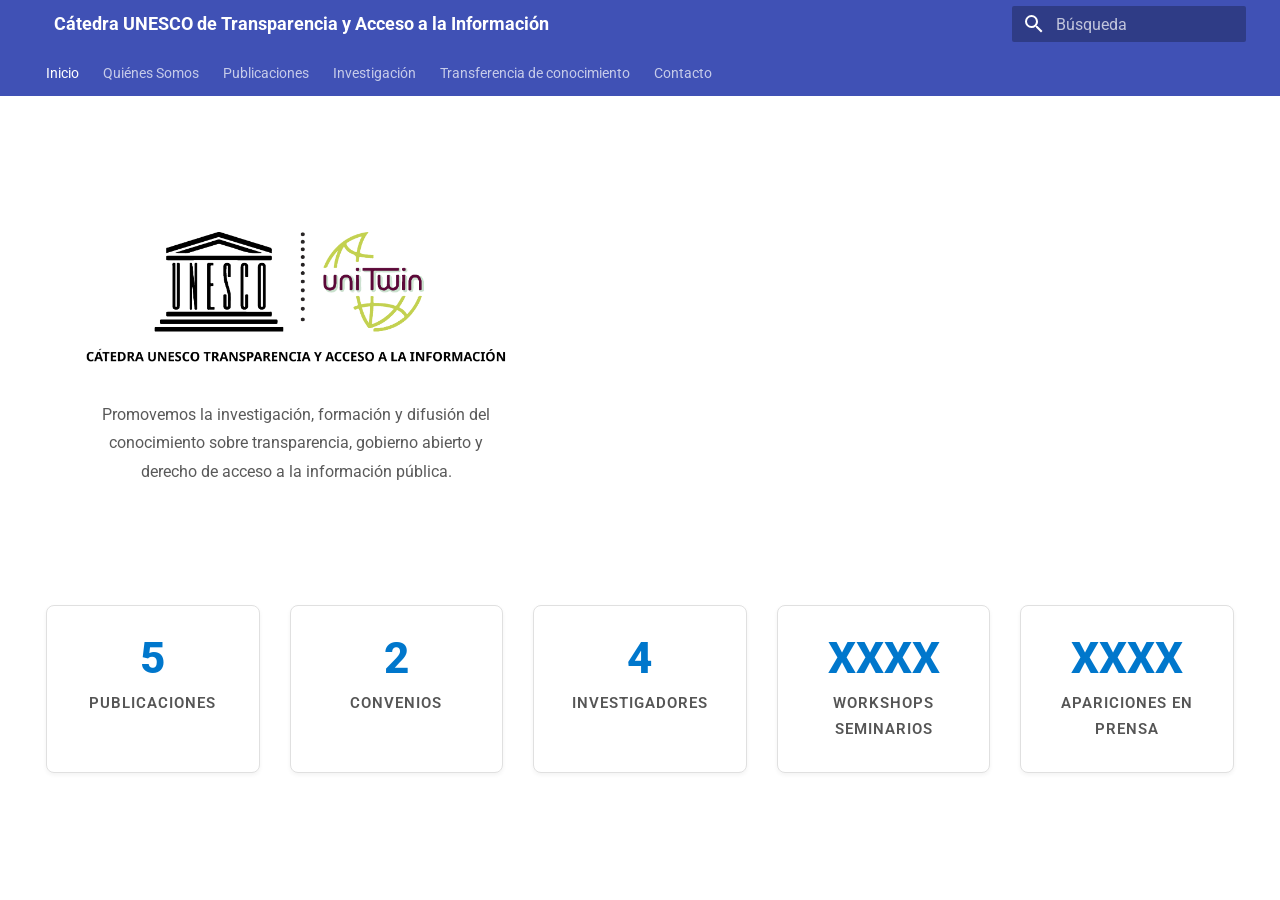
<file: index.html>
<!doctype html>
<html lang="es" class="no-js">
  <head>
    
      <meta charset="utf-8">
      <meta name="viewport" content="width=device-width,initial-scale=1">
      
        <meta name="description" content="Cátedra UNESCO dedicada a la investigación en transparencia y acceso a la información pública auspiciado por UNESCO internacional.">
      
      
      
        <link rel="canonical" href="https://joseluissanmartinmelio.github.io/unesco_page/">
      
      
      
        <link rel="next" href="quienes-somos/">
      
      
        
      
      
      <link rel="icon" href="images/icon.png">
      <meta name="generator" content="mkdocs-1.6.1, mkdocs-material-9.7.6">
    
    
      
        <title>Cátedra UNESCO de Transparencia y Acceso a la Información</title>
      
    
    
      <link rel="stylesheet" href="assets/stylesheets/main.484c7ddc.min.css">
      
        
        <link rel="stylesheet" href="assets/stylesheets/palette.ab4e12ef.min.css">
      
      


    
    
      
    
    
      
        
        
        <link rel="preconnect" href="https://fonts.gstatic.com" crossorigin>
        <link rel="stylesheet" href="https://fonts.googleapis.com/css?family=Roboto:300,300i,400,400i,700,700i%7CRoboto+Mono:400,400i,700,700i&display=fallback">
        <style>:root{--md-text-font:"Roboto";--md-code-font:"Roboto Mono"}</style>
      
    
    
      <link rel="stylesheet" href="stylesheets/extra.css">
    
    <script>__md_scope=new URL(".",location),__md_hash=e=>[...e].reduce(((e,_)=>(e<<5)-e+_.charCodeAt(0)),0),__md_get=(e,_=localStorage,t=__md_scope)=>JSON.parse(_.getItem(t.pathname+"."+e)),__md_set=(e,_,t=localStorage,a=__md_scope)=>{try{t.setItem(a.pathname+"."+e,JSON.stringify(_))}catch(e){}}</script>
    
      

    
    
  </head>
  
  
    
    
      
    
    
    
    
    <body dir="ltr" data-md-color-scheme="default" data-md-color-primary="indigo" data-md-color-accent="indigo">
  
    
    <input class="md-toggle" data-md-toggle="drawer" type="checkbox" id="__drawer" autocomplete="off">
    <input class="md-toggle" data-md-toggle="search" type="checkbox" id="__search" autocomplete="off">
    <label class="md-overlay" for="__drawer"></label>
    <div data-md-component="skip">
      
        
        <a href="#_1" class="md-skip">
          Saltar a contenido
        </a>
      
    </div>
    <div data-md-component="announce">
      
    </div>
    
    
      

<header class="md-header" data-md-component="header">
  <nav class="md-header__inner md-grid" aria-label="Cabecera">
    <a href="." title="Cátedra UNESCO de Transparencia y Acceso a la Información" class="md-header__button md-logo" aria-label="Cátedra UNESCO de Transparencia y Acceso a la Información" data-md-component="logo">
      
  
  <svg xmlns="http://www.w3.org/2000/svg" viewBox="0 0 24 24"><path d="M12 8a3 3 0 0 0 3-3 3 3 0 0 0-3-3 3 3 0 0 0-3 3 3 3 0 0 0 3 3m0 3.54C9.64 9.35 6.5 8 3 8v11c3.5 0 6.64 1.35 9 3.54 2.36-2.19 5.5-3.54 9-3.54V8c-3.5 0-6.64 1.35-9 3.54"/></svg>

    </a>
    <label class="md-header__button md-icon" for="__drawer">
      
      <svg xmlns="http://www.w3.org/2000/svg" viewBox="0 0 24 24"><path d="M3 6h18v2H3zm0 5h18v2H3zm0 5h18v2H3z"/></svg>
    </label>
    <div class="md-header__title" data-md-component="header-title">
      <div class="md-header__ellipsis">
        <div class="md-header__topic">
          <span class="md-ellipsis">
            Cátedra UNESCO de Transparencia y Acceso a la Información
          </span>
        </div>
        <div class="md-header__topic" data-md-component="header-topic">
          <span class="md-ellipsis">
            
              Inicio
            
          </span>
        </div>
      </div>
    </div>
    
      
        <form class="md-header__option" data-md-component="palette">
  
    
    
    
    <input class="md-option" data-md-color-media="" data-md-color-scheme="default" data-md-color-primary="indigo" data-md-color-accent="indigo"  aria-hidden="true"  type="radio" name="__palette" id="__palette_0">
    
  
</form>
      
    
    
      <script>var palette=__md_get("__palette");if(palette&&palette.color){if("(prefers-color-scheme)"===palette.color.media){var media=matchMedia("(prefers-color-scheme: light)"),input=document.querySelector(media.matches?"[data-md-color-media='(prefers-color-scheme: light)']":"[data-md-color-media='(prefers-color-scheme: dark)']");palette.color.media=input.getAttribute("data-md-color-media"),palette.color.scheme=input.getAttribute("data-md-color-scheme"),palette.color.primary=input.getAttribute("data-md-color-primary"),palette.color.accent=input.getAttribute("data-md-color-accent")}for(var[key,value]of Object.entries(palette.color))document.body.setAttribute("data-md-color-"+key,value)}</script>
    
    
    
      
      
        <label class="md-header__button md-icon" for="__search">
          
          <svg xmlns="http://www.w3.org/2000/svg" viewBox="0 0 24 24"><path d="M9.5 3A6.5 6.5 0 0 1 16 9.5c0 1.61-.59 3.09-1.56 4.23l.27.27h.79l5 5-1.5 1.5-5-5v-.79l-.27-.27A6.52 6.52 0 0 1 9.5 16 6.5 6.5 0 0 1 3 9.5 6.5 6.5 0 0 1 9.5 3m0 2C7 5 5 7 5 9.5S7 14 9.5 14 14 12 14 9.5 12 5 9.5 5"/></svg>
        </label>
        <div class="md-search" data-md-component="search" role="dialog">
  <label class="md-search__overlay" for="__search"></label>
  <div class="md-search__inner" role="search">
    <form class="md-search__form" name="search">
      <input type="text" class="md-search__input" name="query" aria-label="Búsqueda" placeholder="Búsqueda" autocapitalize="off" autocorrect="off" autocomplete="off" spellcheck="false" data-md-component="search-query" required>
      <label class="md-search__icon md-icon" for="__search">
        
        <svg xmlns="http://www.w3.org/2000/svg" viewBox="0 0 24 24"><path d="M9.5 3A6.5 6.5 0 0 1 16 9.5c0 1.61-.59 3.09-1.56 4.23l.27.27h.79l5 5-1.5 1.5-5-5v-.79l-.27-.27A6.52 6.52 0 0 1 9.5 16 6.5 6.5 0 0 1 3 9.5 6.5 6.5 0 0 1 9.5 3m0 2C7 5 5 7 5 9.5S7 14 9.5 14 14 12 14 9.5 12 5 9.5 5"/></svg>
        
        <svg xmlns="http://www.w3.org/2000/svg" viewBox="0 0 24 24"><path d="M20 11v2H8l5.5 5.5-1.42 1.42L4.16 12l7.92-7.92L13.5 5.5 8 11z"/></svg>
      </label>
      <nav class="md-search__options" aria-label="Buscar">
        
        <button type="reset" class="md-search__icon md-icon" title="Limpiar" aria-label="Limpiar" tabindex="-1">
          
          <svg xmlns="http://www.w3.org/2000/svg" viewBox="0 0 24 24"><path d="M19 6.41 17.59 5 12 10.59 6.41 5 5 6.41 10.59 12 5 17.59 6.41 19 12 13.41 17.59 19 19 17.59 13.41 12z"/></svg>
        </button>
      </nav>
      
    </form>
    <div class="md-search__output">
      <div class="md-search__scrollwrap" tabindex="0" data-md-scrollfix>
        <div class="md-search-result" data-md-component="search-result">
          <div class="md-search-result__meta">
            Inicializando búsqueda
          </div>
          <ol class="md-search-result__list" role="presentation"></ol>
        </div>
      </div>
    </div>
  </div>
</div>
      
    
    
  </nav>
  
</header>
    
    <div class="md-container" data-md-component="container">
      
      
        
          
            
<nav class="md-tabs" aria-label="Pestañas" data-md-component="tabs">
  <div class="md-grid">
    <ul class="md-tabs__list">
      
        
  
  
  
    
  
  
    <li class="md-tabs__item md-tabs__item--active">
      <a href="." class="md-tabs__link">
        
  
  
    
  
  Inicio

      </a>
    </li>
  

      
        
  
  
  
  
    <li class="md-tabs__item">
      <a href="quienes-somos/" class="md-tabs__link">
        
  
  
    
  
  Quiénes Somos

      </a>
    </li>
  

      
        
  
  
  
  
    <li class="md-tabs__item">
      <a href="publicaciones/" class="md-tabs__link">
        
  
  
    
  
  Publicaciones

      </a>
    </li>
  

      
        
  
  
  
  
    <li class="md-tabs__item">
      <a href="investigacion/" class="md-tabs__link">
        
  
  
    
  
  Investigación

      </a>
    </li>
  

      
        
  
  
  
  
    <li class="md-tabs__item">
      <a href="transferencia_conocimiento/" class="md-tabs__link">
        
  
  
    
  
  Transferencia de conocimiento

      </a>
    </li>
  

      
        
  
  
  
  
    <li class="md-tabs__item">
      <a href="contacto/" class="md-tabs__link">
        
  
  
    
  
  Contacto

      </a>
    </li>
  

      
    </ul>
  </div>
</nav>
          
        
      
      <main class="md-main" data-md-component="main">
        <div class="md-main__inner md-grid">
          
            
              
                
              
              <div class="md-sidebar md-sidebar--primary" data-md-component="sidebar" data-md-type="navigation" hidden>
                <div class="md-sidebar__scrollwrap">
                  <div class="md-sidebar__inner">
                    


  


<nav class="md-nav md-nav--primary md-nav--lifted" aria-label="Navegación" data-md-level="0">
  <label class="md-nav__title" for="__drawer">
    <a href="." title="Cátedra UNESCO de Transparencia y Acceso a la Información" class="md-nav__button md-logo" aria-label="Cátedra UNESCO de Transparencia y Acceso a la Información" data-md-component="logo">
      
  
  <svg xmlns="http://www.w3.org/2000/svg" viewBox="0 0 24 24"><path d="M12 8a3 3 0 0 0 3-3 3 3 0 0 0-3-3 3 3 0 0 0-3 3 3 3 0 0 0 3 3m0 3.54C9.64 9.35 6.5 8 3 8v11c3.5 0 6.64 1.35 9 3.54 2.36-2.19 5.5-3.54 9-3.54V8c-3.5 0-6.64 1.35-9 3.54"/></svg>

    </a>
    Cátedra UNESCO de Transparencia y Acceso a la Información
  </label>
  
  <ul class="md-nav__list" data-md-scrollfix>
    
      
      
  
  
    
  
  
  
    <li class="md-nav__item md-nav__item--active">
      
      <input class="md-nav__toggle md-toggle" type="checkbox" id="__toc">
      
      
        
      
      
      <a href="." class="md-nav__link md-nav__link--active">
        
  
  
  <span class="md-ellipsis">
    
  
    Inicio
  

    
  </span>
  
  

      </a>
      
    </li>
  

    
      
      
  
  
  
  
    <li class="md-nav__item">
      <a href="quienes-somos/" class="md-nav__link">
        
  
  
  <span class="md-ellipsis">
    
  
    Quiénes Somos
  

    
  </span>
  
  

      </a>
    </li>
  

    
      
      
  
  
  
  
    <li class="md-nav__item">
      <a href="publicaciones/" class="md-nav__link">
        
  
  
  <span class="md-ellipsis">
    
  
    Publicaciones
  

    
  </span>
  
  

      </a>
    </li>
  

    
      
      
  
  
  
  
    <li class="md-nav__item">
      <a href="investigacion/" class="md-nav__link">
        
  
  
  <span class="md-ellipsis">
    
  
    Investigación
  

    
  </span>
  
  

      </a>
    </li>
  

    
      
      
  
  
  
  
    <li class="md-nav__item">
      <a href="transferencia_conocimiento/" class="md-nav__link">
        
  
  
  <span class="md-ellipsis">
    
  
    Transferencia de conocimiento
  

    
  </span>
  
  

      </a>
    </li>
  

    
      
      
  
  
  
  
    <li class="md-nav__item">
      <a href="contacto/" class="md-nav__link">
        
  
  
  <span class="md-ellipsis">
    
  
    Contacto
  

    
  </span>
  
  

      </a>
    </li>
  

    
  </ul>
</nav>
                  </div>
                </div>
              </div>
            
            
              
                
              
              <div class="md-sidebar md-sidebar--secondary" data-md-component="sidebar" data-md-type="toc" hidden>
                <div class="md-sidebar__scrollwrap">
                  <div class="md-sidebar__inner">
                    

<nav class="md-nav md-nav--secondary" aria-label="Tabla de contenidos">
  
  
  
    
  
  
</nav>
                  </div>
                </div>
              </div>
            
          
          
            <div class="md-content" data-md-component="content">
              
              <article class="md-content__inner md-typeset">
                
                  
  




<h1 id="_1"></h1>
<div class="hero-top">

  <!-- Logo + subtítulo -->
  <div class="hero-left hero-section">
    <img src="images/logo.png" alt="Logo Cátedra UNESCO" class="hero-logo">
    <p class="hero-subtitle">
      Promovemos la investigación, formación y difusión del conocimiento 
      sobre transparencia, gobierno abierto y derecho de acceso a la información pública.
    </p>
  </div>

  <!-- Gráfico animado: el <video> dentro escala al 100% del iframe -->
  <div class="hero-right">
    <iframe
      src="interactive/prioridades_corrupcion.html"
      class="chart-iframe"
      frameborder="0"
      scrolling="no">
    </iframe>
  </div>

</div>

<div class="stats-grid">

  <div class="stat-card">
    <a href="publicaciones/" style="text-decoration: none; color: inherit;">
      <span class="stat-number">5</span>
      <span class="stat-label">Publicaciones</span>
    </a>
  </div>

  <div class="stat-card">
    <span class="stat-number">2</span>
    <span class="stat-label">Convenios</span>
  </div>

  <div class="stat-card">
    <a href="quienes-somos/" style="text-decoration: none; color: inherit;">
      <span class="stat-number">4</span>
      <span class="stat-label">Investigadores</span>
    </a>
  </div>

  <div class="stat-card">
    <span class="stat-number">XXXX</span>
    <span class="stat-label">Workshops Seminarios</span>
  </div>

  <div class="stat-card">
    <span class="stat-number">XXXX</span>
    <span class="stat-label">Apariciones en prensa</span>
  </div>

</div>







  
  




  



                
              </article>
            </div>
          
          
<script>var target=document.getElementById(location.hash.slice(1));target&&target.name&&(target.checked=target.name.startsWith("__tabbed_"))</script>
        </div>
        
      </main>
      
        <footer class="md-footer">
  
  <div class="md-footer-meta md-typeset">
    <div class="md-footer-meta__inner md-grid">
      <div class="md-copyright">
  
  
    Made with
    <a href="https://squidfunk.github.io/mkdocs-material/" target="_blank" rel="noopener">
      Material for MkDocs
    </a>
  
</div>
      
    </div>
  </div>
</footer>
      
    </div>
    <div class="md-dialog" data-md-component="dialog">
      <div class="md-dialog__inner md-typeset"></div>
    </div>
    
    
    
      
      
      <script id="__config" type="application/json">{"annotate": null, "base": ".", "features": ["navigation.tabs", "navigation.indexes", "navigation.smooth_scroll"], "search": "assets/javascripts/workers/search.2c215733.min.js", "tags": null, "translations": {"clipboard.copied": "Copiado al portapapeles", "clipboard.copy": "Copiar al portapapeles", "search.result.more.one": "1 m\u00e1s en esta p\u00e1gina", "search.result.more.other": "# m\u00e1s en esta p\u00e1gina", "search.result.none": "No se encontraron documentos", "search.result.one": "1 documento encontrado", "search.result.other": "# documentos encontrados", "search.result.placeholder": "Teclee para comenzar b\u00fasqueda", "search.result.term.missing": "Falta", "select.version": "Seleccionar versi\u00f3n"}, "version": null}</script>
    
    
      <script src="assets/javascripts/bundle.79ae519e.min.js"></script>
      
    
  </body>
</html>
</file>
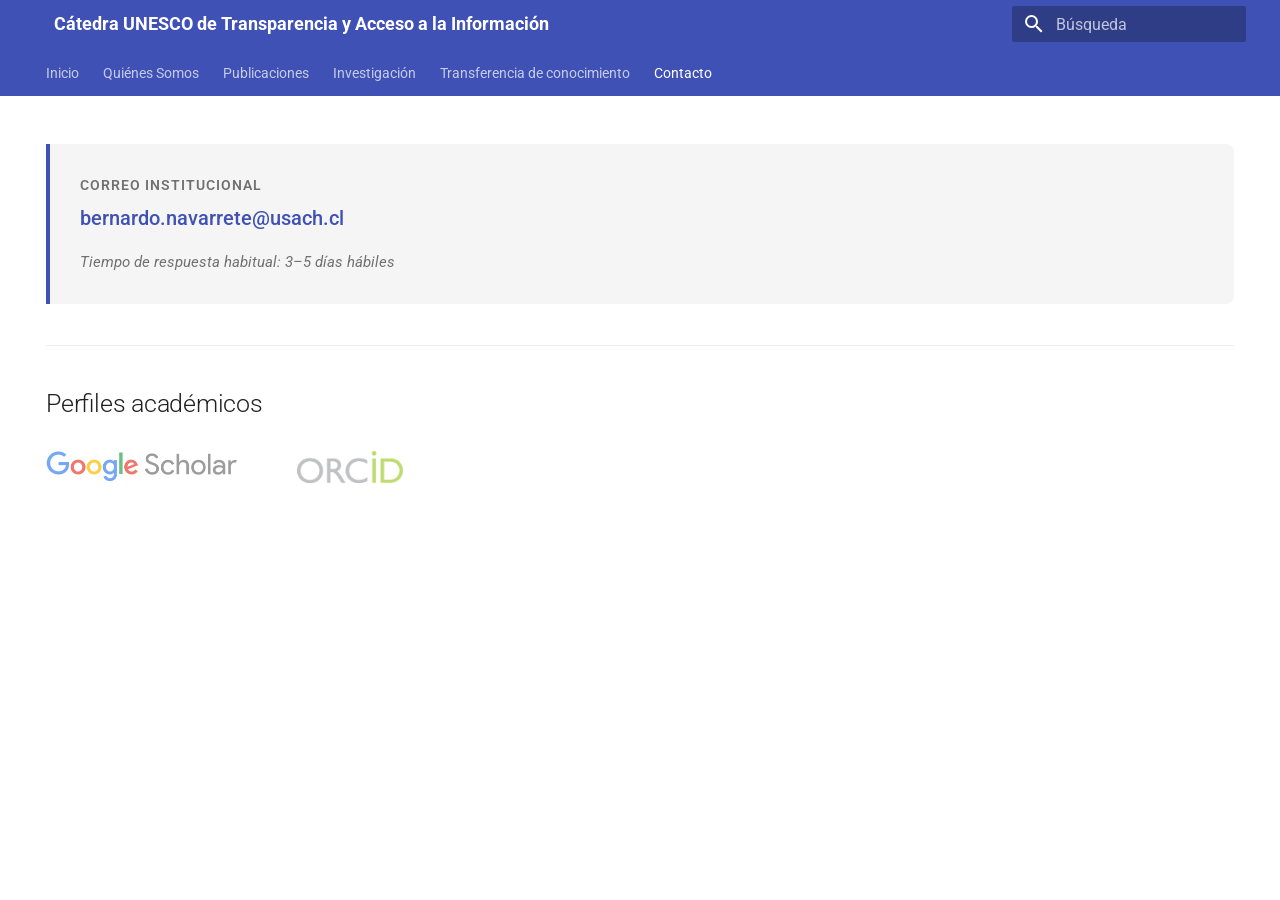
<file: contacto/index.html>
<!doctype html>
<html lang="es" class="no-js">
  <head>
    
      <meta charset="utf-8">
      <meta name="viewport" content="width=device-width,initial-scale=1">
      
        <meta name="description" content="Cátedra UNESCO dedicada a la investigación en transparencia y acceso a la información pública auspiciado por UNESCO internacional.">
      
      
      
        <link rel="canonical" href="https://joseluissanmartinmelio.github.io/unesco_page/contacto/">
      
      
        <link rel="prev" href="../transferencia_conocimiento/">
      
      
      
        
      
      
      <link rel="icon" href="../images/icon.png">
      <meta name="generator" content="mkdocs-1.6.1, mkdocs-material-9.7.6">
    
    
      
        <title>Contacto - Cátedra UNESCO de Transparencia y Acceso a la Información</title>
      
    
    
      <link rel="stylesheet" href="../assets/stylesheets/main.484c7ddc.min.css">
      
        
        <link rel="stylesheet" href="../assets/stylesheets/palette.ab4e12ef.min.css">
      
      


    
    
      
    
    
      
        
        
        <link rel="preconnect" href="https://fonts.gstatic.com" crossorigin>
        <link rel="stylesheet" href="https://fonts.googleapis.com/css?family=Roboto:300,300i,400,400i,700,700i%7CRoboto+Mono:400,400i,700,700i&display=fallback">
        <style>:root{--md-text-font:"Roboto";--md-code-font:"Roboto Mono"}</style>
      
    
    
      <link rel="stylesheet" href="../stylesheets/extra.css">
    
    <script>__md_scope=new URL("..",location),__md_hash=e=>[...e].reduce(((e,_)=>(e<<5)-e+_.charCodeAt(0)),0),__md_get=(e,_=localStorage,t=__md_scope)=>JSON.parse(_.getItem(t.pathname+"."+e)),__md_set=(e,_,t=localStorage,a=__md_scope)=>{try{t.setItem(a.pathname+"."+e,JSON.stringify(_))}catch(e){}}</script>
    
      

    
    
  </head>
  
  
    
    
      
    
    
    
    
    <body dir="ltr" data-md-color-scheme="default" data-md-color-primary="indigo" data-md-color-accent="indigo">
  
    
    <input class="md-toggle" data-md-toggle="drawer" type="checkbox" id="__drawer" autocomplete="off">
    <input class="md-toggle" data-md-toggle="search" type="checkbox" id="__search" autocomplete="off">
    <label class="md-overlay" for="__drawer"></label>
    <div data-md-component="skip">
      
        
        <a href="#_1" class="md-skip">
          Saltar a contenido
        </a>
      
    </div>
    <div data-md-component="announce">
      
    </div>
    
    
      

<header class="md-header" data-md-component="header">
  <nav class="md-header__inner md-grid" aria-label="Cabecera">
    <a href=".." title="Cátedra UNESCO de Transparencia y Acceso a la Información" class="md-header__button md-logo" aria-label="Cátedra UNESCO de Transparencia y Acceso a la Información" data-md-component="logo">
      
  
  <svg xmlns="http://www.w3.org/2000/svg" viewBox="0 0 24 24"><path d="M12 8a3 3 0 0 0 3-3 3 3 0 0 0-3-3 3 3 0 0 0-3 3 3 3 0 0 0 3 3m0 3.54C9.64 9.35 6.5 8 3 8v11c3.5 0 6.64 1.35 9 3.54 2.36-2.19 5.5-3.54 9-3.54V8c-3.5 0-6.64 1.35-9 3.54"/></svg>

    </a>
    <label class="md-header__button md-icon" for="__drawer">
      
      <svg xmlns="http://www.w3.org/2000/svg" viewBox="0 0 24 24"><path d="M3 6h18v2H3zm0 5h18v2H3zm0 5h18v2H3z"/></svg>
    </label>
    <div class="md-header__title" data-md-component="header-title">
      <div class="md-header__ellipsis">
        <div class="md-header__topic">
          <span class="md-ellipsis">
            Cátedra UNESCO de Transparencia y Acceso a la Información
          </span>
        </div>
        <div class="md-header__topic" data-md-component="header-topic">
          <span class="md-ellipsis">
            
              Contacto
            
          </span>
        </div>
      </div>
    </div>
    
      
        <form class="md-header__option" data-md-component="palette">
  
    
    
    
    <input class="md-option" data-md-color-media="" data-md-color-scheme="default" data-md-color-primary="indigo" data-md-color-accent="indigo"  aria-hidden="true"  type="radio" name="__palette" id="__palette_0">
    
  
</form>
      
    
    
      <script>var palette=__md_get("__palette");if(palette&&palette.color){if("(prefers-color-scheme)"===palette.color.media){var media=matchMedia("(prefers-color-scheme: light)"),input=document.querySelector(media.matches?"[data-md-color-media='(prefers-color-scheme: light)']":"[data-md-color-media='(prefers-color-scheme: dark)']");palette.color.media=input.getAttribute("data-md-color-media"),palette.color.scheme=input.getAttribute("data-md-color-scheme"),palette.color.primary=input.getAttribute("data-md-color-primary"),palette.color.accent=input.getAttribute("data-md-color-accent")}for(var[key,value]of Object.entries(palette.color))document.body.setAttribute("data-md-color-"+key,value)}</script>
    
    
    
      
      
        <label class="md-header__button md-icon" for="__search">
          
          <svg xmlns="http://www.w3.org/2000/svg" viewBox="0 0 24 24"><path d="M9.5 3A6.5 6.5 0 0 1 16 9.5c0 1.61-.59 3.09-1.56 4.23l.27.27h.79l5 5-1.5 1.5-5-5v-.79l-.27-.27A6.52 6.52 0 0 1 9.5 16 6.5 6.5 0 0 1 3 9.5 6.5 6.5 0 0 1 9.5 3m0 2C7 5 5 7 5 9.5S7 14 9.5 14 14 12 14 9.5 12 5 9.5 5"/></svg>
        </label>
        <div class="md-search" data-md-component="search" role="dialog">
  <label class="md-search__overlay" for="__search"></label>
  <div class="md-search__inner" role="search">
    <form class="md-search__form" name="search">
      <input type="text" class="md-search__input" name="query" aria-label="Búsqueda" placeholder="Búsqueda" autocapitalize="off" autocorrect="off" autocomplete="off" spellcheck="false" data-md-component="search-query" required>
      <label class="md-search__icon md-icon" for="__search">
        
        <svg xmlns="http://www.w3.org/2000/svg" viewBox="0 0 24 24"><path d="M9.5 3A6.5 6.5 0 0 1 16 9.5c0 1.61-.59 3.09-1.56 4.23l.27.27h.79l5 5-1.5 1.5-5-5v-.79l-.27-.27A6.52 6.52 0 0 1 9.5 16 6.5 6.5 0 0 1 3 9.5 6.5 6.5 0 0 1 9.5 3m0 2C7 5 5 7 5 9.5S7 14 9.5 14 14 12 14 9.5 12 5 9.5 5"/></svg>
        
        <svg xmlns="http://www.w3.org/2000/svg" viewBox="0 0 24 24"><path d="M20 11v2H8l5.5 5.5-1.42 1.42L4.16 12l7.92-7.92L13.5 5.5 8 11z"/></svg>
      </label>
      <nav class="md-search__options" aria-label="Buscar">
        
        <button type="reset" class="md-search__icon md-icon" title="Limpiar" aria-label="Limpiar" tabindex="-1">
          
          <svg xmlns="http://www.w3.org/2000/svg" viewBox="0 0 24 24"><path d="M19 6.41 17.59 5 12 10.59 6.41 5 5 6.41 10.59 12 5 17.59 6.41 19 12 13.41 17.59 19 19 17.59 13.41 12z"/></svg>
        </button>
      </nav>
      
    </form>
    <div class="md-search__output">
      <div class="md-search__scrollwrap" tabindex="0" data-md-scrollfix>
        <div class="md-search-result" data-md-component="search-result">
          <div class="md-search-result__meta">
            Inicializando búsqueda
          </div>
          <ol class="md-search-result__list" role="presentation"></ol>
        </div>
      </div>
    </div>
  </div>
</div>
      
    
    
  </nav>
  
</header>
    
    <div class="md-container" data-md-component="container">
      
      
        
          
            
<nav class="md-tabs" aria-label="Pestañas" data-md-component="tabs">
  <div class="md-grid">
    <ul class="md-tabs__list">
      
        
  
  
  
  
    <li class="md-tabs__item">
      <a href=".." class="md-tabs__link">
        
  
  
    
  
  Inicio

      </a>
    </li>
  

      
        
  
  
  
  
    <li class="md-tabs__item">
      <a href="../quienes-somos/" class="md-tabs__link">
        
  
  
    
  
  Quiénes Somos

      </a>
    </li>
  

      
        
  
  
  
  
    <li class="md-tabs__item">
      <a href="../publicaciones/" class="md-tabs__link">
        
  
  
    
  
  Publicaciones

      </a>
    </li>
  

      
        
  
  
  
  
    <li class="md-tabs__item">
      <a href="../investigacion/" class="md-tabs__link">
        
  
  
    
  
  Investigación

      </a>
    </li>
  

      
        
  
  
  
  
    <li class="md-tabs__item">
      <a href="../transferencia_conocimiento/" class="md-tabs__link">
        
  
  
    
  
  Transferencia de conocimiento

      </a>
    </li>
  

      
        
  
  
  
    
  
  
    <li class="md-tabs__item md-tabs__item--active">
      <a href="./" class="md-tabs__link">
        
  
  
    
  
  Contacto

      </a>
    </li>
  

      
    </ul>
  </div>
</nav>
          
        
      
      <main class="md-main" data-md-component="main">
        <div class="md-main__inner md-grid">
          
            
              
                
              
              <div class="md-sidebar md-sidebar--primary" data-md-component="sidebar" data-md-type="navigation" hidden>
                <div class="md-sidebar__scrollwrap">
                  <div class="md-sidebar__inner">
                    


  


<nav class="md-nav md-nav--primary md-nav--lifted" aria-label="Navegación" data-md-level="0">
  <label class="md-nav__title" for="__drawer">
    <a href=".." title="Cátedra UNESCO de Transparencia y Acceso a la Información" class="md-nav__button md-logo" aria-label="Cátedra UNESCO de Transparencia y Acceso a la Información" data-md-component="logo">
      
  
  <svg xmlns="http://www.w3.org/2000/svg" viewBox="0 0 24 24"><path d="M12 8a3 3 0 0 0 3-3 3 3 0 0 0-3-3 3 3 0 0 0-3 3 3 3 0 0 0 3 3m0 3.54C9.64 9.35 6.5 8 3 8v11c3.5 0 6.64 1.35 9 3.54 2.36-2.19 5.5-3.54 9-3.54V8c-3.5 0-6.64 1.35-9 3.54"/></svg>

    </a>
    Cátedra UNESCO de Transparencia y Acceso a la Información
  </label>
  
  <ul class="md-nav__list" data-md-scrollfix>
    
      
      
  
  
  
  
    <li class="md-nav__item">
      <a href=".." class="md-nav__link">
        
  
  
  <span class="md-ellipsis">
    
  
    Inicio
  

    
  </span>
  
  

      </a>
    </li>
  

    
      
      
  
  
  
  
    <li class="md-nav__item">
      <a href="../quienes-somos/" class="md-nav__link">
        
  
  
  <span class="md-ellipsis">
    
  
    Quiénes Somos
  

    
  </span>
  
  

      </a>
    </li>
  

    
      
      
  
  
  
  
    <li class="md-nav__item">
      <a href="../publicaciones/" class="md-nav__link">
        
  
  
  <span class="md-ellipsis">
    
  
    Publicaciones
  

    
  </span>
  
  

      </a>
    </li>
  

    
      
      
  
  
  
  
    <li class="md-nav__item">
      <a href="../investigacion/" class="md-nav__link">
        
  
  
  <span class="md-ellipsis">
    
  
    Investigación
  

    
  </span>
  
  

      </a>
    </li>
  

    
      
      
  
  
  
  
    <li class="md-nav__item">
      <a href="../transferencia_conocimiento/" class="md-nav__link">
        
  
  
  <span class="md-ellipsis">
    
  
    Transferencia de conocimiento
  

    
  </span>
  
  

      </a>
    </li>
  

    
      
      
  
  
    
  
  
  
    <li class="md-nav__item md-nav__item--active">
      
      <input class="md-nav__toggle md-toggle" type="checkbox" id="__toc">
      
      
        
      
      
        <label class="md-nav__link md-nav__link--active" for="__toc">
          
  
  
  <span class="md-ellipsis">
    
  
    Contacto
  

    
  </span>
  
  

          <span class="md-nav__icon md-icon"></span>
        </label>
      
      <a href="./" class="md-nav__link md-nav__link--active">
        
  
  
  <span class="md-ellipsis">
    
  
    Contacto
  

    
  </span>
  
  

      </a>
      
        

<nav class="md-nav md-nav--secondary" aria-label="Tabla de contenidos">
  
  
  
    
  
  
    <label class="md-nav__title" for="__toc">
      <span class="md-nav__icon md-icon"></span>
      Tabla de contenidos
    </label>
    <ul class="md-nav__list" data-md-component="toc" data-md-scrollfix>
      
        <li class="md-nav__item">
  <a href="#perfiles-academicos" class="md-nav__link">
    <span class="md-ellipsis">
      
        Perfiles académicos
      
    </span>
  </a>
  
</li>
      
    </ul>
  
</nav>
      
    </li>
  

    
  </ul>
</nav>
                  </div>
                </div>
              </div>
            
            
              
                
              
              <div class="md-sidebar md-sidebar--secondary" data-md-component="sidebar" data-md-type="toc" hidden>
                <div class="md-sidebar__scrollwrap">
                  <div class="md-sidebar__inner">
                    

<nav class="md-nav md-nav--secondary" aria-label="Tabla de contenidos">
  
  
  
    
  
  
    <label class="md-nav__title" for="__toc">
      <span class="md-nav__icon md-icon"></span>
      Tabla de contenidos
    </label>
    <ul class="md-nav__list" data-md-component="toc" data-md-scrollfix>
      
        <li class="md-nav__item">
  <a href="#perfiles-academicos" class="md-nav__link">
    <span class="md-ellipsis">
      
        Perfiles académicos
      
    </span>
  </a>
  
</li>
      
    </ul>
  
</nav>
                  </div>
                </div>
              </div>
            
          
          
            <div class="md-content" data-md-component="content">
              
              <article class="md-content__inner md-typeset">
                
                  
  




<h1 id="_1"></h1>
<div class="contact-grid">
  <div class="contact-card contact-card--primary">
    <div class="contact-label">Correo institucional</div>
    <a href="mailto:bernardo.navarrete@usach.cl" class="contact-value">bernardo.navarrete@usach.cl</a>
    <p class="contact-note">Tiempo de respuesta habitual: 3–5 días hábiles</p>
  </div>
</div>

<hr />
<h2 id="perfiles-academicos">Perfiles académicos</h2>
<div class="profiles-grid">

  <a href="https://scholar.google.com/citations?user=6-x7YnMAAAAJ&hl=es&oi=ao" class="profile-card" target="_blank">
    <img src="../images/logo_scholar.png" alt="Google Scholar" class="profile-logo" style="height:32px;width:auto;">
  </a>

  <a href="https://orcid.org/0000-0001-9186-3597" class="profile-card" target="_blank">
    <img src="../images/logo_orcid.png" alt="ORCID" class="profile-logo" style="height:32px;width:auto;">
  </a>

</div>







  
  




  



                
              </article>
            </div>
          
          
<script>var target=document.getElementById(location.hash.slice(1));target&&target.name&&(target.checked=target.name.startsWith("__tabbed_"))</script>
        </div>
        
      </main>
      
        <footer class="md-footer">
  
  <div class="md-footer-meta md-typeset">
    <div class="md-footer-meta__inner md-grid">
      <div class="md-copyright">
  
  
    Made with
    <a href="https://squidfunk.github.io/mkdocs-material/" target="_blank" rel="noopener">
      Material for MkDocs
    </a>
  
</div>
      
    </div>
  </div>
</footer>
      
    </div>
    <div class="md-dialog" data-md-component="dialog">
      <div class="md-dialog__inner md-typeset"></div>
    </div>
    
    
    
      
      
      <script id="__config" type="application/json">{"annotate": null, "base": "..", "features": ["navigation.tabs", "navigation.indexes", "navigation.smooth_scroll"], "search": "../assets/javascripts/workers/search.2c215733.min.js", "tags": null, "translations": {"clipboard.copied": "Copiado al portapapeles", "clipboard.copy": "Copiar al portapapeles", "search.result.more.one": "1 m\u00e1s en esta p\u00e1gina", "search.result.more.other": "# m\u00e1s en esta p\u00e1gina", "search.result.none": "No se encontraron documentos", "search.result.one": "1 documento encontrado", "search.result.other": "# documentos encontrados", "search.result.placeholder": "Teclee para comenzar b\u00fasqueda", "search.result.term.missing": "Falta", "select.version": "Seleccionar versi\u00f3n"}, "version": null}</script>
    
    
      <script src="../assets/javascripts/bundle.79ae519e.min.js"></script>
      
    
  </body>
</html>
</file>
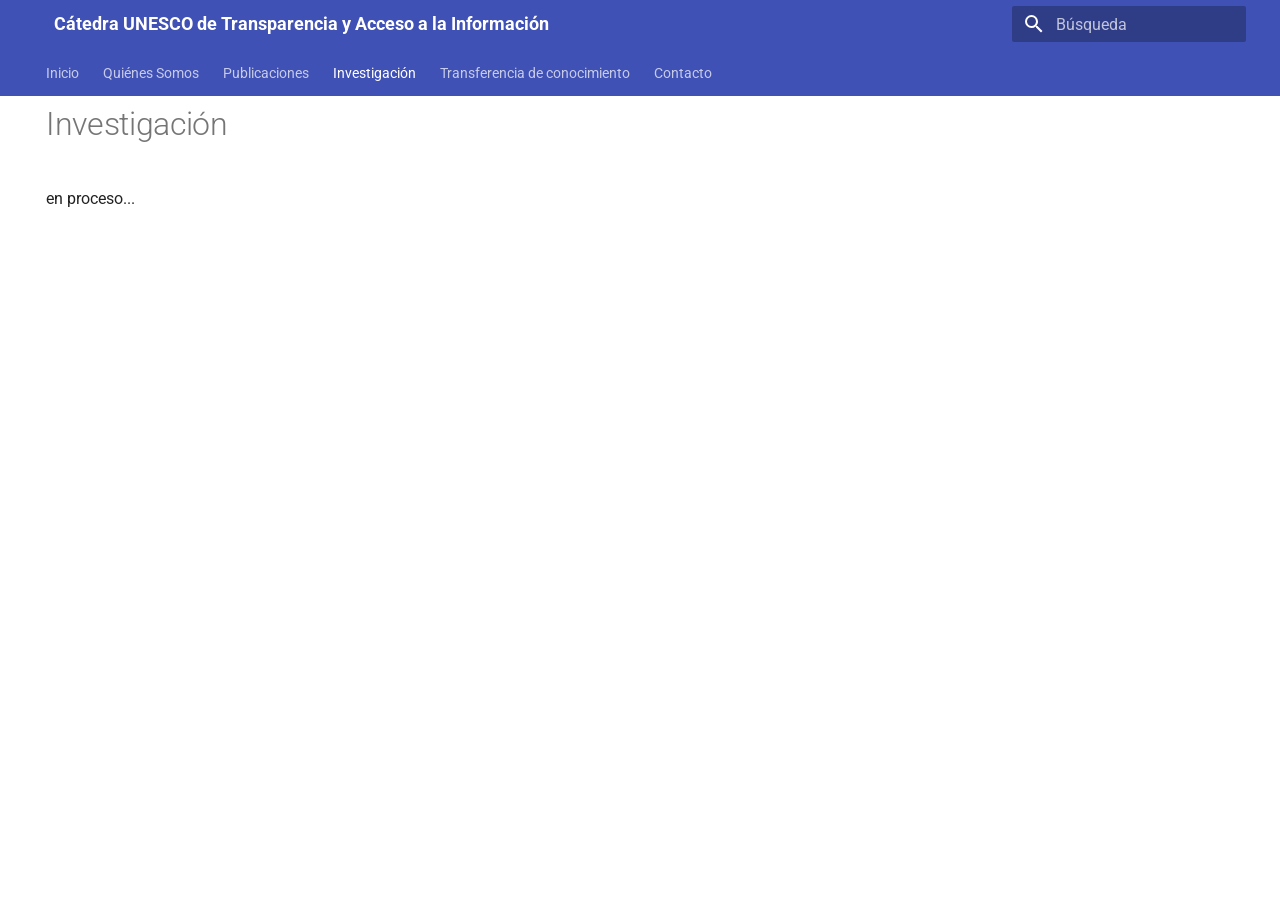
<file: investigacion/index.html>
<!doctype html>
<html lang="es" class="no-js">
  <head>
    
      <meta charset="utf-8">
      <meta name="viewport" content="width=device-width,initial-scale=1">
      
        <meta name="description" content="Cátedra UNESCO dedicada a la investigación en transparencia y acceso a la información pública auspiciado por UNESCO internacional.">
      
      
      
        <link rel="canonical" href="https://joseluissanmartinmelio.github.io/unesco_page/investigacion/">
      
      
        <link rel="prev" href="../publicaciones/">
      
      
        <link rel="next" href="../transferencia_conocimiento/">
      
      
        
      
      
      <link rel="icon" href="../images/icon.png">
      <meta name="generator" content="mkdocs-1.6.1, mkdocs-material-9.7.6">
    
    
      
        <title>Investigación - Cátedra UNESCO de Transparencia y Acceso a la Información</title>
      
    
    
      <link rel="stylesheet" href="../assets/stylesheets/main.484c7ddc.min.css">
      
        
        <link rel="stylesheet" href="../assets/stylesheets/palette.ab4e12ef.min.css">
      
      


    
    
      
    
    
      
        
        
        <link rel="preconnect" href="https://fonts.gstatic.com" crossorigin>
        <link rel="stylesheet" href="https://fonts.googleapis.com/css?family=Roboto:300,300i,400,400i,700,700i%7CRoboto+Mono:400,400i,700,700i&display=fallback">
        <style>:root{--md-text-font:"Roboto";--md-code-font:"Roboto Mono"}</style>
      
    
    
      <link rel="stylesheet" href="../stylesheets/extra.css">
    
    <script>__md_scope=new URL("..",location),__md_hash=e=>[...e].reduce(((e,_)=>(e<<5)-e+_.charCodeAt(0)),0),__md_get=(e,_=localStorage,t=__md_scope)=>JSON.parse(_.getItem(t.pathname+"."+e)),__md_set=(e,_,t=localStorage,a=__md_scope)=>{try{t.setItem(a.pathname+"."+e,JSON.stringify(_))}catch(e){}}</script>
    
      

    
    
  </head>
  
  
    
    
      
    
    
    
    
    <body dir="ltr" data-md-color-scheme="default" data-md-color-primary="indigo" data-md-color-accent="indigo">
  
    
    <input class="md-toggle" data-md-toggle="drawer" type="checkbox" id="__drawer" autocomplete="off">
    <input class="md-toggle" data-md-toggle="search" type="checkbox" id="__search" autocomplete="off">
    <label class="md-overlay" for="__drawer"></label>
    <div data-md-component="skip">
      
    </div>
    <div data-md-component="announce">
      
    </div>
    
    
      

<header class="md-header" data-md-component="header">
  <nav class="md-header__inner md-grid" aria-label="Cabecera">
    <a href=".." title="Cátedra UNESCO de Transparencia y Acceso a la Información" class="md-header__button md-logo" aria-label="Cátedra UNESCO de Transparencia y Acceso a la Información" data-md-component="logo">
      
  
  <svg xmlns="http://www.w3.org/2000/svg" viewBox="0 0 24 24"><path d="M12 8a3 3 0 0 0 3-3 3 3 0 0 0-3-3 3 3 0 0 0-3 3 3 3 0 0 0 3 3m0 3.54C9.64 9.35 6.5 8 3 8v11c3.5 0 6.64 1.35 9 3.54 2.36-2.19 5.5-3.54 9-3.54V8c-3.5 0-6.64 1.35-9 3.54"/></svg>

    </a>
    <label class="md-header__button md-icon" for="__drawer">
      
      <svg xmlns="http://www.w3.org/2000/svg" viewBox="0 0 24 24"><path d="M3 6h18v2H3zm0 5h18v2H3zm0 5h18v2H3z"/></svg>
    </label>
    <div class="md-header__title" data-md-component="header-title">
      <div class="md-header__ellipsis">
        <div class="md-header__topic">
          <span class="md-ellipsis">
            Cátedra UNESCO de Transparencia y Acceso a la Información
          </span>
        </div>
        <div class="md-header__topic" data-md-component="header-topic">
          <span class="md-ellipsis">
            
              Investigación
            
          </span>
        </div>
      </div>
    </div>
    
      
        <form class="md-header__option" data-md-component="palette">
  
    
    
    
    <input class="md-option" data-md-color-media="" data-md-color-scheme="default" data-md-color-primary="indigo" data-md-color-accent="indigo"  aria-hidden="true"  type="radio" name="__palette" id="__palette_0">
    
  
</form>
      
    
    
      <script>var palette=__md_get("__palette");if(palette&&palette.color){if("(prefers-color-scheme)"===palette.color.media){var media=matchMedia("(prefers-color-scheme: light)"),input=document.querySelector(media.matches?"[data-md-color-media='(prefers-color-scheme: light)']":"[data-md-color-media='(prefers-color-scheme: dark)']");palette.color.media=input.getAttribute("data-md-color-media"),palette.color.scheme=input.getAttribute("data-md-color-scheme"),palette.color.primary=input.getAttribute("data-md-color-primary"),palette.color.accent=input.getAttribute("data-md-color-accent")}for(var[key,value]of Object.entries(palette.color))document.body.setAttribute("data-md-color-"+key,value)}</script>
    
    
    
      
      
        <label class="md-header__button md-icon" for="__search">
          
          <svg xmlns="http://www.w3.org/2000/svg" viewBox="0 0 24 24"><path d="M9.5 3A6.5 6.5 0 0 1 16 9.5c0 1.61-.59 3.09-1.56 4.23l.27.27h.79l5 5-1.5 1.5-5-5v-.79l-.27-.27A6.52 6.52 0 0 1 9.5 16 6.5 6.5 0 0 1 3 9.5 6.5 6.5 0 0 1 9.5 3m0 2C7 5 5 7 5 9.5S7 14 9.5 14 14 12 14 9.5 12 5 9.5 5"/></svg>
        </label>
        <div class="md-search" data-md-component="search" role="dialog">
  <label class="md-search__overlay" for="__search"></label>
  <div class="md-search__inner" role="search">
    <form class="md-search__form" name="search">
      <input type="text" class="md-search__input" name="query" aria-label="Búsqueda" placeholder="Búsqueda" autocapitalize="off" autocorrect="off" autocomplete="off" spellcheck="false" data-md-component="search-query" required>
      <label class="md-search__icon md-icon" for="__search">
        
        <svg xmlns="http://www.w3.org/2000/svg" viewBox="0 0 24 24"><path d="M9.5 3A6.5 6.5 0 0 1 16 9.5c0 1.61-.59 3.09-1.56 4.23l.27.27h.79l5 5-1.5 1.5-5-5v-.79l-.27-.27A6.52 6.52 0 0 1 9.5 16 6.5 6.5 0 0 1 3 9.5 6.5 6.5 0 0 1 9.5 3m0 2C7 5 5 7 5 9.5S7 14 9.5 14 14 12 14 9.5 12 5 9.5 5"/></svg>
        
        <svg xmlns="http://www.w3.org/2000/svg" viewBox="0 0 24 24"><path d="M20 11v2H8l5.5 5.5-1.42 1.42L4.16 12l7.92-7.92L13.5 5.5 8 11z"/></svg>
      </label>
      <nav class="md-search__options" aria-label="Buscar">
        
        <button type="reset" class="md-search__icon md-icon" title="Limpiar" aria-label="Limpiar" tabindex="-1">
          
          <svg xmlns="http://www.w3.org/2000/svg" viewBox="0 0 24 24"><path d="M19 6.41 17.59 5 12 10.59 6.41 5 5 6.41 10.59 12 5 17.59 6.41 19 12 13.41 17.59 19 19 17.59 13.41 12z"/></svg>
        </button>
      </nav>
      
    </form>
    <div class="md-search__output">
      <div class="md-search__scrollwrap" tabindex="0" data-md-scrollfix>
        <div class="md-search-result" data-md-component="search-result">
          <div class="md-search-result__meta">
            Inicializando búsqueda
          </div>
          <ol class="md-search-result__list" role="presentation"></ol>
        </div>
      </div>
    </div>
  </div>
</div>
      
    
    
  </nav>
  
</header>
    
    <div class="md-container" data-md-component="container">
      
      
        
          
            
<nav class="md-tabs" aria-label="Pestañas" data-md-component="tabs">
  <div class="md-grid">
    <ul class="md-tabs__list">
      
        
  
  
  
  
    <li class="md-tabs__item">
      <a href=".." class="md-tabs__link">
        
  
  
    
  
  Inicio

      </a>
    </li>
  

      
        
  
  
  
  
    <li class="md-tabs__item">
      <a href="../quienes-somos/" class="md-tabs__link">
        
  
  
    
  
  Quiénes Somos

      </a>
    </li>
  

      
        
  
  
  
  
    <li class="md-tabs__item">
      <a href="../publicaciones/" class="md-tabs__link">
        
  
  
    
  
  Publicaciones

      </a>
    </li>
  

      
        
  
  
  
    
  
  
    <li class="md-tabs__item md-tabs__item--active">
      <a href="./" class="md-tabs__link">
        
  
  
    
  
  Investigación

      </a>
    </li>
  

      
        
  
  
  
  
    <li class="md-tabs__item">
      <a href="../transferencia_conocimiento/" class="md-tabs__link">
        
  
  
    
  
  Transferencia de conocimiento

      </a>
    </li>
  

      
        
  
  
  
  
    <li class="md-tabs__item">
      <a href="../contacto/" class="md-tabs__link">
        
  
  
    
  
  Contacto

      </a>
    </li>
  

      
    </ul>
  </div>
</nav>
          
        
      
      <main class="md-main" data-md-component="main">
        <div class="md-main__inner md-grid">
          
            
              
                
              
              <div class="md-sidebar md-sidebar--primary" data-md-component="sidebar" data-md-type="navigation" hidden>
                <div class="md-sidebar__scrollwrap">
                  <div class="md-sidebar__inner">
                    


  


<nav class="md-nav md-nav--primary md-nav--lifted" aria-label="Navegación" data-md-level="0">
  <label class="md-nav__title" for="__drawer">
    <a href=".." title="Cátedra UNESCO de Transparencia y Acceso a la Información" class="md-nav__button md-logo" aria-label="Cátedra UNESCO de Transparencia y Acceso a la Información" data-md-component="logo">
      
  
  <svg xmlns="http://www.w3.org/2000/svg" viewBox="0 0 24 24"><path d="M12 8a3 3 0 0 0 3-3 3 3 0 0 0-3-3 3 3 0 0 0-3 3 3 3 0 0 0 3 3m0 3.54C9.64 9.35 6.5 8 3 8v11c3.5 0 6.64 1.35 9 3.54 2.36-2.19 5.5-3.54 9-3.54V8c-3.5 0-6.64 1.35-9 3.54"/></svg>

    </a>
    Cátedra UNESCO de Transparencia y Acceso a la Información
  </label>
  
  <ul class="md-nav__list" data-md-scrollfix>
    
      
      
  
  
  
  
    <li class="md-nav__item">
      <a href=".." class="md-nav__link">
        
  
  
  <span class="md-ellipsis">
    
  
    Inicio
  

    
  </span>
  
  

      </a>
    </li>
  

    
      
      
  
  
  
  
    <li class="md-nav__item">
      <a href="../quienes-somos/" class="md-nav__link">
        
  
  
  <span class="md-ellipsis">
    
  
    Quiénes Somos
  

    
  </span>
  
  

      </a>
    </li>
  

    
      
      
  
  
  
  
    <li class="md-nav__item">
      <a href="../publicaciones/" class="md-nav__link">
        
  
  
  <span class="md-ellipsis">
    
  
    Publicaciones
  

    
  </span>
  
  

      </a>
    </li>
  

    
      
      
  
  
    
  
  
  
    <li class="md-nav__item md-nav__item--active">
      
      <input class="md-nav__toggle md-toggle" type="checkbox" id="__toc">
      
      
      
      <a href="./" class="md-nav__link md-nav__link--active">
        
  
  
  <span class="md-ellipsis">
    
  
    Investigación
  

    
  </span>
  
  

      </a>
      
    </li>
  

    
      
      
  
  
  
  
    <li class="md-nav__item">
      <a href="../transferencia_conocimiento/" class="md-nav__link">
        
  
  
  <span class="md-ellipsis">
    
  
    Transferencia de conocimiento
  

    
  </span>
  
  

      </a>
    </li>
  

    
      
      
  
  
  
  
    <li class="md-nav__item">
      <a href="../contacto/" class="md-nav__link">
        
  
  
  <span class="md-ellipsis">
    
  
    Contacto
  

    
  </span>
  
  

      </a>
    </li>
  

    
  </ul>
</nav>
                  </div>
                </div>
              </div>
            
            
              
                
              
              <div class="md-sidebar md-sidebar--secondary" data-md-component="sidebar" data-md-type="toc" >
                <div class="md-sidebar__scrollwrap">
                  <div class="md-sidebar__inner">
                    

<nav class="md-nav md-nav--secondary" aria-label="Tabla de contenidos">
  
  
  
  
</nav>
                  </div>
                </div>
              </div>
            
          
          
            <div class="md-content" data-md-component="content">
              
              <article class="md-content__inner md-typeset">
                
                  
  




  <h1>Investigación</h1>

<p>en proceso...</p>







  
  




  



                
              </article>
            </div>
          
          
<script>var target=document.getElementById(location.hash.slice(1));target&&target.name&&(target.checked=target.name.startsWith("__tabbed_"))</script>
        </div>
        
      </main>
      
        <footer class="md-footer">
  
  <div class="md-footer-meta md-typeset">
    <div class="md-footer-meta__inner md-grid">
      <div class="md-copyright">
  
  
    Made with
    <a href="https://squidfunk.github.io/mkdocs-material/" target="_blank" rel="noopener">
      Material for MkDocs
    </a>
  
</div>
      
    </div>
  </div>
</footer>
      
    </div>
    <div class="md-dialog" data-md-component="dialog">
      <div class="md-dialog__inner md-typeset"></div>
    </div>
    
    
    
      
      
      <script id="__config" type="application/json">{"annotate": null, "base": "..", "features": ["navigation.tabs", "navigation.indexes", "navigation.smooth_scroll"], "search": "../assets/javascripts/workers/search.2c215733.min.js", "tags": null, "translations": {"clipboard.copied": "Copiado al portapapeles", "clipboard.copy": "Copiar al portapapeles", "search.result.more.one": "1 m\u00e1s en esta p\u00e1gina", "search.result.more.other": "# m\u00e1s en esta p\u00e1gina", "search.result.none": "No se encontraron documentos", "search.result.one": "1 documento encontrado", "search.result.other": "# documentos encontrados", "search.result.placeholder": "Teclee para comenzar b\u00fasqueda", "search.result.term.missing": "Falta", "select.version": "Seleccionar versi\u00f3n"}, "version": null}</script>
    
    
      <script src="../assets/javascripts/bundle.79ae519e.min.js"></script>
      
    
  </body>
</html>
</file>
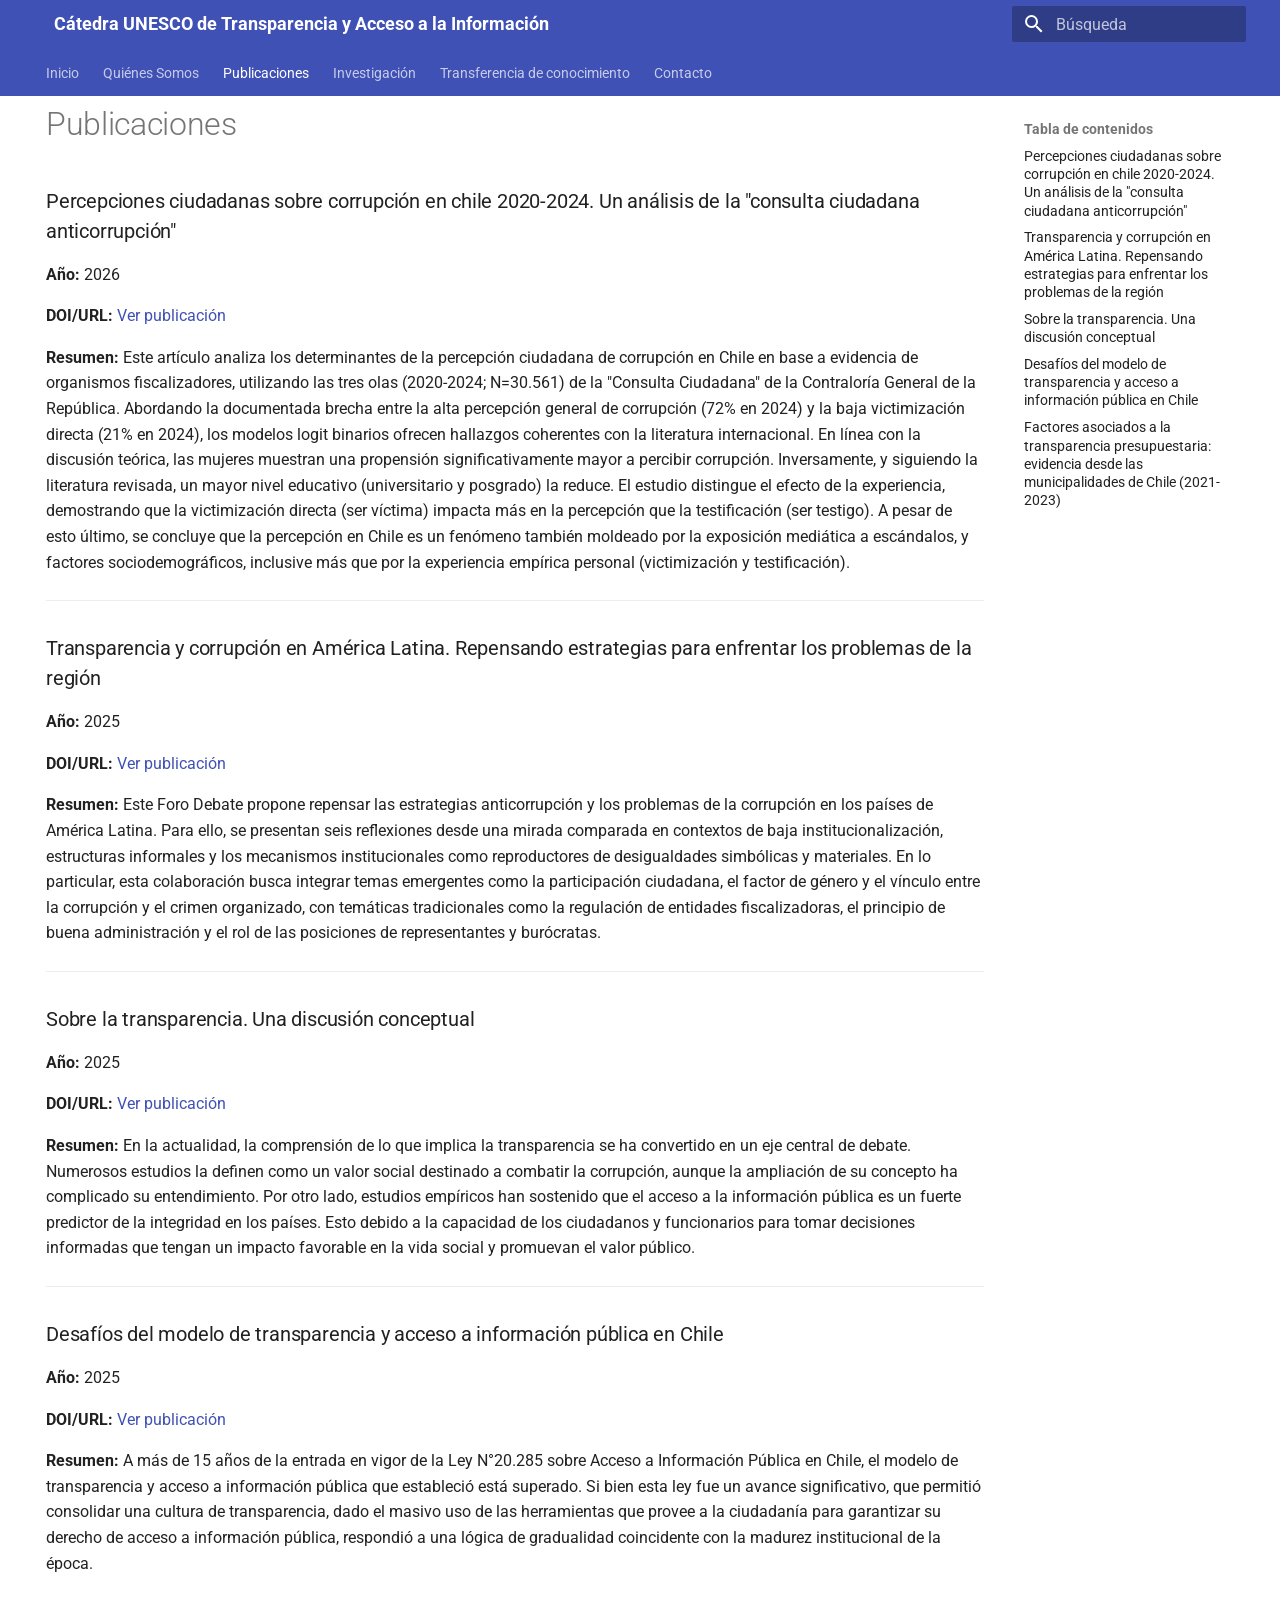
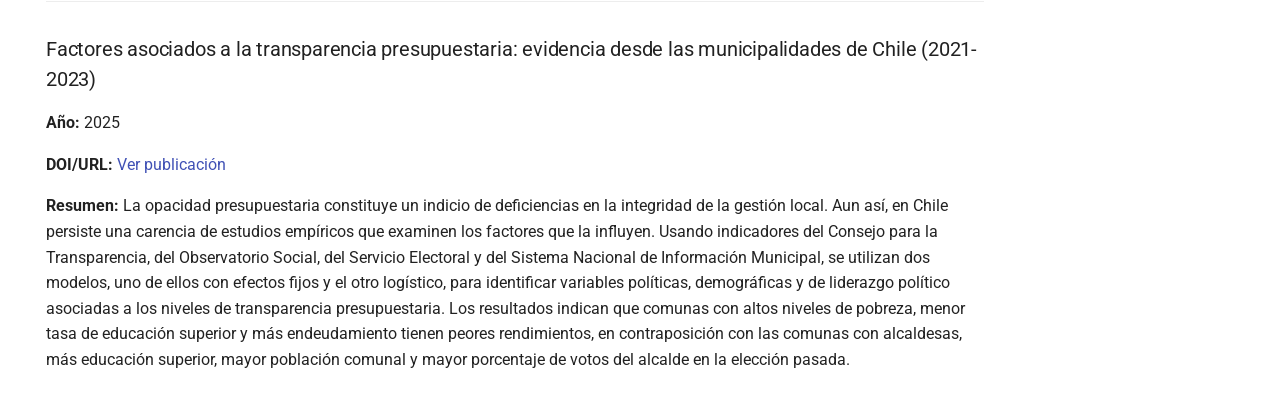
<file: publicaciones/index.html>
<!doctype html>
<html lang="es" class="no-js">
  <head>
    
      <meta charset="utf-8">
      <meta name="viewport" content="width=device-width,initial-scale=1">
      
        <meta name="description" content="Cátedra UNESCO dedicada a la investigación en transparencia y acceso a la información pública auspiciado por UNESCO internacional.">
      
      
      
        <link rel="canonical" href="https://joseluissanmartinmelio.github.io/unesco_page/publicaciones/">
      
      
        <link rel="prev" href="../quienes-somos/">
      
      
        <link rel="next" href="../investigacion/">
      
      
        
      
      
      <link rel="icon" href="../images/icon.png">
      <meta name="generator" content="mkdocs-1.6.1, mkdocs-material-9.7.6">
    
    
      
        <title>Publicaciones - Cátedra UNESCO de Transparencia y Acceso a la Información</title>
      
    
    
      <link rel="stylesheet" href="../assets/stylesheets/main.484c7ddc.min.css">
      
        
        <link rel="stylesheet" href="../assets/stylesheets/palette.ab4e12ef.min.css">
      
      


    
    
      
    
    
      
        
        
        <link rel="preconnect" href="https://fonts.gstatic.com" crossorigin>
        <link rel="stylesheet" href="https://fonts.googleapis.com/css?family=Roboto:300,300i,400,400i,700,700i%7CRoboto+Mono:400,400i,700,700i&display=fallback">
        <style>:root{--md-text-font:"Roboto";--md-code-font:"Roboto Mono"}</style>
      
    
    
      <link rel="stylesheet" href="../stylesheets/extra.css">
    
    <script>__md_scope=new URL("..",location),__md_hash=e=>[...e].reduce(((e,_)=>(e<<5)-e+_.charCodeAt(0)),0),__md_get=(e,_=localStorage,t=__md_scope)=>JSON.parse(_.getItem(t.pathname+"."+e)),__md_set=(e,_,t=localStorage,a=__md_scope)=>{try{t.setItem(a.pathname+"."+e,JSON.stringify(_))}catch(e){}}</script>
    
      

    
    
  </head>
  
  
    
    
      
    
    
    
    
    <body dir="ltr" data-md-color-scheme="default" data-md-color-primary="indigo" data-md-color-accent="indigo">
  
    
    <input class="md-toggle" data-md-toggle="drawer" type="checkbox" id="__drawer" autocomplete="off">
    <input class="md-toggle" data-md-toggle="search" type="checkbox" id="__search" autocomplete="off">
    <label class="md-overlay" for="__drawer"></label>
    <div data-md-component="skip">
      
        
        <a href="#publicaciones" class="md-skip">
          Saltar a contenido
        </a>
      
    </div>
    <div data-md-component="announce">
      
    </div>
    
    
      

<header class="md-header" data-md-component="header">
  <nav class="md-header__inner md-grid" aria-label="Cabecera">
    <a href=".." title="Cátedra UNESCO de Transparencia y Acceso a la Información" class="md-header__button md-logo" aria-label="Cátedra UNESCO de Transparencia y Acceso a la Información" data-md-component="logo">
      
  
  <svg xmlns="http://www.w3.org/2000/svg" viewBox="0 0 24 24"><path d="M12 8a3 3 0 0 0 3-3 3 3 0 0 0-3-3 3 3 0 0 0-3 3 3 3 0 0 0 3 3m0 3.54C9.64 9.35 6.5 8 3 8v11c3.5 0 6.64 1.35 9 3.54 2.36-2.19 5.5-3.54 9-3.54V8c-3.5 0-6.64 1.35-9 3.54"/></svg>

    </a>
    <label class="md-header__button md-icon" for="__drawer">
      
      <svg xmlns="http://www.w3.org/2000/svg" viewBox="0 0 24 24"><path d="M3 6h18v2H3zm0 5h18v2H3zm0 5h18v2H3z"/></svg>
    </label>
    <div class="md-header__title" data-md-component="header-title">
      <div class="md-header__ellipsis">
        <div class="md-header__topic">
          <span class="md-ellipsis">
            Cátedra UNESCO de Transparencia y Acceso a la Información
          </span>
        </div>
        <div class="md-header__topic" data-md-component="header-topic">
          <span class="md-ellipsis">
            
              Publicaciones
            
          </span>
        </div>
      </div>
    </div>
    
      
        <form class="md-header__option" data-md-component="palette">
  
    
    
    
    <input class="md-option" data-md-color-media="" data-md-color-scheme="default" data-md-color-primary="indigo" data-md-color-accent="indigo"  aria-hidden="true"  type="radio" name="__palette" id="__palette_0">
    
  
</form>
      
    
    
      <script>var palette=__md_get("__palette");if(palette&&palette.color){if("(prefers-color-scheme)"===palette.color.media){var media=matchMedia("(prefers-color-scheme: light)"),input=document.querySelector(media.matches?"[data-md-color-media='(prefers-color-scheme: light)']":"[data-md-color-media='(prefers-color-scheme: dark)']");palette.color.media=input.getAttribute("data-md-color-media"),palette.color.scheme=input.getAttribute("data-md-color-scheme"),palette.color.primary=input.getAttribute("data-md-color-primary"),palette.color.accent=input.getAttribute("data-md-color-accent")}for(var[key,value]of Object.entries(palette.color))document.body.setAttribute("data-md-color-"+key,value)}</script>
    
    
    
      
      
        <label class="md-header__button md-icon" for="__search">
          
          <svg xmlns="http://www.w3.org/2000/svg" viewBox="0 0 24 24"><path d="M9.5 3A6.5 6.5 0 0 1 16 9.5c0 1.61-.59 3.09-1.56 4.23l.27.27h.79l5 5-1.5 1.5-5-5v-.79l-.27-.27A6.52 6.52 0 0 1 9.5 16 6.5 6.5 0 0 1 3 9.5 6.5 6.5 0 0 1 9.5 3m0 2C7 5 5 7 5 9.5S7 14 9.5 14 14 12 14 9.5 12 5 9.5 5"/></svg>
        </label>
        <div class="md-search" data-md-component="search" role="dialog">
  <label class="md-search__overlay" for="__search"></label>
  <div class="md-search__inner" role="search">
    <form class="md-search__form" name="search">
      <input type="text" class="md-search__input" name="query" aria-label="Búsqueda" placeholder="Búsqueda" autocapitalize="off" autocorrect="off" autocomplete="off" spellcheck="false" data-md-component="search-query" required>
      <label class="md-search__icon md-icon" for="__search">
        
        <svg xmlns="http://www.w3.org/2000/svg" viewBox="0 0 24 24"><path d="M9.5 3A6.5 6.5 0 0 1 16 9.5c0 1.61-.59 3.09-1.56 4.23l.27.27h.79l5 5-1.5 1.5-5-5v-.79l-.27-.27A6.52 6.52 0 0 1 9.5 16 6.5 6.5 0 0 1 3 9.5 6.5 6.5 0 0 1 9.5 3m0 2C7 5 5 7 5 9.5S7 14 9.5 14 14 12 14 9.5 12 5 9.5 5"/></svg>
        
        <svg xmlns="http://www.w3.org/2000/svg" viewBox="0 0 24 24"><path d="M20 11v2H8l5.5 5.5-1.42 1.42L4.16 12l7.92-7.92L13.5 5.5 8 11z"/></svg>
      </label>
      <nav class="md-search__options" aria-label="Buscar">
        
        <button type="reset" class="md-search__icon md-icon" title="Limpiar" aria-label="Limpiar" tabindex="-1">
          
          <svg xmlns="http://www.w3.org/2000/svg" viewBox="0 0 24 24"><path d="M19 6.41 17.59 5 12 10.59 6.41 5 5 6.41 10.59 12 5 17.59 6.41 19 12 13.41 17.59 19 19 17.59 13.41 12z"/></svg>
        </button>
      </nav>
      
    </form>
    <div class="md-search__output">
      <div class="md-search__scrollwrap" tabindex="0" data-md-scrollfix>
        <div class="md-search-result" data-md-component="search-result">
          <div class="md-search-result__meta">
            Inicializando búsqueda
          </div>
          <ol class="md-search-result__list" role="presentation"></ol>
        </div>
      </div>
    </div>
  </div>
</div>
      
    
    
  </nav>
  
</header>
    
    <div class="md-container" data-md-component="container">
      
      
        
          
            
<nav class="md-tabs" aria-label="Pestañas" data-md-component="tabs">
  <div class="md-grid">
    <ul class="md-tabs__list">
      
        
  
  
  
  
    <li class="md-tabs__item">
      <a href=".." class="md-tabs__link">
        
  
  
    
  
  Inicio

      </a>
    </li>
  

      
        
  
  
  
  
    <li class="md-tabs__item">
      <a href="../quienes-somos/" class="md-tabs__link">
        
  
  
    
  
  Quiénes Somos

      </a>
    </li>
  

      
        
  
  
  
    
  
  
    <li class="md-tabs__item md-tabs__item--active">
      <a href="./" class="md-tabs__link">
        
  
  
    
  
  Publicaciones

      </a>
    </li>
  

      
        
  
  
  
  
    <li class="md-tabs__item">
      <a href="../investigacion/" class="md-tabs__link">
        
  
  
    
  
  Investigación

      </a>
    </li>
  

      
        
  
  
  
  
    <li class="md-tabs__item">
      <a href="../transferencia_conocimiento/" class="md-tabs__link">
        
  
  
    
  
  Transferencia de conocimiento

      </a>
    </li>
  

      
        
  
  
  
  
    <li class="md-tabs__item">
      <a href="../contacto/" class="md-tabs__link">
        
  
  
    
  
  Contacto

      </a>
    </li>
  

      
    </ul>
  </div>
</nav>
          
        
      
      <main class="md-main" data-md-component="main">
        <div class="md-main__inner md-grid">
          
            
              
                
              
              <div class="md-sidebar md-sidebar--primary" data-md-component="sidebar" data-md-type="navigation" hidden>
                <div class="md-sidebar__scrollwrap">
                  <div class="md-sidebar__inner">
                    


  


<nav class="md-nav md-nav--primary md-nav--lifted" aria-label="Navegación" data-md-level="0">
  <label class="md-nav__title" for="__drawer">
    <a href=".." title="Cátedra UNESCO de Transparencia y Acceso a la Información" class="md-nav__button md-logo" aria-label="Cátedra UNESCO de Transparencia y Acceso a la Información" data-md-component="logo">
      
  
  <svg xmlns="http://www.w3.org/2000/svg" viewBox="0 0 24 24"><path d="M12 8a3 3 0 0 0 3-3 3 3 0 0 0-3-3 3 3 0 0 0-3 3 3 3 0 0 0 3 3m0 3.54C9.64 9.35 6.5 8 3 8v11c3.5 0 6.64 1.35 9 3.54 2.36-2.19 5.5-3.54 9-3.54V8c-3.5 0-6.64 1.35-9 3.54"/></svg>

    </a>
    Cátedra UNESCO de Transparencia y Acceso a la Información
  </label>
  
  <ul class="md-nav__list" data-md-scrollfix>
    
      
      
  
  
  
  
    <li class="md-nav__item">
      <a href=".." class="md-nav__link">
        
  
  
  <span class="md-ellipsis">
    
  
    Inicio
  

    
  </span>
  
  

      </a>
    </li>
  

    
      
      
  
  
  
  
    <li class="md-nav__item">
      <a href="../quienes-somos/" class="md-nav__link">
        
  
  
  <span class="md-ellipsis">
    
  
    Quiénes Somos
  

    
  </span>
  
  

      </a>
    </li>
  

    
      
      
  
  
    
  
  
  
    <li class="md-nav__item md-nav__item--active">
      
      <input class="md-nav__toggle md-toggle" type="checkbox" id="__toc">
      
      
        
      
      
        <label class="md-nav__link md-nav__link--active" for="__toc">
          
  
  
  <span class="md-ellipsis">
    
  
    Publicaciones
  

    
  </span>
  
  

          <span class="md-nav__icon md-icon"></span>
        </label>
      
      <a href="./" class="md-nav__link md-nav__link--active">
        
  
  
  <span class="md-ellipsis">
    
  
    Publicaciones
  

    
  </span>
  
  

      </a>
      
        

<nav class="md-nav md-nav--secondary" aria-label="Tabla de contenidos">
  
  
  
    
  
  
    <label class="md-nav__title" for="__toc">
      <span class="md-nav__icon md-icon"></span>
      Tabla de contenidos
    </label>
    <ul class="md-nav__list" data-md-component="toc" data-md-scrollfix>
      
        <li class="md-nav__item">
  <a href="#percepciones-ciudadanas-sobre-corrupcion-en-chile-2020-2024-un-analisis-de-la-consulta-ciudadana-anticorrupcion" class="md-nav__link">
    <span class="md-ellipsis">
      
        Percepciones ciudadanas sobre corrupción en chile 2020-2024. Un análisis de la "consulta ciudadana anticorrupción"
      
    </span>
  </a>
  
</li>
      
        <li class="md-nav__item">
  <a href="#transparencia-y-corrupcion-en-america-latina-repensando-estrategias-para-enfrentar-los-problemas-de-la-region" class="md-nav__link">
    <span class="md-ellipsis">
      
        Transparencia y corrupción en América Latina. Repensando estrategias para enfrentar los problemas de la región
      
    </span>
  </a>
  
</li>
      
        <li class="md-nav__item">
  <a href="#sobre-la-transparencia-una-discusion-conceptual" class="md-nav__link">
    <span class="md-ellipsis">
      
        Sobre la transparencia. Una discusión conceptual
      
    </span>
  </a>
  
</li>
      
        <li class="md-nav__item">
  <a href="#desafios-del-modelo-de-transparencia-y-acceso-a-informacion-publica-en-chile" class="md-nav__link">
    <span class="md-ellipsis">
      
        Desafíos del modelo de transparencia y acceso a información pública en Chile
      
    </span>
  </a>
  
</li>
      
        <li class="md-nav__item">
  <a href="#factores-asociados-a-la-transparencia-presupuestaria-evidencia-desde-las-municipalidades-de-chile-2021-2023" class="md-nav__link">
    <span class="md-ellipsis">
      
        Factores asociados a la transparencia presupuestaria: evidencia desde las municipalidades de Chile (2021-2023)
      
    </span>
  </a>
  
</li>
      
    </ul>
  
</nav>
      
    </li>
  

    
      
      
  
  
  
  
    <li class="md-nav__item">
      <a href="../investigacion/" class="md-nav__link">
        
  
  
  <span class="md-ellipsis">
    
  
    Investigación
  

    
  </span>
  
  

      </a>
    </li>
  

    
      
      
  
  
  
  
    <li class="md-nav__item">
      <a href="../transferencia_conocimiento/" class="md-nav__link">
        
  
  
  <span class="md-ellipsis">
    
  
    Transferencia de conocimiento
  

    
  </span>
  
  

      </a>
    </li>
  

    
      
      
  
  
  
  
    <li class="md-nav__item">
      <a href="../contacto/" class="md-nav__link">
        
  
  
  <span class="md-ellipsis">
    
  
    Contacto
  

    
  </span>
  
  

      </a>
    </li>
  

    
  </ul>
</nav>
                  </div>
                </div>
              </div>
            
            
              
                
              
              <div class="md-sidebar md-sidebar--secondary" data-md-component="sidebar" data-md-type="toc" >
                <div class="md-sidebar__scrollwrap">
                  <div class="md-sidebar__inner">
                    

<nav class="md-nav md-nav--secondary" aria-label="Tabla de contenidos">
  
  
  
    
  
  
    <label class="md-nav__title" for="__toc">
      <span class="md-nav__icon md-icon"></span>
      Tabla de contenidos
    </label>
    <ul class="md-nav__list" data-md-component="toc" data-md-scrollfix>
      
        <li class="md-nav__item">
  <a href="#percepciones-ciudadanas-sobre-corrupcion-en-chile-2020-2024-un-analisis-de-la-consulta-ciudadana-anticorrupcion" class="md-nav__link">
    <span class="md-ellipsis">
      
        Percepciones ciudadanas sobre corrupción en chile 2020-2024. Un análisis de la "consulta ciudadana anticorrupción"
      
    </span>
  </a>
  
</li>
      
        <li class="md-nav__item">
  <a href="#transparencia-y-corrupcion-en-america-latina-repensando-estrategias-para-enfrentar-los-problemas-de-la-region" class="md-nav__link">
    <span class="md-ellipsis">
      
        Transparencia y corrupción en América Latina. Repensando estrategias para enfrentar los problemas de la región
      
    </span>
  </a>
  
</li>
      
        <li class="md-nav__item">
  <a href="#sobre-la-transparencia-una-discusion-conceptual" class="md-nav__link">
    <span class="md-ellipsis">
      
        Sobre la transparencia. Una discusión conceptual
      
    </span>
  </a>
  
</li>
      
        <li class="md-nav__item">
  <a href="#desafios-del-modelo-de-transparencia-y-acceso-a-informacion-publica-en-chile" class="md-nav__link">
    <span class="md-ellipsis">
      
        Desafíos del modelo de transparencia y acceso a información pública en Chile
      
    </span>
  </a>
  
</li>
      
        <li class="md-nav__item">
  <a href="#factores-asociados-a-la-transparencia-presupuestaria-evidencia-desde-las-municipalidades-de-chile-2021-2023" class="md-nav__link">
    <span class="md-ellipsis">
      
        Factores asociados a la transparencia presupuestaria: evidencia desde las municipalidades de Chile (2021-2023)
      
    </span>
  </a>
  
</li>
      
    </ul>
  
</nav>
                  </div>
                </div>
              </div>
            
          
          
            <div class="md-content" data-md-component="content">
              
              <article class="md-content__inner md-typeset">
                
                  
  




<!-- TODO: agregar animación de cascada en esta pestaña-->

<h1 id="publicaciones">Publicaciones</h1>
<h3 id="percepciones-ciudadanas-sobre-corrupcion-en-chile-2020-2024-un-analisis-de-la-consulta-ciudadana-anticorrupcion">Percepciones ciudadanas sobre corrupción en chile 2020-2024. Un análisis de la "consulta ciudadana anticorrupción"</h3>
<p><strong>Año:</strong> 2026</p>
<p><strong>DOI/URL:</strong> <a href="http://derechoycienciapolitica.uct.cl/index.php/RDCP/article/download/463/436">Ver publicación</a></p>
<p><strong>Resumen:</strong> Este artículo analiza los determinantes de la percepción ciudadana de 
corrupción en Chile en base a evidencia de organismos fiscalizadores, utilizando las 
tres olas (2020-2024; N=30.561) de la "Consulta Ciudadana" de la Contraloría General 
de la República. Abordando la documentada brecha entre la alta percepción general de 
corrupción (72% en 2024) y la baja victimización directa (21% en 2024), los modelos 
logit binarios ofrecen hallazgos coherentes con la literatura internacional. En línea 
con la discusión teórica, las mujeres muestran una propensión significativamente mayor 
a percibir corrupción. Inversamente, y siguiendo la literatura revisada, un mayor nivel 
educativo (universitario y posgrado) la reduce. El estudio distingue el efecto de la 
experiencia, demostrando que la victimización directa (ser víctima) impacta más en la 
percepción que la testificación (ser testigo). A pesar de esto último, se concluye que 
la percepción en Chile es un fenómeno también moldeado por la exposición mediática a 
escándalos, y factores sociodemográficos, inclusive más que por la experiencia empírica 
personal (victimización y testificación).</p>
<hr />
<h3 id="transparencia-y-corrupcion-en-america-latina-repensando-estrategias-para-enfrentar-los-problemas-de-la-region">Transparencia y corrupción en América Latina. Repensando estrategias para enfrentar los problemas de la región</h3>
<p><strong>Año:</strong> 2025</p>
<p><strong>DOI/URL:</strong> <a href="https://journals.iai.spk-berlin.de/index.php/iberoamericana/article/download/3215/2845">Ver publicación</a></p>
<p><strong>Resumen:</strong> Este Foro Debate propone repensar las estrategias anticorrupción y los 
problemas de la corrupción en los países de América Latina. Para ello, se presentan 
seis reflexiones desde una mirada comparada en contextos de baja institucionalización, 
estructuras informales y los mecanismos institucionales como reproductores de 
desigualdades simbólicas y materiales. En lo particular, esta colaboración busca 
integrar temas emergentes como la participación ciudadana, el factor de género y el 
vínculo entre la corrupción y el crimen organizado, con temáticas tradicionales como 
la regulación de entidades fiscalizadoras, el principio de buena administración y el 
rol de las posiciones de representantes y burócratas.</p>
<hr />
<h3 id="sobre-la-transparencia-una-discusion-conceptual">Sobre la transparencia. Una discusión conceptual</h3>
<p><strong>Año:</strong> 2025</p>
<p><strong>DOI/URL:</strong> <a href="https://dspace.uevora.pt/rdpc/bitstream/10174/40448/1/2025%20-%20IICA%20-%20Politicas%20P%C3%BAblicas%20Saude%20Mental.pdf#page=279">Ver publicación</a></p>
<p><strong>Resumen:</strong> En la actualidad, la comprensión de lo que implica la transparencia se ha 
convertido en un eje central de debate. Numerosos estudios la definen como un valor 
social destinado a combatir la corrupción, aunque la ampliación de su concepto ha 
complicado su entendimiento. Por otro lado, estudios empíricos han sostenido que el 
acceso a la información pública es un fuerte predictor de la integridad en los países. 
Esto debido a la capacidad de los ciudadanos y funcionarios para tomar decisiones 
informadas que tengan un impacto favorable en la vida social y promuevan el valor público.</p>
<hr />
<h3 id="desafios-del-modelo-de-transparencia-y-acceso-a-informacion-publica-en-chile">Desafíos del modelo de transparencia y acceso a información pública en Chile</h3>
<p><strong>Año:</strong> 2025</p>
<p><strong>DOI/URL:</strong> <a href="https://www.redalyc.org/journal/7489/748982067008/748982067008.pdf">Ver publicación</a></p>
<p><strong>Resumen:</strong> A más de 15 años de la entrada en vigor de la Ley N°20.285 sobre Acceso 
a Información Pública en Chile, el modelo de transparencia y acceso a información 
pública que estableció está superado. Si bien esta ley fue un avance significativo, 
que permitió consolidar una cultura de transparencia, dado el masivo uso de las 
herramientas que provee a la ciudadanía para garantizar su derecho de acceso a 
información pública, respondió a una lógica de gradualidad coincidente con la madurez 
institucional de la época.</p>
<hr />
<h3 id="factores-asociados-a-la-transparencia-presupuestaria-evidencia-desde-las-municipalidades-de-chile-2021-2023">Factores asociados a la transparencia presupuestaria: evidencia desde las municipalidades de Chile (2021-2023)</h3>
<p><strong>Año:</strong> 2025</p>
<p><strong>DOI/URL:</strong> <a href="https://www.scielo.cl/scielo.php?pid=S0719-17902025000100202&amp;script=sci_arttext">Ver publicación</a></p>
<p><strong>Resumen:</strong> La opacidad presupuestaria constituye un indicio de deficiencias en la 
integridad de la gestión local. Aun así, en Chile persiste una carencia de estudios 
empíricos que examinen los factores que la influyen. Usando indicadores del Consejo 
para la Transparencia, del Observatorio Social, del Servicio Electoral y del Sistema 
Nacional de Información Municipal, se utilizan dos modelos, uno de ellos con efectos 
fijos y el otro logístico, para identificar variables políticas, demográficas y de 
liderazgo político asociadas a los niveles de transparencia presupuestaria. Los 
resultados indican que comunas con altos niveles de pobreza, menor tasa de educación 
superior y más endeudamiento tienen peores rendimientos, en contraposición con las 
comunas con alcaldesas, más educación superior, mayor población comunal y mayor 
porcentaje de votos del alcalde en la elección pasada.</p>







  
  




  



                
              </article>
            </div>
          
          
<script>var target=document.getElementById(location.hash.slice(1));target&&target.name&&(target.checked=target.name.startsWith("__tabbed_"))</script>
        </div>
        
      </main>
      
        <footer class="md-footer">
  
  <div class="md-footer-meta md-typeset">
    <div class="md-footer-meta__inner md-grid">
      <div class="md-copyright">
  
  
    Made with
    <a href="https://squidfunk.github.io/mkdocs-material/" target="_blank" rel="noopener">
      Material for MkDocs
    </a>
  
</div>
      
    </div>
  </div>
</footer>
      
    </div>
    <div class="md-dialog" data-md-component="dialog">
      <div class="md-dialog__inner md-typeset"></div>
    </div>
    
    
    
      
      
      <script id="__config" type="application/json">{"annotate": null, "base": "..", "features": ["navigation.tabs", "navigation.indexes", "navigation.smooth_scroll"], "search": "../assets/javascripts/workers/search.2c215733.min.js", "tags": null, "translations": {"clipboard.copied": "Copiado al portapapeles", "clipboard.copy": "Copiar al portapapeles", "search.result.more.one": "1 m\u00e1s en esta p\u00e1gina", "search.result.more.other": "# m\u00e1s en esta p\u00e1gina", "search.result.none": "No se encontraron documentos", "search.result.one": "1 documento encontrado", "search.result.other": "# documentos encontrados", "search.result.placeholder": "Teclee para comenzar b\u00fasqueda", "search.result.term.missing": "Falta", "select.version": "Seleccionar versi\u00f3n"}, "version": null}</script>
    
    
      <script src="../assets/javascripts/bundle.79ae519e.min.js"></script>
      
    
  </body>
</html>
</file>
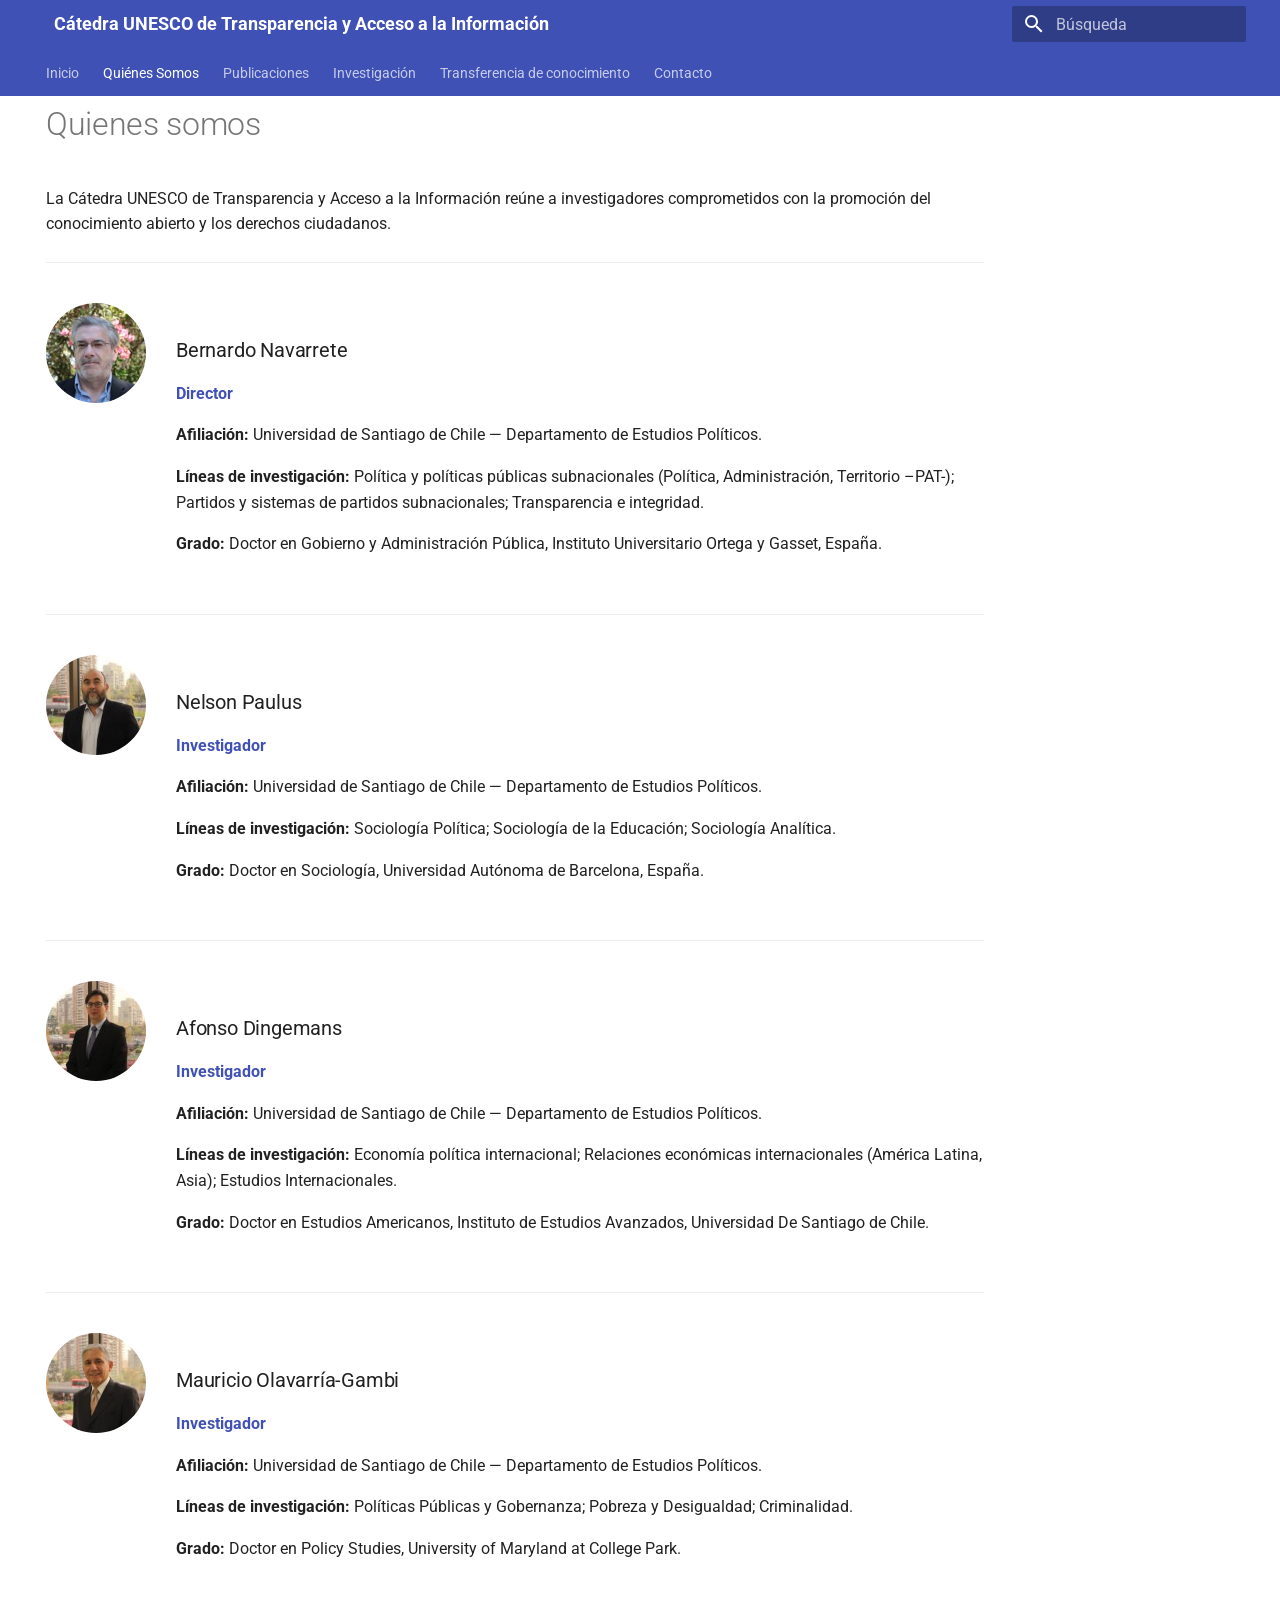
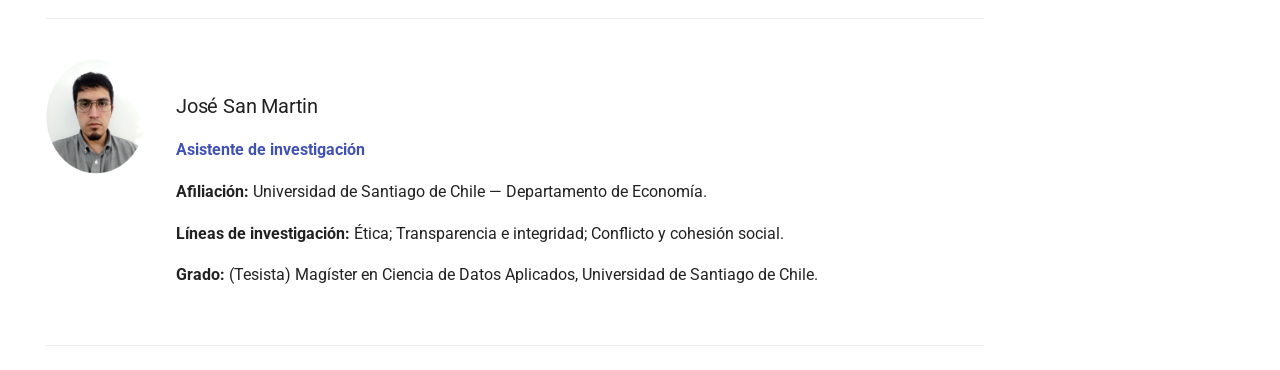
<file: quienes-somos/index.html>
<!doctype html>
<html lang="es" class="no-js">
  <head>
    
      <meta charset="utf-8">
      <meta name="viewport" content="width=device-width,initial-scale=1">
      
        <meta name="description" content="Cátedra UNESCO dedicada a la investigación en transparencia y acceso a la información pública auspiciado por UNESCO internacional.">
      
      
      
        <link rel="canonical" href="https://joseluissanmartinmelio.github.io/unesco_page/quienes-somos/">
      
      
        <link rel="prev" href="..">
      
      
        <link rel="next" href="../publicaciones/">
      
      
        
      
      
      <link rel="icon" href="../images/icon.png">
      <meta name="generator" content="mkdocs-1.6.1, mkdocs-material-9.7.6">
    
    
      
        <title>Quiénes Somos - Cátedra UNESCO de Transparencia y Acceso a la Información</title>
      
    
    
      <link rel="stylesheet" href="../assets/stylesheets/main.484c7ddc.min.css">
      
        
        <link rel="stylesheet" href="../assets/stylesheets/palette.ab4e12ef.min.css">
      
      


    
    
      
    
    
      
        
        
        <link rel="preconnect" href="https://fonts.gstatic.com" crossorigin>
        <link rel="stylesheet" href="https://fonts.googleapis.com/css?family=Roboto:300,300i,400,400i,700,700i%7CRoboto+Mono:400,400i,700,700i&display=fallback">
        <style>:root{--md-text-font:"Roboto";--md-code-font:"Roboto Mono"}</style>
      
    
    
      <link rel="stylesheet" href="../stylesheets/extra.css">
    
    <script>__md_scope=new URL("..",location),__md_hash=e=>[...e].reduce(((e,_)=>(e<<5)-e+_.charCodeAt(0)),0),__md_get=(e,_=localStorage,t=__md_scope)=>JSON.parse(_.getItem(t.pathname+"."+e)),__md_set=(e,_,t=localStorage,a=__md_scope)=>{try{t.setItem(a.pathname+"."+e,JSON.stringify(_))}catch(e){}}</script>
    
      

    
    
  </head>
  
  
    
    
      
    
    
    
    
    <body dir="ltr" data-md-color-scheme="default" data-md-color-primary="indigo" data-md-color-accent="indigo">
  
    
    <input class="md-toggle" data-md-toggle="drawer" type="checkbox" id="__drawer" autocomplete="off">
    <input class="md-toggle" data-md-toggle="search" type="checkbox" id="__search" autocomplete="off">
    <label class="md-overlay" for="__drawer"></label>
    <div data-md-component="skip">
      
        
        <a href="#quienes-somos" class="md-skip">
          Saltar a contenido
        </a>
      
    </div>
    <div data-md-component="announce">
      
    </div>
    
    
      

<header class="md-header" data-md-component="header">
  <nav class="md-header__inner md-grid" aria-label="Cabecera">
    <a href=".." title="Cátedra UNESCO de Transparencia y Acceso a la Información" class="md-header__button md-logo" aria-label="Cátedra UNESCO de Transparencia y Acceso a la Información" data-md-component="logo">
      
  
  <svg xmlns="http://www.w3.org/2000/svg" viewBox="0 0 24 24"><path d="M12 8a3 3 0 0 0 3-3 3 3 0 0 0-3-3 3 3 0 0 0-3 3 3 3 0 0 0 3 3m0 3.54C9.64 9.35 6.5 8 3 8v11c3.5 0 6.64 1.35 9 3.54 2.36-2.19 5.5-3.54 9-3.54V8c-3.5 0-6.64 1.35-9 3.54"/></svg>

    </a>
    <label class="md-header__button md-icon" for="__drawer">
      
      <svg xmlns="http://www.w3.org/2000/svg" viewBox="0 0 24 24"><path d="M3 6h18v2H3zm0 5h18v2H3zm0 5h18v2H3z"/></svg>
    </label>
    <div class="md-header__title" data-md-component="header-title">
      <div class="md-header__ellipsis">
        <div class="md-header__topic">
          <span class="md-ellipsis">
            Cátedra UNESCO de Transparencia y Acceso a la Información
          </span>
        </div>
        <div class="md-header__topic" data-md-component="header-topic">
          <span class="md-ellipsis">
            
              Quiénes Somos
            
          </span>
        </div>
      </div>
    </div>
    
      
        <form class="md-header__option" data-md-component="palette">
  
    
    
    
    <input class="md-option" data-md-color-media="" data-md-color-scheme="default" data-md-color-primary="indigo" data-md-color-accent="indigo"  aria-hidden="true"  type="radio" name="__palette" id="__palette_0">
    
  
</form>
      
    
    
      <script>var palette=__md_get("__palette");if(palette&&palette.color){if("(prefers-color-scheme)"===palette.color.media){var media=matchMedia("(prefers-color-scheme: light)"),input=document.querySelector(media.matches?"[data-md-color-media='(prefers-color-scheme: light)']":"[data-md-color-media='(prefers-color-scheme: dark)']");palette.color.media=input.getAttribute("data-md-color-media"),palette.color.scheme=input.getAttribute("data-md-color-scheme"),palette.color.primary=input.getAttribute("data-md-color-primary"),palette.color.accent=input.getAttribute("data-md-color-accent")}for(var[key,value]of Object.entries(palette.color))document.body.setAttribute("data-md-color-"+key,value)}</script>
    
    
    
      
      
        <label class="md-header__button md-icon" for="__search">
          
          <svg xmlns="http://www.w3.org/2000/svg" viewBox="0 0 24 24"><path d="M9.5 3A6.5 6.5 0 0 1 16 9.5c0 1.61-.59 3.09-1.56 4.23l.27.27h.79l5 5-1.5 1.5-5-5v-.79l-.27-.27A6.52 6.52 0 0 1 9.5 16 6.5 6.5 0 0 1 3 9.5 6.5 6.5 0 0 1 9.5 3m0 2C7 5 5 7 5 9.5S7 14 9.5 14 14 12 14 9.5 12 5 9.5 5"/></svg>
        </label>
        <div class="md-search" data-md-component="search" role="dialog">
  <label class="md-search__overlay" for="__search"></label>
  <div class="md-search__inner" role="search">
    <form class="md-search__form" name="search">
      <input type="text" class="md-search__input" name="query" aria-label="Búsqueda" placeholder="Búsqueda" autocapitalize="off" autocorrect="off" autocomplete="off" spellcheck="false" data-md-component="search-query" required>
      <label class="md-search__icon md-icon" for="__search">
        
        <svg xmlns="http://www.w3.org/2000/svg" viewBox="0 0 24 24"><path d="M9.5 3A6.5 6.5 0 0 1 16 9.5c0 1.61-.59 3.09-1.56 4.23l.27.27h.79l5 5-1.5 1.5-5-5v-.79l-.27-.27A6.52 6.52 0 0 1 9.5 16 6.5 6.5 0 0 1 3 9.5 6.5 6.5 0 0 1 9.5 3m0 2C7 5 5 7 5 9.5S7 14 9.5 14 14 12 14 9.5 12 5 9.5 5"/></svg>
        
        <svg xmlns="http://www.w3.org/2000/svg" viewBox="0 0 24 24"><path d="M20 11v2H8l5.5 5.5-1.42 1.42L4.16 12l7.92-7.92L13.5 5.5 8 11z"/></svg>
      </label>
      <nav class="md-search__options" aria-label="Buscar">
        
        <button type="reset" class="md-search__icon md-icon" title="Limpiar" aria-label="Limpiar" tabindex="-1">
          
          <svg xmlns="http://www.w3.org/2000/svg" viewBox="0 0 24 24"><path d="M19 6.41 17.59 5 12 10.59 6.41 5 5 6.41 10.59 12 5 17.59 6.41 19 12 13.41 17.59 19 19 17.59 13.41 12z"/></svg>
        </button>
      </nav>
      
    </form>
    <div class="md-search__output">
      <div class="md-search__scrollwrap" tabindex="0" data-md-scrollfix>
        <div class="md-search-result" data-md-component="search-result">
          <div class="md-search-result__meta">
            Inicializando búsqueda
          </div>
          <ol class="md-search-result__list" role="presentation"></ol>
        </div>
      </div>
    </div>
  </div>
</div>
      
    
    
  </nav>
  
</header>
    
    <div class="md-container" data-md-component="container">
      
      
        
          
            
<nav class="md-tabs" aria-label="Pestañas" data-md-component="tabs">
  <div class="md-grid">
    <ul class="md-tabs__list">
      
        
  
  
  
  
    <li class="md-tabs__item">
      <a href=".." class="md-tabs__link">
        
  
  
    
  
  Inicio

      </a>
    </li>
  

      
        
  
  
  
    
  
  
    <li class="md-tabs__item md-tabs__item--active">
      <a href="./" class="md-tabs__link">
        
  
  
    
  
  Quiénes Somos

      </a>
    </li>
  

      
        
  
  
  
  
    <li class="md-tabs__item">
      <a href="../publicaciones/" class="md-tabs__link">
        
  
  
    
  
  Publicaciones

      </a>
    </li>
  

      
        
  
  
  
  
    <li class="md-tabs__item">
      <a href="../investigacion/" class="md-tabs__link">
        
  
  
    
  
  Investigación

      </a>
    </li>
  

      
        
  
  
  
  
    <li class="md-tabs__item">
      <a href="../transferencia_conocimiento/" class="md-tabs__link">
        
  
  
    
  
  Transferencia de conocimiento

      </a>
    </li>
  

      
        
  
  
  
  
    <li class="md-tabs__item">
      <a href="../contacto/" class="md-tabs__link">
        
  
  
    
  
  Contacto

      </a>
    </li>
  

      
    </ul>
  </div>
</nav>
          
        
      
      <main class="md-main" data-md-component="main">
        <div class="md-main__inner md-grid">
          
            
              
                
              
              <div class="md-sidebar md-sidebar--primary" data-md-component="sidebar" data-md-type="navigation" hidden>
                <div class="md-sidebar__scrollwrap">
                  <div class="md-sidebar__inner">
                    


  


<nav class="md-nav md-nav--primary md-nav--lifted" aria-label="Navegación" data-md-level="0">
  <label class="md-nav__title" for="__drawer">
    <a href=".." title="Cátedra UNESCO de Transparencia y Acceso a la Información" class="md-nav__button md-logo" aria-label="Cátedra UNESCO de Transparencia y Acceso a la Información" data-md-component="logo">
      
  
  <svg xmlns="http://www.w3.org/2000/svg" viewBox="0 0 24 24"><path d="M12 8a3 3 0 0 0 3-3 3 3 0 0 0-3-3 3 3 0 0 0-3 3 3 3 0 0 0 3 3m0 3.54C9.64 9.35 6.5 8 3 8v11c3.5 0 6.64 1.35 9 3.54 2.36-2.19 5.5-3.54 9-3.54V8c-3.5 0-6.64 1.35-9 3.54"/></svg>

    </a>
    Cátedra UNESCO de Transparencia y Acceso a la Información
  </label>
  
  <ul class="md-nav__list" data-md-scrollfix>
    
      
      
  
  
  
  
    <li class="md-nav__item">
      <a href=".." class="md-nav__link">
        
  
  
  <span class="md-ellipsis">
    
  
    Inicio
  

    
  </span>
  
  

      </a>
    </li>
  

    
      
      
  
  
    
  
  
  
    <li class="md-nav__item md-nav__item--active">
      
      <input class="md-nav__toggle md-toggle" type="checkbox" id="__toc">
      
      
        
      
      
      <a href="./" class="md-nav__link md-nav__link--active">
        
  
  
  <span class="md-ellipsis">
    
  
    Quiénes Somos
  

    
  </span>
  
  

      </a>
      
    </li>
  

    
      
      
  
  
  
  
    <li class="md-nav__item">
      <a href="../publicaciones/" class="md-nav__link">
        
  
  
  <span class="md-ellipsis">
    
  
    Publicaciones
  

    
  </span>
  
  

      </a>
    </li>
  

    
      
      
  
  
  
  
    <li class="md-nav__item">
      <a href="../investigacion/" class="md-nav__link">
        
  
  
  <span class="md-ellipsis">
    
  
    Investigación
  

    
  </span>
  
  

      </a>
    </li>
  

    
      
      
  
  
  
  
    <li class="md-nav__item">
      <a href="../transferencia_conocimiento/" class="md-nav__link">
        
  
  
  <span class="md-ellipsis">
    
  
    Transferencia de conocimiento
  

    
  </span>
  
  

      </a>
    </li>
  

    
      
      
  
  
  
  
    <li class="md-nav__item">
      <a href="../contacto/" class="md-nav__link">
        
  
  
  <span class="md-ellipsis">
    
  
    Contacto
  

    
  </span>
  
  

      </a>
    </li>
  

    
  </ul>
</nav>
                  </div>
                </div>
              </div>
            
            
              
                
              
              <div class="md-sidebar md-sidebar--secondary" data-md-component="sidebar" data-md-type="toc" >
                <div class="md-sidebar__scrollwrap">
                  <div class="md-sidebar__inner">
                    

<nav class="md-nav md-nav--secondary" aria-label="Tabla de contenidos">
  
  
  
    
  
  
</nav>
                  </div>
                </div>
              </div>
            
          
          
            <div class="md-content" data-md-component="content">
              
              <article class="md-content__inner md-typeset">
                
                  
  




<h1 id="quienes-somos">Quienes somos</h1>
<p>La Cátedra UNESCO de Transparencia y Acceso a la Información reúne a investigadores 
comprometidos con la promoción del conocimiento abierto y los derechos ciudadanos.</p>
<hr />
<div class="team-member">
  <img src="../images/foto1.jpg" alt="Participante 1" class="team-photo">
  <div class="team-info">
    <h3>Bernardo Navarrete</h3>
    <p class="team-role">Director</p>
    <p><strong>Afiliación:</strong> Universidad de Santiago de Chile — Departamento de Estudios Políticos.</p>
    <p><strong>Líneas de investigación:</strong> Política y políticas públicas subnacionales (Política, Administración, Territorio –PAT-); Partidos y sistemas de partidos subnacionales; Transparencia e integridad.</p>
    <p><strong>Grado:</strong> Doctor en Gobierno y Administración Pública, Instituto Universitario Ortega y Gasset, España.</p> 
  </div>
</div>

<hr />
<div class="team-member">
  <img src="../images/foto2.jpg" alt="Participante 2" class="team-photo">
  <div class="team-info">
    <h3>Nelson Paulus</h3>
    <p class="team-role">Investigador</p>
    <p><strong>Afiliación:</strong> Universidad de Santiago de Chile — Departamento de Estudios Políticos.</p>
    <p><strong>Líneas de investigación:</strong> Sociología Política; Sociología de la Educación; Sociología Analítica.</p>
    <p><strong>Grado:</strong> Doctor en Sociología, Universidad Autónoma de Barcelona, España.</p> 
  </div>
</div>

<hr />
<div class="team-member">
  <img src="../images/foto3.jpg" alt="Participante 3" class="team-photo">
  <div class="team-info">
    <h3>Afonso Dingemans</h3>
    <p class="team-role">Investigador</p>
    <p><strong>Afiliación:</strong> Universidad de Santiago de Chile — Departamento de Estudios Políticos.</p>
    <p><strong>Líneas de investigación:</strong> Economía política internacional; Relaciones económicas internacionales (América Latina, Asia); Estudios Internacionales.</p>
    <p><strong>Grado:</strong> Doctor en Estudios Americanos, Instituto de Estudios Avanzados, Universidad De Santiago de Chile.</p> 
  </div>
</div>

<hr />
<div class="team-member">
  <img src="../images/foto4.jpg" alt="Participante 4" class="team-photo">
  <div class="team-info">
    <h3>Mauricio Olavarría-Gambi</h3>
    <p class="team-role">Investigador</p>
    <p><strong>Afiliación:</strong> Universidad de Santiago de Chile — Departamento de Estudios Políticos.</p>
    <p><strong>Líneas de investigación:</strong> Políticas Públicas y Gobernanza; Pobreza y Desigualdad; Criminalidad.</p>
    <p><strong>Grado:</strong> Doctor en Policy Studies, University of Maryland at College Park.</p> 
  </div>
</div>

<hr />
<div class="team-member">
  <img src="../images/foto5.png" alt="Participante 5" class="team-photo">
  <div class="team-info">
    <h3>José San Martin</h3>
    <p class="team-role">Asistente de investigación</p>
    <p><strong>Afiliación:</strong> Universidad de Santiago de Chile — Departamento de Economía.</p>
    <p><strong>Líneas de investigación:</strong> Ética; Transparencia e integridad; Conflicto y cohesión social.</p>
    <p><strong>Grado:</strong> (Tesista) Magíster en Ciencia de Datos Aplicados, Universidad de Santiago de Chile.</p> 
  </div>
</div>

<hr />







  
  




  



                
              </article>
            </div>
          
          
<script>var target=document.getElementById(location.hash.slice(1));target&&target.name&&(target.checked=target.name.startsWith("__tabbed_"))</script>
        </div>
        
      </main>
      
        <footer class="md-footer">
  
  <div class="md-footer-meta md-typeset">
    <div class="md-footer-meta__inner md-grid">
      <div class="md-copyright">
  
  
    Made with
    <a href="https://squidfunk.github.io/mkdocs-material/" target="_blank" rel="noopener">
      Material for MkDocs
    </a>
  
</div>
      
    </div>
  </div>
</footer>
      
    </div>
    <div class="md-dialog" data-md-component="dialog">
      <div class="md-dialog__inner md-typeset"></div>
    </div>
    
    
    
      
      
      <script id="__config" type="application/json">{"annotate": null, "base": "..", "features": ["navigation.tabs", "navigation.indexes", "navigation.smooth_scroll"], "search": "../assets/javascripts/workers/search.2c215733.min.js", "tags": null, "translations": {"clipboard.copied": "Copiado al portapapeles", "clipboard.copy": "Copiar al portapapeles", "search.result.more.one": "1 m\u00e1s en esta p\u00e1gina", "search.result.more.other": "# m\u00e1s en esta p\u00e1gina", "search.result.none": "No se encontraron documentos", "search.result.one": "1 documento encontrado", "search.result.other": "# documentos encontrados", "search.result.placeholder": "Teclee para comenzar b\u00fasqueda", "search.result.term.missing": "Falta", "select.version": "Seleccionar versi\u00f3n"}, "version": null}</script>
    
    
      <script src="../assets/javascripts/bundle.79ae519e.min.js"></script>
      
    
  </body>
</html>
</file>
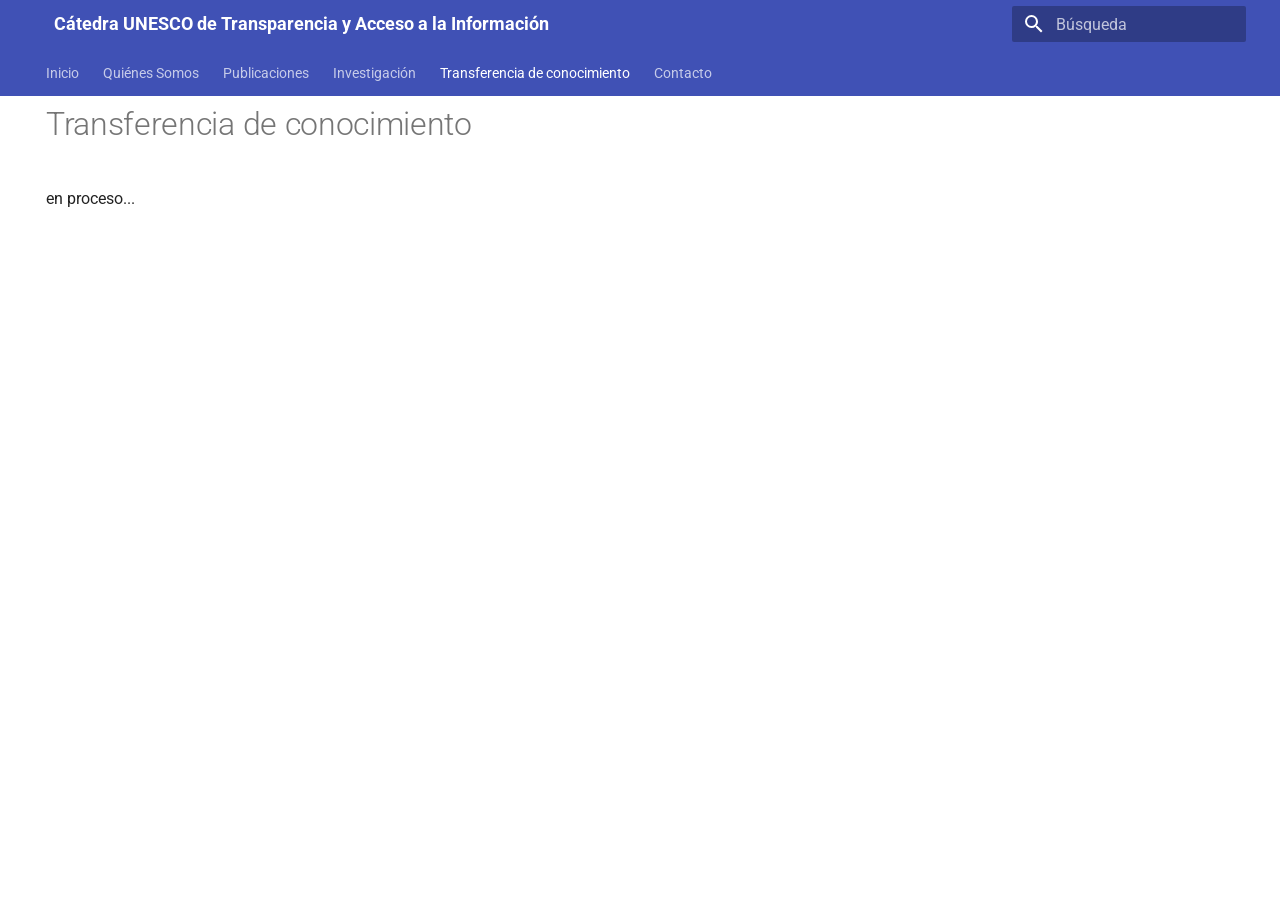
<file: transferencia_conocimiento/index.html>
<!doctype html>
<html lang="es" class="no-js">
  <head>
    
      <meta charset="utf-8">
      <meta name="viewport" content="width=device-width,initial-scale=1">
      
        <meta name="description" content="Cátedra UNESCO dedicada a la investigación en transparencia y acceso a la información pública auspiciado por UNESCO internacional.">
      
      
      
        <link rel="canonical" href="https://joseluissanmartinmelio.github.io/unesco_page/transferencia_conocimiento/">
      
      
        <link rel="prev" href="../investigacion/">
      
      
        <link rel="next" href="../contacto/">
      
      
        
      
      
      <link rel="icon" href="../images/icon.png">
      <meta name="generator" content="mkdocs-1.6.1, mkdocs-material-9.7.6">
    
    
      
        <title>Transferencia de conocimiento - Cátedra UNESCO de Transparencia y Acceso a la Información</title>
      
    
    
      <link rel="stylesheet" href="../assets/stylesheets/main.484c7ddc.min.css">
      
        
        <link rel="stylesheet" href="../assets/stylesheets/palette.ab4e12ef.min.css">
      
      


    
    
      
    
    
      
        
        
        <link rel="preconnect" href="https://fonts.gstatic.com" crossorigin>
        <link rel="stylesheet" href="https://fonts.googleapis.com/css?family=Roboto:300,300i,400,400i,700,700i%7CRoboto+Mono:400,400i,700,700i&display=fallback">
        <style>:root{--md-text-font:"Roboto";--md-code-font:"Roboto Mono"}</style>
      
    
    
      <link rel="stylesheet" href="../stylesheets/extra.css">
    
    <script>__md_scope=new URL("..",location),__md_hash=e=>[...e].reduce(((e,_)=>(e<<5)-e+_.charCodeAt(0)),0),__md_get=(e,_=localStorage,t=__md_scope)=>JSON.parse(_.getItem(t.pathname+"."+e)),__md_set=(e,_,t=localStorage,a=__md_scope)=>{try{t.setItem(a.pathname+"."+e,JSON.stringify(_))}catch(e){}}</script>
    
      

    
    
  </head>
  
  
    
    
      
    
    
    
    
    <body dir="ltr" data-md-color-scheme="default" data-md-color-primary="indigo" data-md-color-accent="indigo">
  
    
    <input class="md-toggle" data-md-toggle="drawer" type="checkbox" id="__drawer" autocomplete="off">
    <input class="md-toggle" data-md-toggle="search" type="checkbox" id="__search" autocomplete="off">
    <label class="md-overlay" for="__drawer"></label>
    <div data-md-component="skip">
      
    </div>
    <div data-md-component="announce">
      
    </div>
    
    
      

<header class="md-header" data-md-component="header">
  <nav class="md-header__inner md-grid" aria-label="Cabecera">
    <a href=".." title="Cátedra UNESCO de Transparencia y Acceso a la Información" class="md-header__button md-logo" aria-label="Cátedra UNESCO de Transparencia y Acceso a la Información" data-md-component="logo">
      
  
  <svg xmlns="http://www.w3.org/2000/svg" viewBox="0 0 24 24"><path d="M12 8a3 3 0 0 0 3-3 3 3 0 0 0-3-3 3 3 0 0 0-3 3 3 3 0 0 0 3 3m0 3.54C9.64 9.35 6.5 8 3 8v11c3.5 0 6.64 1.35 9 3.54 2.36-2.19 5.5-3.54 9-3.54V8c-3.5 0-6.64 1.35-9 3.54"/></svg>

    </a>
    <label class="md-header__button md-icon" for="__drawer">
      
      <svg xmlns="http://www.w3.org/2000/svg" viewBox="0 0 24 24"><path d="M3 6h18v2H3zm0 5h18v2H3zm0 5h18v2H3z"/></svg>
    </label>
    <div class="md-header__title" data-md-component="header-title">
      <div class="md-header__ellipsis">
        <div class="md-header__topic">
          <span class="md-ellipsis">
            Cátedra UNESCO de Transparencia y Acceso a la Información
          </span>
        </div>
        <div class="md-header__topic" data-md-component="header-topic">
          <span class="md-ellipsis">
            
              Transferencia de conocimiento
            
          </span>
        </div>
      </div>
    </div>
    
      
        <form class="md-header__option" data-md-component="palette">
  
    
    
    
    <input class="md-option" data-md-color-media="" data-md-color-scheme="default" data-md-color-primary="indigo" data-md-color-accent="indigo"  aria-hidden="true"  type="radio" name="__palette" id="__palette_0">
    
  
</form>
      
    
    
      <script>var palette=__md_get("__palette");if(palette&&palette.color){if("(prefers-color-scheme)"===palette.color.media){var media=matchMedia("(prefers-color-scheme: light)"),input=document.querySelector(media.matches?"[data-md-color-media='(prefers-color-scheme: light)']":"[data-md-color-media='(prefers-color-scheme: dark)']");palette.color.media=input.getAttribute("data-md-color-media"),palette.color.scheme=input.getAttribute("data-md-color-scheme"),palette.color.primary=input.getAttribute("data-md-color-primary"),palette.color.accent=input.getAttribute("data-md-color-accent")}for(var[key,value]of Object.entries(palette.color))document.body.setAttribute("data-md-color-"+key,value)}</script>
    
    
    
      
      
        <label class="md-header__button md-icon" for="__search">
          
          <svg xmlns="http://www.w3.org/2000/svg" viewBox="0 0 24 24"><path d="M9.5 3A6.5 6.5 0 0 1 16 9.5c0 1.61-.59 3.09-1.56 4.23l.27.27h.79l5 5-1.5 1.5-5-5v-.79l-.27-.27A6.52 6.52 0 0 1 9.5 16 6.5 6.5 0 0 1 3 9.5 6.5 6.5 0 0 1 9.5 3m0 2C7 5 5 7 5 9.5S7 14 9.5 14 14 12 14 9.5 12 5 9.5 5"/></svg>
        </label>
        <div class="md-search" data-md-component="search" role="dialog">
  <label class="md-search__overlay" for="__search"></label>
  <div class="md-search__inner" role="search">
    <form class="md-search__form" name="search">
      <input type="text" class="md-search__input" name="query" aria-label="Búsqueda" placeholder="Búsqueda" autocapitalize="off" autocorrect="off" autocomplete="off" spellcheck="false" data-md-component="search-query" required>
      <label class="md-search__icon md-icon" for="__search">
        
        <svg xmlns="http://www.w3.org/2000/svg" viewBox="0 0 24 24"><path d="M9.5 3A6.5 6.5 0 0 1 16 9.5c0 1.61-.59 3.09-1.56 4.23l.27.27h.79l5 5-1.5 1.5-5-5v-.79l-.27-.27A6.52 6.52 0 0 1 9.5 16 6.5 6.5 0 0 1 3 9.5 6.5 6.5 0 0 1 9.5 3m0 2C7 5 5 7 5 9.5S7 14 9.5 14 14 12 14 9.5 12 5 9.5 5"/></svg>
        
        <svg xmlns="http://www.w3.org/2000/svg" viewBox="0 0 24 24"><path d="M20 11v2H8l5.5 5.5-1.42 1.42L4.16 12l7.92-7.92L13.5 5.5 8 11z"/></svg>
      </label>
      <nav class="md-search__options" aria-label="Buscar">
        
        <button type="reset" class="md-search__icon md-icon" title="Limpiar" aria-label="Limpiar" tabindex="-1">
          
          <svg xmlns="http://www.w3.org/2000/svg" viewBox="0 0 24 24"><path d="M19 6.41 17.59 5 12 10.59 6.41 5 5 6.41 10.59 12 5 17.59 6.41 19 12 13.41 17.59 19 19 17.59 13.41 12z"/></svg>
        </button>
      </nav>
      
    </form>
    <div class="md-search__output">
      <div class="md-search__scrollwrap" tabindex="0" data-md-scrollfix>
        <div class="md-search-result" data-md-component="search-result">
          <div class="md-search-result__meta">
            Inicializando búsqueda
          </div>
          <ol class="md-search-result__list" role="presentation"></ol>
        </div>
      </div>
    </div>
  </div>
</div>
      
    
    
  </nav>
  
</header>
    
    <div class="md-container" data-md-component="container">
      
      
        
          
            
<nav class="md-tabs" aria-label="Pestañas" data-md-component="tabs">
  <div class="md-grid">
    <ul class="md-tabs__list">
      
        
  
  
  
  
    <li class="md-tabs__item">
      <a href=".." class="md-tabs__link">
        
  
  
    
  
  Inicio

      </a>
    </li>
  

      
        
  
  
  
  
    <li class="md-tabs__item">
      <a href="../quienes-somos/" class="md-tabs__link">
        
  
  
    
  
  Quiénes Somos

      </a>
    </li>
  

      
        
  
  
  
  
    <li class="md-tabs__item">
      <a href="../publicaciones/" class="md-tabs__link">
        
  
  
    
  
  Publicaciones

      </a>
    </li>
  

      
        
  
  
  
  
    <li class="md-tabs__item">
      <a href="../investigacion/" class="md-tabs__link">
        
  
  
    
  
  Investigación

      </a>
    </li>
  

      
        
  
  
  
    
  
  
    <li class="md-tabs__item md-tabs__item--active">
      <a href="./" class="md-tabs__link">
        
  
  
    
  
  Transferencia de conocimiento

      </a>
    </li>
  

      
        
  
  
  
  
    <li class="md-tabs__item">
      <a href="../contacto/" class="md-tabs__link">
        
  
  
    
  
  Contacto

      </a>
    </li>
  

      
    </ul>
  </div>
</nav>
          
        
      
      <main class="md-main" data-md-component="main">
        <div class="md-main__inner md-grid">
          
            
              
                
              
              <div class="md-sidebar md-sidebar--primary" data-md-component="sidebar" data-md-type="navigation" hidden>
                <div class="md-sidebar__scrollwrap">
                  <div class="md-sidebar__inner">
                    


  


<nav class="md-nav md-nav--primary md-nav--lifted" aria-label="Navegación" data-md-level="0">
  <label class="md-nav__title" for="__drawer">
    <a href=".." title="Cátedra UNESCO de Transparencia y Acceso a la Información" class="md-nav__button md-logo" aria-label="Cátedra UNESCO de Transparencia y Acceso a la Información" data-md-component="logo">
      
  
  <svg xmlns="http://www.w3.org/2000/svg" viewBox="0 0 24 24"><path d="M12 8a3 3 0 0 0 3-3 3 3 0 0 0-3-3 3 3 0 0 0-3 3 3 3 0 0 0 3 3m0 3.54C9.64 9.35 6.5 8 3 8v11c3.5 0 6.64 1.35 9 3.54 2.36-2.19 5.5-3.54 9-3.54V8c-3.5 0-6.64 1.35-9 3.54"/></svg>

    </a>
    Cátedra UNESCO de Transparencia y Acceso a la Información
  </label>
  
  <ul class="md-nav__list" data-md-scrollfix>
    
      
      
  
  
  
  
    <li class="md-nav__item">
      <a href=".." class="md-nav__link">
        
  
  
  <span class="md-ellipsis">
    
  
    Inicio
  

    
  </span>
  
  

      </a>
    </li>
  

    
      
      
  
  
  
  
    <li class="md-nav__item">
      <a href="../quienes-somos/" class="md-nav__link">
        
  
  
  <span class="md-ellipsis">
    
  
    Quiénes Somos
  

    
  </span>
  
  

      </a>
    </li>
  

    
      
      
  
  
  
  
    <li class="md-nav__item">
      <a href="../publicaciones/" class="md-nav__link">
        
  
  
  <span class="md-ellipsis">
    
  
    Publicaciones
  

    
  </span>
  
  

      </a>
    </li>
  

    
      
      
  
  
  
  
    <li class="md-nav__item">
      <a href="../investigacion/" class="md-nav__link">
        
  
  
  <span class="md-ellipsis">
    
  
    Investigación
  

    
  </span>
  
  

      </a>
    </li>
  

    
      
      
  
  
    
  
  
  
    <li class="md-nav__item md-nav__item--active">
      
      <input class="md-nav__toggle md-toggle" type="checkbox" id="__toc">
      
      
      
      <a href="./" class="md-nav__link md-nav__link--active">
        
  
  
  <span class="md-ellipsis">
    
  
    Transferencia de conocimiento
  

    
  </span>
  
  

      </a>
      
    </li>
  

    
      
      
  
  
  
  
    <li class="md-nav__item">
      <a href="../contacto/" class="md-nav__link">
        
  
  
  <span class="md-ellipsis">
    
  
    Contacto
  

    
  </span>
  
  

      </a>
    </li>
  

    
  </ul>
</nav>
                  </div>
                </div>
              </div>
            
            
              
                
              
              <div class="md-sidebar md-sidebar--secondary" data-md-component="sidebar" data-md-type="toc" >
                <div class="md-sidebar__scrollwrap">
                  <div class="md-sidebar__inner">
                    

<nav class="md-nav md-nav--secondary" aria-label="Tabla de contenidos">
  
  
  
  
</nav>
                  </div>
                </div>
              </div>
            
          
          
            <div class="md-content" data-md-component="content">
              
              <article class="md-content__inner md-typeset">
                
                  
  




  <h1>Transferencia de conocimiento</h1>

<p>en proceso...</p>







  
  




  



                
              </article>
            </div>
          
          
<script>var target=document.getElementById(location.hash.slice(1));target&&target.name&&(target.checked=target.name.startsWith("__tabbed_"))</script>
        </div>
        
      </main>
      
        <footer class="md-footer">
  
  <div class="md-footer-meta md-typeset">
    <div class="md-footer-meta__inner md-grid">
      <div class="md-copyright">
  
  
    Made with
    <a href="https://squidfunk.github.io/mkdocs-material/" target="_blank" rel="noopener">
      Material for MkDocs
    </a>
  
</div>
      
    </div>
  </div>
</footer>
      
    </div>
    <div class="md-dialog" data-md-component="dialog">
      <div class="md-dialog__inner md-typeset"></div>
    </div>
    
    
    
      
      
      <script id="__config" type="application/json">{"annotate": null, "base": "..", "features": ["navigation.tabs", "navigation.indexes", "navigation.smooth_scroll"], "search": "../assets/javascripts/workers/search.2c215733.min.js", "tags": null, "translations": {"clipboard.copied": "Copiado al portapapeles", "clipboard.copy": "Copiar al portapapeles", "search.result.more.one": "1 m\u00e1s en esta p\u00e1gina", "search.result.more.other": "# m\u00e1s en esta p\u00e1gina", "search.result.none": "No se encontraron documentos", "search.result.one": "1 documento encontrado", "search.result.other": "# documentos encontrados", "search.result.placeholder": "Teclee para comenzar b\u00fasqueda", "search.result.term.missing": "Falta", "select.version": "Seleccionar versi\u00f3n"}, "version": null}</script>
    
    
      <script src="../assets/javascripts/bundle.79ae519e.min.js"></script>
      
    
  </body>
</html>
</file>
<file: stylesheets/extra.css>
/* Quitar logo */
.md-header__button.md-logo {
  display: none;
}

/*########################## */

/* Elimina el padding propio de MkDocs en la página de inicio */
.md-main__inner {
  margin-top: 0;
}

.md-content__inner {
  padding-top: 0;
  margin-top: 0;
}


/*########################## */

/* === HERO / INICIO === */
.hero-section {
  text-align: center;
  padding: 0.5rem 2rem;
  min-height: auto;
  display: flex;
  flex-direction: column;
  align-items: center;
  justify-content: center;
}

.hero-logo {
  width: 850px;
  margin-bottom: 1rem;
}

.hero-title {
  font-size: 2.2rem;
  font-weight: 300;
  line-height: 1.4;
  margin-bottom: 1.5rem;
}

.hero-subtitle {
  font-size: 0.8rem;
  max-width: 600px;
  opacity: 0.75;
  margin-bottom: 1rem;
  line-height: 1.8;
}

.hero-buttons {
  display: flex;
  gap: 1rem;
}

/* === EQUIPO — animación de entrada en cascada === */

@keyframes fadeSlideIn {
  from {
    opacity: 0;
    transform: translateY(28px);
  }
  to {
    opacity: 1;
    transform: translateY(0);
  }
}

.team-member {
  display: flex;
  align-items: flex-start;
  gap: 1.5rem;
  margin: 2rem 0;

  /* Estado inicial: invisible */
  opacity: 0;

  /* Animación */
  animation: fadeSlideIn 0.6s ease forwards;
}

/* Retrasos escalonados para cada bloque (nth-of-type) */
.team-member:nth-of-type(1) { animation-delay: 0.1s; }
.team-member:nth-of-type(2) { animation-delay: 0.35s; }
.team-member:nth-of-type(3) { animation-delay: 0.6s; }
.team-member:nth-of-type(4) { animation-delay: 0.85s; }
.team-member:nth-of-type(5) { animation-delay: 1.1s; }

.team-photo {
  width: 100px;
  height: 100px;
  border-radius: 50%;
  object-fit: cover;
  flex-shrink: 0;
}

.team-role {
  color: var(--md-primary-fg-color);
  font-weight: bold;
  margin: 0.3rem 0;
}

/* === ACTIVIDADES === */
.activity-card {
  margin: 2rem 0;
  padding: 1.5rem;
  border-left: 4px solid var(--md-primary-fg-color);
  background: var(--md-code-bg-color);
  border-radius: 0 8px 8px 0;
}

.activity-epigraph {
  color: var(--md-default-fg-color--light);
  font-size: 1.05rem;
  margin-bottom: 1rem;
}

.activity-photo {
  width: 100%;
  max-height: 300px;
  object-fit: cover;
  border-radius: 8px;
  margin: 1rem 0;
}

/* Responsive móvil */
@media (max-width: 600px) {
  .team-member {
    flex-direction: column;
    align-items: center;
    text-align: center;
  }
  .hero-buttons {
    flex-direction: column;
  }
}


/* Cifras clave del inicio
/*################################ */


/* Contenedor de las cifras */
.stats-grid {
  display: grid;
  grid-template-columns: repeat(auto-fit, minmax(200px, 1fr));
  gap: 1.5rem;
  margin: 0 0 1.25rem;
}

/* Tarjeta individual */
.stat-card {
  background: #ffffff;
  border: 1px solid #e0e0e0;
  border-radius: 8px;
  padding: 1.5rem;
  text-align: center;
  transition: transform 0.3s ease, box-shadow 0.3s ease;
  box-shadow: 0 2px 4px rgba(0,0,0,0.05);

  /* Estado inicial: invisible */
  opacity: 0;
  transform: translateY(20px);

  /* Animación de entrada */
  animation: statFadeIn 0.45s ease forwards;
}

/* Retrasos escalonados — ajusta nth-child según cuántas tarjetas tengas */
.stat-card:nth-child(1) { animation-delay: 0.1s; }
.stat-card:nth-child(2) { animation-delay: 0.2s; }
.stat-card:nth-child(3) { animation-delay: 0.3s; }
.stat-card:nth-child(4) { animation-delay: 0.4s; }
.stat-card:nth-child(5) { animation-delay: 0.5s; }
.stat-card:nth-child(6) { animation-delay: 0.7s; }

@keyframes statFadeIn {
  from {
    opacity: 0;
    transform: translateY(20px);
  }
  to {
    opacity: 1;
    transform: translateY(0);
  }
}

/* Efecto al pasar el ratón */
.stat-card:hover {
  transform: translateY(-5px);
  box-shadow: 0 10px 20px rgba(0,0,0,0.1);
  border-color: #0077cc;
}

/* Estilo del número/cifra */
.stat-number {
  display: block;
  font-size: 2.2rem;
  font-weight: 800;
  color: #0077cc;
  line-height: 1;
  margin-bottom: 0.5rem;
}

/* Estilo del texto descriptivo */
.stat-label {
  font-size: 0.75rem;
  color: #555;
  text-transform: uppercase;
  letter-spacing: 1px;
  font-weight: 600;
}

/* Iconos (opcional si usas FontAwesome) */
.stat-card i {
  font-size: 1.5rem;
  color: #888;
  margin-bottom: 1rem;
  display: block;
}

/* ocultar footer
/*################################ */

/* Ocultar completamente */
.md-footer-meta {
  display: none;
}

/* O hacerlo más discreto */
.md-footer-meta {
  opacity: 0.3;
  font-size: 0.6rem;
}


/* === CONTACTO === */
/*################################ */

.contact-grid {
  display: grid;
  grid-template-columns: repeat(auto-fit, minmax(240px, 1fr));
  gap: 1.5rem;
  margin: 2rem 0;
}

.contact-card {
  padding: 1.5rem;
  border-left: 4px solid var(--md-default-fg-color--lighter);
  background: var(--md-code-bg-color);
  border-radius: 0 8px 8px 0;
  display: flex;
  flex-direction: column;
  gap: 0.3rem;
}

.contact-card--primary {
  border-left-color: var(--md-primary-fg-color);
}

.contact-label {
  font-size: 0.7rem;
  text-transform: uppercase;
  letter-spacing: 1px;
  font-weight: 600;
  color: var(--md-default-fg-color--light);
}

.contact-value {
  font-size: 1rem;
  font-weight: 500;
  color: var(--md-primary-fg-color);
  text-decoration: none;
}

.contact-value:hover {
  text-decoration: underline;
}

.contact-note {
  font-size: 0.75rem;
  color: var(--md-default-fg-color--light);
  margin-top: 0.5rem;
  margin-bottom: 0;
  font-style: italic;
}

/* === PERFILES ACADÉMICOS === */

.profiles-grid {
  display: flex;
  flex-direction: row;
  flex-wrap: nowrap;
  align-items: center;
  gap: 3rem;
  margin: 1.5rem 0;
}

.profile-card {
  display: flex;
  align-items: center;
  text-decoration: none;
  opacity: 0.72;
  transition: opacity 0.2s ease, transform 0.2s ease;
  flex-shrink: 0;
}

.profile-card:hover {
  opacity: 1;
  transform: translateY(-2px);
  text-decoration: none;
}

.profile-logo {
  height: 32px !important;
  width: auto !important;
  max-width: none !important;
  object-fit: contain !important;
  display: block !important;
  filter: none;
}

/* Ocultar texto y flecha */
.profile-name,
.profile-arrow {
  display: none;
}

/* Responsive móvil */
@media (max-width: 600px) {
  .contact-grid {
    grid-template-columns: 1fr;
  }
  .profiles-grid {
    grid-template-columns: 1fr 1fr;
  }
}

video {
  width: 100% !important;
  height: auto !important;
  display: block;
}


/*Gráfico*/
/*#####################################*/

/* === HERO: logo + gráfico en paralelo === */
.hero-top {
  display: flex;
  flex-direction: row;
  align-items: center;
  gap: 2rem;
  margin-bottom: 0; /* Sin margen extra abajo */
}

/* Anula el margen automático entre bloques consecutivos en la portada */
.md-typeset > .hero-top + .stats-grid {
  margin-top: 0.5rem !important;
}

.hero-left {
  flex: 0 0 500px;          /* ancho fijo para el logo en monitor */
  display: flex;
  flex-direction: column;
  align-items: center;
  justify-content: center;
}

.hero-right {
  flex: 1;
  position: relative;
  width: 100%;
  padding-bottom: 38%; /* Reducido de 56.25% para que las tarjetas sean visibles al cargar */
  height: 0;
  overflow: hidden;
}

/* MONITOR */
/* iframe en monitor: alto generoso para que el video respire */
.chart-iframe {
  position: absolute;
  top: 0;
  left: 0;
  width: 100%;
  height: 100%;
  border: none;
}

/* === movil (≤ 768px): apilado vertical === */
@media (max-width: 600px) {
  .hero-top { flex-direction: column; }
  .hero-top { margin-bottom: 0.2rem; }
  .md-typeset > .hero-top + .stats-grid { margin-top: -0.35rem !important; }
  .hero-right { padding-bottom: 75%; /* Más alto para móviles si quieres */ }
}
</file>
<file: assets/stylesheets/main.484c7ddc.min.css>
@charset "UTF-8";html{-webkit-text-size-adjust:none;-moz-text-size-adjust:none;text-size-adjust:none;box-sizing:border-box}*,:after,:before{box-sizing:inherit}@media (prefers-reduced-motion){*,:after,:before{transition:none!important}}body{margin:0}a,button,input,label{-webkit-tap-highlight-color:transparent}a{color:inherit;text-decoration:none}hr{border:0;box-sizing:initial;display:block;height:.05rem;overflow:visible;padding:0}small{font-size:80%}sub,sup{line-height:1em}img{border-style:none}table{border-collapse:initial;border-spacing:0}td,th{font-weight:400;vertical-align:top}button{background:#0000;border:0;font-family:inherit;font-size:inherit;margin:0;padding:0}input{border:0;outline:none}:root{--md-primary-fg-color:#4051b5;--md-primary-fg-color--light:#5d6cc0;--md-primary-fg-color--dark:#303fa1;--md-primary-bg-color:#fff;--md-primary-bg-color--light:#ffffffb3;--md-accent-fg-color:#526cfe;--md-accent-fg-color--transparent:#526cfe1a;--md-accent-bg-color:#fff;--md-accent-bg-color--light:#ffffffb3}[data-md-color-scheme=default]{color-scheme:light}[data-md-color-scheme=default] img[src$="#gh-dark-mode-only"],[data-md-color-scheme=default] img[src$="#only-dark"]{display:none}:root,[data-md-color-scheme=default]{--md-hue:225deg;--md-default-fg-color:#000000de;--md-default-fg-color--light:#0000008a;--md-default-fg-color--lighter:#00000052;--md-default-fg-color--lightest:#00000012;--md-default-bg-color:#fff;--md-default-bg-color--light:#ffffffb3;--md-default-bg-color--lighter:#ffffff4d;--md-default-bg-color--lightest:#ffffff1f;--md-code-fg-color:#36464e;--md-code-bg-color:#f5f5f5;--md-code-bg-color--light:#f5f5f5b3;--md-code-bg-color--lighter:#f5f5f54d;--md-code-hl-color:#4287ff;--md-code-hl-color--light:#4287ff1a;--md-code-hl-number-color:#d52a2a;--md-code-hl-special-color:#db1457;--md-code-hl-function-color:#a846b9;--md-code-hl-constant-color:#6e59d9;--md-code-hl-keyword-color:#3f6ec6;--md-code-hl-string-color:#1c7d4d;--md-code-hl-name-color:var(--md-code-fg-color);--md-code-hl-operator-color:var(--md-default-fg-color--light);--md-code-hl-punctuation-color:var(--md-default-fg-color--light);--md-code-hl-comment-color:var(--md-default-fg-color--light);--md-code-hl-generic-color:var(--md-default-fg-color--light);--md-code-hl-variable-color:var(--md-default-fg-color--light);--md-typeset-color:var(--md-default-fg-color);--md-typeset-a-color:var(--md-primary-fg-color);--md-typeset-del-color:#f5503d26;--md-typeset-ins-color:#0bd57026;--md-typeset-kbd-color:#fafafa;--md-typeset-kbd-accent-color:#fff;--md-typeset-kbd-border-color:#b8b8b8;--md-typeset-mark-color:#ffff0080;--md-typeset-table-color:#0000001f;--md-typeset-table-color--light:rgba(0,0,0,.035);--md-admonition-fg-color:var(--md-default-fg-color);--md-admonition-bg-color:var(--md-default-bg-color);--md-warning-fg-color:#000000de;--md-warning-bg-color:#ff9;--md-footer-fg-color:#fff;--md-footer-fg-color--light:#ffffffb3;--md-footer-fg-color--lighter:#ffffff73;--md-footer-bg-color:#000000de;--md-footer-bg-color--dark:#00000052;--md-shadow-z1:0 0.2rem 0.5rem #0000000d,0 0 0.05rem #0000001a;--md-shadow-z2:0 0.2rem 0.5rem #0000001a,0 0 0.05rem #00000040;--md-shadow-z3:0 0.2rem 0.5rem #0003,0 0 0.05rem #00000059}.md-icon svg{fill:currentcolor;display:block;height:1.2rem;width:1.2rem}body{-webkit-font-smoothing:antialiased;-moz-osx-font-smoothing:grayscale;--md-text-font-family:var(--md-text-font,_),-apple-system,BlinkMacSystemFont,Helvetica,Arial,sans-serif;--md-code-font-family:var(--md-code-font,_),SFMono-Regular,Consolas,Menlo,monospace}aside,body,input{font-feature-settings:"kern","liga";color:var(--md-typeset-color);font-family:var(--md-text-font-family)}code,kbd,pre{font-feature-settings:"kern";font-family:var(--md-code-font-family)}:root{--md-typeset-table-sort-icon:url('data:image/svg+xml;charset=utf-8,<svg xmlns="http://www.w3.org/2000/svg" viewBox="0 0 24 24"><path d="m18 21-4-4h3V7h-3l4-4 4 4h-3v10h3M2 19v-2h10v2M2 13v-2h7v2M2 7V5h4v2z"/></svg>');--md-typeset-table-sort-icon--asc:url('data:image/svg+xml;charset=utf-8,<svg xmlns="http://www.w3.org/2000/svg" viewBox="0 0 24 24"><path d="M19 17h3l-4 4-4-4h3V3h2M2 17h10v2H2M6 5v2H2V5m0 6h7v2H2z"/></svg>');--md-typeset-table-sort-icon--desc:url('data:image/svg+xml;charset=utf-8,<svg xmlns="http://www.w3.org/2000/svg" viewBox="0 0 24 24"><path d="M19 7h3l-4-4-4 4h3v14h2M2 17h10v2H2M6 5v2H2V5m0 6h7v2H2z"/></svg>')}.md-typeset{-webkit-print-color-adjust:exact;color-adjust:exact;font-size:.8rem;line-height:1.6;overflow-wrap:break-word}@media print{.md-typeset{font-size:.68rem}}.md-typeset blockquote,.md-typeset dl,.md-typeset figure,.md-typeset ol,.md-typeset pre,.md-typeset ul{margin-bottom:1em;margin-top:1em}.md-typeset h1{color:var(--md-default-fg-color--light);font-size:2em;line-height:1.3;margin:0 0 1.25em}.md-typeset h1,.md-typeset h2{font-weight:300;letter-spacing:-.01em}.md-typeset h2{font-size:1.5625em;line-height:1.4;margin:1.6em 0 .64em}.md-typeset h3{font-size:1.25em;font-weight:400;letter-spacing:-.01em;line-height:1.5;margin:1.6em 0 .8em}.md-typeset h2+h3{margin-top:.8em}.md-typeset h4{font-weight:700;letter-spacing:-.01em;margin:1em 0}.md-typeset h5,.md-typeset h6{color:var(--md-default-fg-color--light);font-size:.8em;font-weight:700;letter-spacing:-.01em;margin:1.25em 0}.md-typeset h5{text-transform:uppercase}.md-typeset h5 code{text-transform:none}.md-typeset hr{border-bottom:.05rem solid var(--md-default-fg-color--lightest);display:flow-root;margin:1.5em 0}.md-typeset a{color:var(--md-typeset-a-color);word-break:break-word}.md-typeset a,.md-typeset a:before{transition:color 125ms}.md-typeset a:focus,.md-typeset a:hover{color:var(--md-accent-fg-color)}.md-typeset a:focus code,.md-typeset a:hover code{background-color:var(--md-accent-fg-color--transparent);color:var(--md-accent-fg-color)}.md-typeset a code{color:var(--md-typeset-a-color)}.md-typeset a.focus-visible{outline-color:var(--md-accent-fg-color);outline-offset:.2rem}.md-typeset code,.md-typeset kbd,.md-typeset pre{color:var(--md-code-fg-color);direction:ltr;font-variant-ligatures:none;transition:background-color 125ms}@media print{.md-typeset code,.md-typeset kbd,.md-typeset pre{white-space:pre-wrap}}.md-typeset code{background-color:var(--md-code-bg-color);border-radius:.1rem;-webkit-box-decoration-break:clone;box-decoration-break:clone;font-size:.85em;padding:0 .2941176471em;transition:color 125ms,background-color 125ms;word-break:break-word}.md-typeset code:not(.focus-visible){-webkit-tap-highlight-color:transparent;outline:none}.md-typeset pre{display:flow-root;line-height:1.4;position:relative}.md-typeset pre>code{-webkit-box-decoration-break:slice;box-decoration-break:slice;box-shadow:none;display:block;margin:0;outline-color:var(--md-accent-fg-color);overflow:auto;padding:.7720588235em 1.1764705882em;scrollbar-color:var(--md-default-fg-color--lighter) #0000;scrollbar-width:thin;touch-action:auto;word-break:normal}.md-typeset pre>code:hover{scrollbar-color:var(--md-accent-fg-color) #0000}.md-typeset pre>code::-webkit-scrollbar{height:.2rem;width:.2rem}.md-typeset pre>code::-webkit-scrollbar-thumb{background-color:var(--md-default-fg-color--lighter)}.md-typeset pre>code::-webkit-scrollbar-thumb:hover{background-color:var(--md-accent-fg-color)}.md-typeset kbd{background-color:var(--md-typeset-kbd-color);border-radius:.1rem;box-shadow:0 .1rem 0 .05rem var(--md-typeset-kbd-border-color),0 .1rem 0 var(--md-typeset-kbd-border-color),0 -.1rem .2rem var(--md-typeset-kbd-accent-color) inset;color:var(--md-default-fg-color);display:inline-block;font-size:.75em;padding:0 .6666666667em;vertical-align:text-top;word-break:break-word}.md-typeset mark{background-color:var(--md-typeset-mark-color);-webkit-box-decoration-break:clone;box-decoration-break:clone;color:inherit;word-break:break-word}.md-typeset abbr{cursor:help;text-decoration:none}.md-typeset [data-preview],.md-typeset abbr{border-bottom:.05rem dotted var(--md-default-fg-color--light)}.md-typeset small{opacity:.75}[dir=ltr] .md-typeset sub,[dir=ltr] .md-typeset sup{margin-left:.078125em}[dir=rtl] .md-typeset sub,[dir=rtl] .md-typeset sup{margin-right:.078125em}[dir=ltr] .md-typeset blockquote{padding-left:.6rem}[dir=rtl] .md-typeset blockquote{padding-right:.6rem}[dir=ltr] .md-typeset blockquote{border-left:.2rem solid var(--md-default-fg-color--lighter)}[dir=rtl] .md-typeset blockquote{border-right:.2rem solid var(--md-default-fg-color--lighter)}.md-typeset blockquote{color:var(--md-default-fg-color--light);margin-left:0;margin-right:0}.md-typeset ul{list-style-type:disc}.md-typeset ul[type]{list-style-type:revert-layer}[dir=ltr] .md-typeset ol,[dir=ltr] .md-typeset ul{margin-left:.625em}[dir=rtl] .md-typeset ol,[dir=rtl] .md-typeset ul{margin-right:.625em}.md-typeset ol,.md-typeset ul{padding:0}.md-typeset ol:not([hidden]),.md-typeset ul:not([hidden]){display:flow-root}.md-typeset ol ol,.md-typeset ul ol{list-style-type:lower-alpha}.md-typeset ol ol ol,.md-typeset ul ol ol{list-style-type:lower-roman}.md-typeset ol ol ol ol,.md-typeset ul ol ol ol{list-style-type:upper-alpha}.md-typeset ol ol ol ol ol,.md-typeset ul ol ol ol ol{list-style-type:upper-roman}.md-typeset ol[type],.md-typeset ul[type]{list-style-type:revert-layer}[dir=ltr] .md-typeset ol li,[dir=ltr] .md-typeset ul li{margin-left:1.25em}[dir=rtl] .md-typeset ol li,[dir=rtl] .md-typeset ul li{margin-right:1.25em}.md-typeset ol li,.md-typeset ul li{margin-bottom:.5em}.md-typeset ol li blockquote,.md-typeset ol li p,.md-typeset ul li blockquote,.md-typeset ul li p{margin:.5em 0}.md-typeset ol li:last-child,.md-typeset ul li:last-child{margin-bottom:0}[dir=ltr] .md-typeset ol li ol,[dir=ltr] .md-typeset ol li ul,[dir=ltr] .md-typeset ul li ol,[dir=ltr] .md-typeset ul li ul{margin-left:.625em}[dir=rtl] .md-typeset ol li ol,[dir=rtl] .md-typeset ol li ul,[dir=rtl] .md-typeset ul li ol,[dir=rtl] .md-typeset ul li ul{margin-right:.625em}.md-typeset ol li ol,.md-typeset ol li ul,.md-typeset ul li ol,.md-typeset ul li ul{margin-bottom:.5em;margin-top:.5em}[dir=ltr] .md-typeset dd{margin-left:1.875em}[dir=rtl] .md-typeset dd{margin-right:1.875em}.md-typeset dd{margin-bottom:1.5em;margin-top:1em}.md-typeset img,.md-typeset svg,.md-typeset video{height:auto;max-width:100%}.md-typeset img[align=left]{margin:1em 1em 1em 0}.md-typeset img[align=right]{margin:1em 0 1em 1em}.md-typeset img[align]:only-child{margin-top:0}.md-typeset figure{display:flow-root;margin:1em auto;max-width:100%;text-align:center;width:fit-content}.md-typeset figure img{display:block;margin:0 auto}.md-typeset figcaption{font-style:italic;margin:1em auto;max-width:24rem}.md-typeset iframe{max-width:100%}.md-typeset table:not([class]){background-color:var(--md-default-bg-color);border:.05rem solid var(--md-typeset-table-color);border-radius:.1rem;display:inline-block;font-size:.64rem;max-width:100%;overflow:auto;touch-action:auto}@media print{.md-typeset table:not([class]){display:table}}.md-typeset table:not([class])+*{margin-top:1.5em}.md-typeset table:not([class]) td>:first-child,.md-typeset table:not([class]) th>:first-child{margin-top:0}.md-typeset table:not([class]) td>:last-child,.md-typeset table:not([class]) th>:last-child{margin-bottom:0}.md-typeset table:not([class]) td:not([align]),.md-typeset table:not([class]) th:not([align]){text-align:left}[dir=rtl] .md-typeset table:not([class]) td:not([align]),[dir=rtl] .md-typeset table:not([class]) th:not([align]){text-align:right}.md-typeset table:not([class]) th{font-weight:700;min-width:5rem;padding:.9375em 1.25em;vertical-align:top}.md-typeset table:not([class]) td{border-top:.05rem solid var(--md-typeset-table-color);padding:.9375em 1.25em;vertical-align:top}.md-typeset table:not([class]) tbody tr{transition:background-color 125ms}.md-typeset table:not([class]) tbody tr:hover{background-color:var(--md-typeset-table-color--light);box-shadow:0 .05rem 0 var(--md-default-bg-color) inset}.md-typeset table:not([class]) a{word-break:normal}.md-typeset table th[role=columnheader]{cursor:pointer}[dir=ltr] .md-typeset table th[role=columnheader]:after{margin-left:.5em}[dir=rtl] .md-typeset table th[role=columnheader]:after{margin-right:.5em}.md-typeset table th[role=columnheader]:after{content:"";display:inline-block;height:1.2em;-webkit-mask-image:var(--md-typeset-table-sort-icon);mask-image:var(--md-typeset-table-sort-icon);-webkit-mask-repeat:no-repeat;mask-repeat:no-repeat;-webkit-mask-size:contain;mask-size:contain;transition:background-color 125ms;vertical-align:text-bottom;width:1.2em}.md-typeset table th[role=columnheader]:hover:after{background-color:var(--md-default-fg-color--lighter)}.md-typeset table th[role=columnheader][aria-sort=ascending]:after{background-color:var(--md-default-fg-color--light);-webkit-mask-image:var(--md-typeset-table-sort-icon--asc);mask-image:var(--md-typeset-table-sort-icon--asc)}.md-typeset table th[role=columnheader][aria-sort=descending]:after{background-color:var(--md-default-fg-color--light);-webkit-mask-image:var(--md-typeset-table-sort-icon--desc);mask-image:var(--md-typeset-table-sort-icon--desc)}.md-typeset__scrollwrap{margin:1em -.8rem;overflow-x:auto;touch-action:auto}.md-typeset__table{display:inline-block;margin-bottom:.5em;padding:0 .8rem}@media print{.md-typeset__table{display:block}}html .md-typeset__table table{display:table;margin:0;overflow:hidden;width:100%}@media screen and (max-width:44.984375em){.md-content__inner>pre{margin:1em -.8rem}.md-content__inner>pre code{border-radius:0}}.md-typeset .md-author{border-radius:100%;display:block;flex-shrink:0;height:1.6rem;overflow:hidden;position:relative;transition:color 125ms,transform 125ms;width:1.6rem}.md-typeset .md-author img{display:block}.md-typeset .md-author--more{background:var(--md-default-fg-color--lightest);color:var(--md-default-fg-color--lighter);font-size:.6rem;font-weight:700;line-height:1.6rem;text-align:center}.md-typeset .md-author--long{height:2.4rem;width:2.4rem}.md-typeset a.md-author{transform:scale(1)}.md-typeset a.md-author img{border-radius:100%;filter:grayscale(100%) opacity(75%);transition:filter 125ms}.md-typeset a.md-author:focus,.md-typeset a.md-author:hover{transform:scale(1.1);z-index:1}.md-typeset a.md-author:focus img,.md-typeset a.md-author:hover img{filter:grayscale(0)}.md-banner{background-color:var(--md-footer-bg-color);color:var(--md-footer-fg-color);overflow:auto}@media print{.md-banner{display:none}}.md-banner--warning{background-color:var(--md-warning-bg-color);color:var(--md-warning-fg-color)}.md-banner__inner{font-size:.7rem;margin:.6rem auto;padding:0 .8rem}[dir=ltr] .md-banner__button{float:right}[dir=rtl] .md-banner__button{float:left}.md-banner__button{color:inherit;cursor:pointer;transition:opacity .25s}.no-js .md-banner__button{display:none}.md-banner__button:hover{opacity:.7}html{font-size:125%;height:100%;overflow-x:hidden}@media screen and (min-width:100em){html{font-size:137.5%}}@media screen and (min-width:125em){html{font-size:150%}}body{background-color:var(--md-default-bg-color);display:flex;flex-direction:column;font-size:.5rem;min-height:100%;position:relative;width:100%}@media print{body{display:block}}@media screen and (max-width:59.984375em){body[data-md-scrolllock]{position:fixed}}.md-grid{margin-left:auto;margin-right:auto;max-width:61rem}.md-container{display:flex;flex-direction:column;flex-grow:1}@media print{.md-container{display:block}}.md-main{flex-grow:1}.md-main__inner{display:flex;height:100%;margin-top:1.5rem}.md-ellipsis{overflow:hidden;text-overflow:ellipsis}.md-toggle{display:none}.md-option{height:0;opacity:0;position:absolute;width:0}.md-option:checked+label:not([hidden]){display:block}.md-option.focus-visible+label{outline-color:var(--md-accent-fg-color);outline-style:auto}.md-skip{background-color:var(--md-default-fg-color);border-radius:.1rem;color:var(--md-default-bg-color);font-size:.64rem;margin:.5rem;opacity:0;outline-color:var(--md-accent-fg-color);padding:.3rem .5rem;position:fixed;transform:translateY(.4rem);z-index:-1}.md-skip:focus{opacity:1;transform:translateY(0);transition:transform .25s cubic-bezier(.4,0,.2,1),opacity 175ms 75ms;z-index:10}@page{margin:25mm}:root{--md-clipboard-icon:url('data:image/svg+xml;charset=utf-8,<svg xmlns="http://www.w3.org/2000/svg" viewBox="0 0 24 24"><path d="M19 21H8V7h11m0-2H8a2 2 0 0 0-2 2v14a2 2 0 0 0 2 2h11a2 2 0 0 0 2-2V7a2 2 0 0 0-2-2m-3-4H4a2 2 0 0 0-2 2v14h2V3h12z"/></svg>')}.md-clipboard{border-radius:.1rem;color:var(--md-default-fg-color--lightest);cursor:pointer;height:1.5em;outline-color:var(--md-accent-fg-color);outline-offset:.1rem;transition:color .25s;width:1.5em;z-index:1}@media print{.md-clipboard{display:none}}.md-clipboard:not(.focus-visible){-webkit-tap-highlight-color:transparent;outline:none}:hover>.md-clipboard{color:var(--md-default-fg-color--light)}.md-clipboard:focus,.md-clipboard:hover{color:var(--md-accent-fg-color)}.md-clipboard:after{background-color:currentcolor;content:"";display:block;height:1.125em;margin:0 auto;-webkit-mask-image:var(--md-clipboard-icon);mask-image:var(--md-clipboard-icon);-webkit-mask-position:center;mask-position:center;-webkit-mask-repeat:no-repeat;mask-repeat:no-repeat;-webkit-mask-size:contain;mask-size:contain;width:1.125em}.md-clipboard--inline{cursor:pointer}.md-clipboard--inline code{transition:color .25s,background-color .25s}.md-clipboard--inline:focus code,.md-clipboard--inline:hover code{background-color:var(--md-accent-fg-color--transparent);color:var(--md-accent-fg-color)}:root{--md-code-select-icon:url('data:image/svg+xml;charset=utf-8,<svg xmlns="http://www.w3.org/2000/svg" viewBox="0 0 24 24"><path d="M19 19h-4v2h4c1.1 0 2-.9 2-2v-4h-2m0-12h-4v2h4v4h2V5c0-1.1-.9-2-2-2M5 5h4V3H5c-1.1 0-2 .9-2 2v4h2m0 6H3v4c0 1.1.9 2 2 2h4v-2H5zm2-4h2v2H7zm4 0h2v2h-2zm4 0h2v2h-2zM7 7h2v2H7zm4 0h2v2h-2zm4 0h2v2h-2zm-8 8h2v2H7zm4 0h2v2h-2zm4 0h2v2h-2z"/></svg>');--md-code-copy-icon:url('data:image/svg+xml;charset=utf-8,<svg xmlns="http://www.w3.org/2000/svg" viewBox="0 0 24 24"><path d="M19 21H8V7h11m0-2H8a2 2 0 0 0-2 2v14a2 2 0 0 0 2 2h11a2 2 0 0 0 2-2V7a2 2 0 0 0-2-2m-3-4H4a2 2 0 0 0-2 2v14h2V3h12z"/></svg>')}.md-typeset .md-code__content{display:grid}.md-code__nav{background-color:var(--md-code-bg-color--lighter);border-radius:.1rem;display:flex;gap:.2rem;padding:.2rem;position:absolute;right:.25em;top:.25em;transition:background-color .25s;z-index:1}:hover>.md-code__nav{background-color:var(--md-code-bg-color--light)}.md-code__button{color:var(--md-default-fg-color--lightest);cursor:pointer;display:block;height:1.5em;outline-color:var(--md-accent-fg-color);outline-offset:.1rem;transition:color .25s;width:1.5em}:hover>*>.md-code__button{color:var(--md-default-fg-color--light)}.md-code__button.focus-visible,.md-code__button:hover{color:var(--md-accent-fg-color)}.md-code__button--active{color:var(--md-default-fg-color)!important}.md-code__button:after{background-color:currentcolor;content:"";display:block;height:1.125em;margin:0 auto;-webkit-mask-position:center;mask-position:center;-webkit-mask-repeat:no-repeat;mask-repeat:no-repeat;-webkit-mask-size:contain;mask-size:contain;width:1.125em}.md-code__button[data-md-type=select]:after{-webkit-mask-image:var(--md-code-select-icon);mask-image:var(--md-code-select-icon)}.md-code__button[data-md-type=copy]:after{-webkit-mask-image:var(--md-code-copy-icon);mask-image:var(--md-code-copy-icon)}@keyframes consent{0%{opacity:0;transform:translateY(100%)}to{opacity:1;transform:translateY(0)}}@keyframes overlay{0%{opacity:0}to{opacity:1}}.md-consent__overlay{animation:overlay .25s both;-webkit-backdrop-filter:blur(.1rem);backdrop-filter:blur(.1rem);background-color:#0000008a;height:100%;opacity:1;position:fixed;top:0;width:100%;z-index:5}.md-consent__inner{animation:consent .5s cubic-bezier(.1,.7,.1,1) both;background-color:var(--md-default-bg-color);border:0;border-radius:.1rem;bottom:0;box-shadow:0 0 .2rem #0000001a,0 .2rem .4rem #0003;max-height:100%;overflow:auto;padding:0;position:fixed;width:100%;z-index:5}.md-consent__form{padding:.8rem}.md-consent__settings{display:none;margin:1em 0}input:checked+.md-consent__settings{display:block}.md-consent__controls{margin-bottom:.8rem}.md-typeset .md-consent__controls .md-button{display:inline}@media screen and (max-width:44.984375em){.md-typeset .md-consent__controls .md-button{display:block;margin-top:.4rem;text-align:center;width:100%}}.md-consent label{cursor:pointer}.md-content{flex-grow:1;min-width:0}.md-content__inner{margin:0 .8rem 1.2rem;padding-top:.6rem}@media screen and (min-width:76.25em){[dir=ltr] .md-sidebar--primary:not([hidden])~.md-content>.md-content__inner{margin-left:1.2rem}[dir=ltr] .md-sidebar--secondary:not([hidden])~.md-content>.md-content__inner,[dir=rtl] .md-sidebar--primary:not([hidden])~.md-content>.md-content__inner{margin-right:1.2rem}[dir=rtl] .md-sidebar--secondary:not([hidden])~.md-content>.md-content__inner{margin-left:1.2rem}}.md-content__inner:before{content:"";display:block;height:.4rem}.md-content__inner>:last-child{margin-bottom:0}[dir=ltr] .md-content__button{float:right}[dir=rtl] .md-content__button{float:left}[dir=ltr] .md-content__button{margin-left:.4rem}[dir=rtl] .md-content__button{margin-right:.4rem}.md-content__button{margin:.4rem 0;padding:0}@media print{.md-content__button{display:none}}.md-typeset .md-content__button{color:var(--md-default-fg-color--lighter)}.md-content__button svg{display:inline;vertical-align:top}[dir=rtl] .md-content__button svg{transform:scaleX(-1)}[dir=ltr] .md-dialog{right:.8rem}[dir=rtl] .md-dialog{left:.8rem}.md-dialog{background-color:var(--md-default-fg-color);border-radius:.1rem;bottom:.8rem;box-shadow:var(--md-shadow-z3);min-width:11.1rem;opacity:0;padding:.4rem .6rem;pointer-events:none;position:fixed;transform:translateY(100%);transition:transform 0ms .4s,opacity .4s;z-index:4}@media print{.md-dialog{display:none}}.md-dialog--active{opacity:1;pointer-events:auto;transform:translateY(0);transition:transform .4s cubic-bezier(.075,.85,.175,1),opacity .4s}.md-dialog__inner{color:var(--md-default-bg-color);font-size:.7rem}.md-feedback{margin:2em 0 1em;text-align:center}.md-feedback fieldset{border:none;margin:0;padding:0}.md-feedback__title{font-weight:700;margin:1em auto}.md-feedback__inner{position:relative}.md-feedback__list{display:flex;flex-wrap:wrap;place-content:baseline center;position:relative}.md-feedback__list:hover .md-icon:not(:disabled){color:var(--md-default-fg-color--lighter)}:disabled .md-feedback__list{min-height:1.8rem}.md-feedback__icon{color:var(--md-default-fg-color--light);cursor:pointer;flex-shrink:0;margin:0 .1rem;transition:color 125ms}.md-feedback__icon:not(:disabled).md-icon:hover{color:var(--md-accent-fg-color)}.md-feedback__icon:disabled{color:var(--md-default-fg-color--lightest);pointer-events:none}.md-feedback__note{opacity:0;position:relative;transform:translateY(.4rem);transition:transform .4s cubic-bezier(.1,.7,.1,1),opacity .15s}.md-feedback__note>*{margin:0 auto;max-width:16rem}:disabled .md-feedback__note{opacity:1;transform:translateY(0)}@media print{.md-feedback{display:none}}.md-footer{background-color:var(--md-footer-bg-color);color:var(--md-footer-fg-color)}@media print{.md-footer{display:none}}.md-footer__inner{justify-content:space-between;overflow:auto;padding:.2rem}.md-footer__inner:not([hidden]){display:flex}.md-footer__link{align-items:end;display:flex;flex-grow:0.01;margin-bottom:.4rem;margin-top:1rem;max-width:100%;outline-color:var(--md-accent-fg-color);overflow:hidden;transition:opacity .25s}.md-footer__link:focus,.md-footer__link:hover{opacity:.7}[dir=rtl] .md-footer__link svg{transform:scaleX(-1)}@media screen and (max-width:44.984375em){.md-footer__link--prev{flex-shrink:0}.md-footer__link--prev .md-footer__title{display:none}}[dir=ltr] .md-footer__link--next{margin-left:auto}[dir=rtl] .md-footer__link--next{margin-right:auto}.md-footer__link--next{text-align:right}[dir=rtl] .md-footer__link--next{text-align:left}.md-footer__title{flex-grow:1;font-size:.9rem;margin-bottom:.7rem;max-width:calc(100% - 2.4rem);padding:0 1rem;white-space:nowrap}.md-footer__button{margin:.2rem;padding:.4rem}.md-footer__direction{font-size:.64rem;opacity:.7}.md-footer-meta{background-color:var(--md-footer-bg-color--dark)}.md-footer-meta__inner{display:flex;flex-wrap:wrap;justify-content:space-between;padding:.2rem}html .md-footer-meta.md-typeset a{color:var(--md-footer-fg-color--light)}html .md-footer-meta.md-typeset a:focus,html .md-footer-meta.md-typeset a:hover{color:var(--md-footer-fg-color)}.md-copyright{color:var(--md-footer-fg-color--lighter);font-size:.64rem;margin:auto .6rem;padding:.4rem 0;width:100%}@media screen and (min-width:45em){.md-copyright{width:auto}}.md-copyright__highlight{color:var(--md-footer-fg-color--light)}.md-social{display:inline-flex;gap:.2rem;margin:0 .4rem;padding:.2rem 0 .6rem}@media screen and (min-width:45em){.md-social{padding:.6rem 0}}.md-social__link{display:inline-block;height:1.6rem;text-align:center;width:1.6rem}.md-social__link:before{line-height:1.9}.md-social__link svg{fill:currentcolor;max-height:.8rem;vertical-align:-25%}.md-typeset .md-button{border:.1rem solid;border-radius:.1rem;color:var(--md-primary-fg-color);cursor:pointer;display:inline-block;font-weight:700;padding:.625em 2em;transition:color 125ms,background-color 125ms,border-color 125ms}.md-typeset .md-button--primary{background-color:var(--md-primary-fg-color);border-color:var(--md-primary-fg-color);color:var(--md-primary-bg-color)}.md-typeset .md-button:focus,.md-typeset .md-button:hover{background-color:var(--md-accent-fg-color);border-color:var(--md-accent-fg-color);color:var(--md-accent-bg-color)}[dir=ltr] .md-typeset .md-input{border-top-left-radius:.1rem}[dir=ltr] .md-typeset .md-input,[dir=rtl] .md-typeset .md-input{border-top-right-radius:.1rem}[dir=rtl] .md-typeset .md-input{border-top-left-radius:.1rem}.md-typeset .md-input{border-bottom:.1rem solid var(--md-default-fg-color--lighter);box-shadow:var(--md-shadow-z1);font-size:.8rem;height:1.8rem;padding:0 .6rem;transition:border .25s,box-shadow .25s}.md-typeset .md-input:focus,.md-typeset .md-input:hover{border-bottom-color:var(--md-accent-fg-color);box-shadow:var(--md-shadow-z2)}.md-typeset .md-input--stretch{width:100%}.md-header{background-color:var(--md-primary-fg-color);box-shadow:0 0 .2rem #0000,0 .2rem .4rem #0000;color:var(--md-primary-bg-color);display:block;left:0;position:sticky;right:0;top:0;z-index:4}@media print{.md-header{display:none}}.md-header[hidden]{transform:translateY(-100%);transition:transform .25s cubic-bezier(.8,0,.6,1),box-shadow .25s}.md-header--shadow{box-shadow:0 0 .2rem #0000001a,0 .2rem .4rem #0003;transition:transform .25s cubic-bezier(.1,.7,.1,1),box-shadow .25s}.md-header__inner{align-items:center;display:flex;padding:0 .2rem}.md-header__button{color:currentcolor;cursor:pointer;margin:.2rem;outline-color:var(--md-accent-fg-color);padding:.4rem;position:relative;transition:opacity .25s;vertical-align:middle;z-index:1}.md-header__button:hover{opacity:.7}.md-header__button:not([hidden]){display:inline-block}.md-header__button:not(.focus-visible){-webkit-tap-highlight-color:transparent;outline:none}.md-header__button.md-logo{margin:.2rem;padding:.4rem}@media screen and (max-width:76.234375em){.md-header__button.md-logo{display:none}}.md-header__button.md-logo img,.md-header__button.md-logo svg{fill:currentcolor;display:block;height:1.2rem;width:auto}@media screen and (min-width:60em){.md-header__button[for=__search]{display:none}}.no-js .md-header__button[for=__search]{display:none}[dir=rtl] .md-header__button[for=__search] svg{transform:scaleX(-1)}@media screen and (min-width:76.25em){.md-header__button[for=__drawer]{display:none}}.md-header__topic{display:flex;max-width:100%;position:absolute;transition:transform .4s cubic-bezier(.1,.7,.1,1),opacity .15s;white-space:nowrap}.md-header__topic+.md-header__topic{opacity:0;pointer-events:none;transform:translateX(1.25rem);transition:transform .4s cubic-bezier(1,.7,.1,.1),opacity .15s;z-index:-1}[dir=rtl] .md-header__topic+.md-header__topic{transform:translateX(-1.25rem)}.md-header__topic:first-child{font-weight:700}[dir=ltr] .md-header__title{margin-left:1rem;margin-right:.4rem}[dir=rtl] .md-header__title{margin-left:.4rem;margin-right:1rem}.md-header__title{flex-grow:1;font-size:.9rem;height:2.4rem;line-height:2.4rem}.md-header__title--active .md-header__topic{opacity:0;pointer-events:none;transform:translateX(-1.25rem);transition:transform .4s cubic-bezier(1,.7,.1,.1),opacity .15s;z-index:-1}[dir=rtl] .md-header__title--active .md-header__topic{transform:translateX(1.25rem)}.md-header__title--active .md-header__topic+.md-header__topic{opacity:1;pointer-events:auto;transform:translateX(0);transition:transform .4s cubic-bezier(.1,.7,.1,1),opacity .15s;z-index:0}.md-header__title>.md-header__ellipsis{height:100%;position:relative;width:100%}.md-header__option{display:flex;flex-shrink:0;max-width:100%;transition:max-width 0ms .25s,opacity .25s .25s;white-space:nowrap}[data-md-toggle=search]:checked~.md-header .md-header__option{max-width:0;opacity:0;transition:max-width 0ms,opacity 0ms}.md-header__option>input{bottom:0}.md-header__source{display:none}@media screen and (min-width:60em){[dir=ltr] .md-header__source{margin-left:1rem}[dir=rtl] .md-header__source{margin-right:1rem}.md-header__source{display:block;max-width:11.7rem;width:11.7rem}}@media screen and (min-width:76.25em){[dir=ltr] .md-header__source{margin-left:1.4rem}[dir=rtl] .md-header__source{margin-right:1.4rem}}.md-meta{color:var(--md-default-fg-color--light);font-size:.7rem;line-height:1.3}.md-meta__list{display:inline-flex;flex-wrap:wrap;list-style:none;margin:0;padding:0}.md-meta__item:not(:last-child):after{content:"·";margin-left:.2rem;margin-right:.2rem}.md-meta__link{color:var(--md-typeset-a-color)}.md-meta__link:focus,.md-meta__link:hover{color:var(--md-accent-fg-color)}.md-draft{background-color:#ff1744;border-radius:.125em;color:#fff;display:inline-block;font-weight:700;padding-left:.5714285714em;padding-right:.5714285714em}:root{--md-nav-icon--prev:url('data:image/svg+xml;charset=utf-8,<svg xmlns="http://www.w3.org/2000/svg" viewBox="0 0 24 24"><path d="M20 11v2H8l5.5 5.5-1.42 1.42L4.16 12l7.92-7.92L13.5 5.5 8 11z"/></svg>');--md-nav-icon--next:url('data:image/svg+xml;charset=utf-8,<svg xmlns="http://www.w3.org/2000/svg" viewBox="0 0 24 24"><path d="M8.59 16.58 13.17 12 8.59 7.41 10 6l6 6-6 6z"/></svg>');--md-toc-icon:url('data:image/svg+xml;charset=utf-8,<svg xmlns="http://www.w3.org/2000/svg" viewBox="0 0 24 24"><path d="M3 9h14V7H3zm0 4h14v-2H3zm0 4h14v-2H3zm16 0h2v-2h-2zm0-10v2h2V7zm0 6h2v-2h-2z"/></svg>')}.md-nav{font-size:.7rem;line-height:1.3}.md-nav__title{color:var(--md-default-fg-color--light);display:block;font-weight:700;overflow:hidden;padding:0 .6rem;text-overflow:ellipsis}.md-nav__title .md-nav__button{display:none}.md-nav__title .md-nav__button img{height:100%;width:auto}.md-nav__title .md-nav__button.md-logo img,.md-nav__title .md-nav__button.md-logo svg{fill:currentcolor;display:block;height:2.4rem;max-width:100%;object-fit:contain;width:auto}.md-nav__list{list-style:none;margin:0;padding:0}.md-nav__link{align-items:flex-start;display:flex;gap:.4rem;margin-top:.625em;scroll-snap-align:start;transition:color 125ms}.md-nav__link--passed,.md-nav__link--passed code{color:var(--md-default-fg-color--light)}.md-nav__item .md-nav__link--active,.md-nav__item .md-nav__link--active code{color:var(--md-typeset-a-color)}.md-nav__link .md-ellipsis{position:relative}.md-nav__link .md-ellipsis code{word-break:normal}[dir=ltr] .md-nav__link .md-icon:last-child{margin-left:auto}[dir=rtl] .md-nav__link .md-icon:last-child{margin-right:auto}.md-nav__link .md-typeset{font-size:.7rem;line-height:1.3}.md-nav__link svg{fill:currentcolor;flex-shrink:0;height:1.3em;position:relative}.md-nav__link[for]:focus,.md-nav__link[for]:hover,.md-nav__link[href]:focus,.md-nav__link[href]:hover{color:var(--md-accent-fg-color);cursor:pointer}.md-nav__link[for]:focus code,.md-nav__link[for]:hover code,.md-nav__link[href]:focus code,.md-nav__link[href]:hover code{background-color:var(--md-accent-fg-color--transparent);color:var(--md-accent-fg-color)}.md-nav__link.focus-visible{outline-color:var(--md-accent-fg-color);outline-offset:.2rem}.md-nav--primary .md-nav__link[for=__toc]{display:none}.md-nav--primary .md-nav__link[for=__toc] .md-icon:after{background-color:currentcolor;display:block;height:100%;-webkit-mask-image:var(--md-toc-icon);mask-image:var(--md-toc-icon);width:100%}.md-nav--primary .md-nav__link[for=__toc]~.md-nav{display:none}.md-nav__container>.md-nav__link{margin-top:0}.md-nav__container>.md-nav__link:first-child{flex-grow:1;min-width:0}.md-nav__icon{flex-shrink:0}.md-nav__source{display:none}@media screen and (max-width:76.234375em){.md-nav--primary,.md-nav--primary .md-nav{background-color:var(--md-default-bg-color);display:flex;flex-direction:column;height:100%;left:0;position:absolute;right:0;top:0;z-index:1}.md-nav--primary .md-nav__item,.md-nav--primary .md-nav__title{font-size:.8rem;line-height:1.5}.md-nav--primary .md-nav__title{background-color:var(--md-default-fg-color--lightest);color:var(--md-default-fg-color--light);cursor:pointer;height:5.6rem;line-height:2.4rem;padding:3rem .8rem .2rem;position:relative;white-space:nowrap}[dir=ltr] .md-nav--primary .md-nav__title .md-nav__icon{left:.4rem}[dir=rtl] .md-nav--primary .md-nav__title .md-nav__icon{right:.4rem}.md-nav--primary .md-nav__title .md-nav__icon{display:block;height:1.2rem;margin:.2rem;position:absolute;top:.4rem;width:1.2rem}.md-nav--primary .md-nav__title .md-nav__icon:after{background-color:currentcolor;content:"";display:block;height:100%;-webkit-mask-image:var(--md-nav-icon--prev);mask-image:var(--md-nav-icon--prev);-webkit-mask-position:center;mask-position:center;-webkit-mask-repeat:no-repeat;mask-repeat:no-repeat;-webkit-mask-size:contain;mask-size:contain;width:100%}.md-nav--primary .md-nav__title~.md-nav__list{background-color:var(--md-default-bg-color);box-shadow:0 .05rem 0 var(--md-default-fg-color--lightest) inset;overflow-y:auto;scroll-snap-type:y mandatory;touch-action:pan-y}.md-nav--primary .md-nav__title~.md-nav__list>:first-child{border-top:0}.md-nav--primary .md-nav__title[for=__drawer]{background-color:var(--md-primary-fg-color);color:var(--md-primary-bg-color);font-weight:700}.md-nav--primary .md-nav__title .md-logo{display:block;left:.2rem;margin:.2rem;padding:.4rem;position:absolute;right:.2rem;top:.2rem}.md-nav--primary .md-nav__list{flex:1}.md-nav--primary .md-nav__item{border-top:.05rem solid var(--md-default-fg-color--lightest)}.md-nav--primary .md-nav__item--active>.md-nav__link{color:var(--md-typeset-a-color)}.md-nav--primary .md-nav__item--active>.md-nav__link:focus,.md-nav--primary .md-nav__item--active>.md-nav__link:hover{color:var(--md-accent-fg-color)}.md-nav--primary .md-nav__link{margin-top:0;padding:.6rem .8rem}.md-nav--primary .md-nav__link svg{margin-top:.1em}.md-nav--primary .md-nav__link>.md-nav__link{padding:0}[dir=ltr] .md-nav--primary .md-nav__link .md-nav__icon{margin-right:-.2rem}[dir=rtl] .md-nav--primary .md-nav__link .md-nav__icon{margin-left:-.2rem}.md-nav--primary .md-nav__link .md-nav__icon{font-size:1.2rem;height:1.2rem;width:1.2rem}.md-nav--primary .md-nav__link .md-nav__icon:after{background-color:currentcolor;content:"";display:block;height:100%;-webkit-mask-image:var(--md-nav-icon--next);mask-image:var(--md-nav-icon--next);-webkit-mask-position:center;mask-position:center;-webkit-mask-repeat:no-repeat;mask-repeat:no-repeat;-webkit-mask-size:contain;mask-size:contain;width:100%}[dir=rtl] .md-nav--primary .md-nav__icon:after{transform:scale(-1)}.md-nav--primary .md-nav--secondary .md-nav{background-color:initial;position:static}[dir=ltr] .md-nav--primary .md-nav--secondary .md-nav .md-nav__link{padding-left:1.4rem}[dir=rtl] .md-nav--primary .md-nav--secondary .md-nav .md-nav__link{padding-right:1.4rem}[dir=ltr] .md-nav--primary .md-nav--secondary .md-nav .md-nav .md-nav__link{padding-left:2rem}[dir=rtl] .md-nav--primary .md-nav--secondary .md-nav .md-nav .md-nav__link{padding-right:2rem}[dir=ltr] .md-nav--primary .md-nav--secondary .md-nav .md-nav .md-nav .md-nav__link{padding-left:2.6rem}[dir=rtl] .md-nav--primary .md-nav--secondary .md-nav .md-nav .md-nav .md-nav__link{padding-right:2.6rem}[dir=ltr] .md-nav--primary .md-nav--secondary .md-nav .md-nav .md-nav .md-nav .md-nav__link{padding-left:3.2rem}[dir=rtl] .md-nav--primary .md-nav--secondary .md-nav .md-nav .md-nav .md-nav .md-nav__link{padding-right:3.2rem}.md-nav--secondary{background-color:initial}.md-nav__toggle~.md-nav{display:flex;opacity:0;transform:translateX(100%);transition:transform .25s cubic-bezier(.8,0,.6,1),opacity 125ms 50ms}[dir=rtl] .md-nav__toggle~.md-nav{transform:translateX(-100%)}.md-nav__toggle:checked~.md-nav{opacity:1;transform:translateX(0);transition:transform .25s cubic-bezier(.4,0,.2,1),opacity 125ms 125ms}.md-nav__toggle:checked~.md-nav>.md-nav__list{backface-visibility:hidden}}@media screen and (max-width:59.984375em){.md-nav--primary .md-nav__link[for=__toc]{display:flex}.md-nav--primary .md-nav__link[for=__toc] .md-icon:after{content:""}.md-nav--primary .md-nav__link[for=__toc]+.md-nav__link{display:none}.md-nav--primary .md-nav__link[for=__toc]~.md-nav{display:flex}.md-nav__source{background-color:var(--md-primary-fg-color--dark);color:var(--md-primary-bg-color);display:block;padding:0 .2rem}}@media screen and (min-width:60em) and (max-width:76.234375em){.md-nav--integrated .md-nav__link[for=__toc]{display:flex}.md-nav--integrated .md-nav__link[for=__toc] .md-icon:after{content:""}.md-nav--integrated .md-nav__link[for=__toc]+.md-nav__link{display:none}.md-nav--integrated .md-nav__link[for=__toc]~.md-nav{display:flex}}@media screen and (min-width:60em){.md-nav{margin-bottom:-.4rem}.md-nav--secondary .md-nav__title{background:var(--md-default-bg-color);box-shadow:0 0 .4rem .4rem var(--md-default-bg-color);position:sticky;top:0;z-index:1}.md-nav--secondary .md-nav__title[for=__toc]{scroll-snap-align:start}.md-nav--secondary .md-nav__title .md-nav__icon{display:none}[dir=ltr] .md-nav--secondary .md-nav__list{padding-left:.6rem}[dir=rtl] .md-nav--secondary .md-nav__list{padding-right:.6rem}.md-nav--secondary .md-nav__list{padding-bottom:.4rem}[dir=ltr] .md-nav--secondary .md-nav__item>.md-nav__link{margin-right:.4rem}[dir=rtl] .md-nav--secondary .md-nav__item>.md-nav__link{margin-left:.4rem}}@media screen and (min-width:76.25em){.md-nav{margin-bottom:-.4rem;transition:max-height .25s cubic-bezier(.86,0,.07,1)}.md-nav--primary .md-nav__title{background:var(--md-default-bg-color);box-shadow:0 0 .4rem .4rem var(--md-default-bg-color);position:sticky;top:0;z-index:1}.md-nav--primary .md-nav__title[for=__drawer]{scroll-snap-align:start}.md-nav--primary .md-nav__title .md-nav__icon{display:none}[dir=ltr] .md-nav--primary .md-nav__list{padding-left:.6rem}[dir=rtl] .md-nav--primary .md-nav__list{padding-right:.6rem}.md-nav--primary .md-nav__list{padding-bottom:.4rem}[dir=ltr] .md-nav--primary .md-nav__item>.md-nav__link{margin-right:.4rem}[dir=rtl] .md-nav--primary .md-nav__item>.md-nav__link{margin-left:.4rem}.md-nav__toggle~.md-nav{display:grid;grid-template-rows:minmax(.4rem,0fr);opacity:0;transition:grid-template-rows .25s cubic-bezier(.86,0,.07,1),opacity .25s,visibility 0ms .25s;visibility:collapse}.md-nav__toggle~.md-nav>.md-nav__list{overflow:hidden}.md-nav__toggle.md-toggle--indeterminate~.md-nav,.md-nav__toggle:checked~.md-nav{grid-template-rows:minmax(.4rem,1fr);opacity:1;transition:grid-template-rows .25s cubic-bezier(.86,0,.07,1),opacity .15s .1s,visibility 0ms;visibility:visible}.md-nav__toggle.md-toggle--indeterminate~.md-nav{transition:none}.md-nav__item--nested>.md-nav>.md-nav__title{display:none}.md-nav__item--section{display:block;margin:1.25em 0}.md-nav__item--section:last-child{margin-bottom:0}.md-nav__item--section>.md-nav__link{font-weight:700}.md-nav__item--section>.md-nav__link[for]{color:var(--md-default-fg-color--light)}.md-nav__item--section>.md-nav__link:not(.md-nav__container){pointer-events:none}.md-nav__item--section>.md-nav__link .md-icon,.md-nav__item--section>.md-nav__link>[for]{display:none}[dir=ltr] .md-nav__item--section>.md-nav{margin-left:-.6rem}[dir=rtl] .md-nav__item--section>.md-nav{margin-right:-.6rem}.md-nav__item--section>.md-nav{display:block;opacity:1;visibility:visible}.md-nav__item--section>.md-nav>.md-nav__list>.md-nav__item{padding:0}.md-nav__icon{border-radius:100%;height:.9rem;transition:background-color .25s;width:.9rem}.md-nav__icon:hover{background-color:var(--md-accent-fg-color--transparent)}.md-nav__icon:after{background-color:currentcolor;border-radius:100%;content:"";display:inline-block;height:100%;-webkit-mask-image:var(--md-nav-icon--next);mask-image:var(--md-nav-icon--next);-webkit-mask-position:center;mask-position:center;-webkit-mask-repeat:no-repeat;mask-repeat:no-repeat;-webkit-mask-size:contain;mask-size:contain;transition:transform .25s;vertical-align:-.1rem;width:100%}[dir=rtl] .md-nav__icon:after{transform:rotate(180deg)}.md-nav__item--nested .md-nav__toggle:checked~.md-nav__link .md-nav__icon:after,.md-nav__item--nested .md-toggle--indeterminate~.md-nav__link .md-nav__icon:after{transform:rotate(90deg)}.md-nav--lifted>.md-nav__list>.md-nav__item,.md-nav--lifted>.md-nav__title{display:none}.md-nav--lifted>.md-nav__list>.md-nav__item--active{display:block}.md-nav--lifted>.md-nav__list>.md-nav__item--active>.md-nav__link{background:var(--md-default-bg-color);box-shadow:0 0 .4rem .4rem var(--md-default-bg-color);margin-top:0;position:sticky;top:0;z-index:1}.md-nav--lifted>.md-nav__list>.md-nav__item--active>.md-nav__link:not(.md-nav__container){pointer-events:none}.md-nav--lifted>.md-nav__list>.md-nav__item--active.md-nav__item--section{margin:0}[dir=ltr] .md-nav--lifted>.md-nav__list>.md-nav__item>.md-nav:not(.md-nav--secondary){margin-left:-.6rem}[dir=rtl] .md-nav--lifted>.md-nav__list>.md-nav__item>.md-nav:not(.md-nav--secondary){margin-right:-.6rem}.md-nav--lifted>.md-nav__list>.md-nav__item>[for]{color:var(--md-default-fg-color--light)}.md-nav--lifted .md-nav[data-md-level="1"]{grid-template-rows:minmax(.4rem,1fr);opacity:1;visibility:visible}[dir=ltr] .md-nav--integrated>.md-nav__list>.md-nav__item--active .md-nav--secondary{border-left:.05rem solid var(--md-primary-fg-color)}[dir=rtl] .md-nav--integrated>.md-nav__list>.md-nav__item--active .md-nav--secondary{border-right:.05rem solid var(--md-primary-fg-color)}.md-nav--integrated>.md-nav__list>.md-nav__item--active .md-nav--secondary{display:block;margin-bottom:1.25em;opacity:1;visibility:visible}.md-nav--integrated>.md-nav__list>.md-nav__item--active .md-nav--secondary>.md-nav__list{overflow:visible;padding-bottom:0}.md-nav--integrated>.md-nav__list>.md-nav__item--active .md-nav--secondary>.md-nav__title{display:none}}.md-pagination{font-size:.8rem;font-weight:700;gap:.4rem}.md-pagination,.md-pagination>*{align-items:center;display:flex;justify-content:center}.md-pagination>*{border-radius:.2rem;height:1.8rem;min-width:1.8rem;text-align:center}.md-pagination__current{background-color:var(--md-default-fg-color--lightest);color:var(--md-default-fg-color--light)}.md-pagination__link{transition:color 125ms,background-color 125ms}.md-pagination__link:focus,.md-pagination__link:hover{background-color:var(--md-accent-fg-color--transparent);color:var(--md-accent-fg-color)}.md-pagination__link:focus svg,.md-pagination__link:hover svg{color:var(--md-accent-fg-color)}.md-pagination__link.focus-visible{outline-color:var(--md-accent-fg-color);outline-offset:.2rem}.md-pagination__link svg{fill:currentcolor;color:var(--md-default-fg-color--lighter);display:block;max-height:100%;width:1.2rem}:root{--md-path-icon:url('data:image/svg+xml;charset=utf-8,<svg xmlns="http://www.w3.org/2000/svg" viewBox="0 0 24 24"><path d="M8.59 16.58 13.17 12 8.59 7.41 10 6l6 6-6 6z"/></svg>')}.md-path{font-size:.7rem;margin:0 .8rem;overflow:auto;padding-top:1.2rem}.md-path:not([hidden]){display:block}@media screen and (min-width:76.25em){.md-path{margin:0 1.2rem}}.md-path__list{align-items:center;display:flex;gap:.2rem;list-style:none;margin:0;padding:0}.md-path__item:not(:first-child){display:inline-flex;gap:.2rem;white-space:nowrap}.md-path__item:not(:first-child):before{background-color:var(--md-default-fg-color--lighter);content:"";display:inline;height:.8rem;-webkit-mask-image:var(--md-path-icon);mask-image:var(--md-path-icon);width:.8rem}.md-path__link{align-items:center;color:var(--md-default-fg-color--light);display:flex}.md-path__link:focus,.md-path__link:hover{color:var(--md-accent-fg-color)}:root{--md-post-pin-icon:url('data:image/svg+xml;charset=utf-8,<svg xmlns="http://www.w3.org/2000/svg" viewBox="0 0 24 24"><path d="M16 12V4h1V2H7v2h1v8l-2 2v2h5.2v6h1.6v-6H18v-2z"/></svg>')}.md-post__back{border-bottom:.05rem solid var(--md-default-fg-color--lightest);margin-bottom:1.2rem;padding-bottom:1.2rem}@media screen and (max-width:76.234375em){.md-post__back{display:none}}[dir=rtl] .md-post__back svg{transform:scaleX(-1)}.md-post__authors{display:flex;flex-direction:column;gap:.6rem;margin:0 .6rem 1.2rem}.md-post .md-post__meta a{transition:color 125ms}.md-post .md-post__meta a:focus,.md-post .md-post__meta a:hover{color:var(--md-accent-fg-color)}.md-post__title{color:var(--md-default-fg-color--light);font-weight:700}.md-post--excerpt{margin-bottom:3.2rem}.md-post--excerpt .md-post__header{align-items:center;display:flex;gap:.6rem;min-height:1.6rem}.md-post--excerpt .md-post__authors{align-items:center;display:inline-flex;flex-direction:row;gap:.2rem;margin:0;min-height:2.4rem}[dir=ltr] .md-post--excerpt .md-post__meta .md-meta__list{margin-right:.4rem}[dir=rtl] .md-post--excerpt .md-post__meta .md-meta__list{margin-left:.4rem}.md-post--excerpt .md-post__content>:first-child{--md-scroll-margin:6rem;margin-top:0}.md-post>.md-nav--secondary{margin:1em 0}.md-pin{background:var(--md-default-fg-color--lightest);border-radius:1rem;margin-top:-.05rem;padding:.2rem}.md-pin:after{background-color:currentcolor;content:"";display:block;height:.6rem;margin:0 auto;-webkit-mask-image:var(--md-post-pin-icon);mask-image:var(--md-post-pin-icon);-webkit-mask-position:center;mask-position:center;-webkit-mask-repeat:no-repeat;mask-repeat:no-repeat;-webkit-mask-size:contain;mask-size:contain;width:.6rem}.md-profile{align-items:center;display:flex;font-size:.7rem;gap:.6rem;line-height:1.4;width:100%}.md-profile__description{flex-grow:1}.md-content--post{display:flex}@media screen and (max-width:76.234375em){.md-content--post{flex-flow:column-reverse}}.md-content--post>.md-content__inner{flex-grow:1;min-width:0}@media screen and (min-width:76.25em){[dir=ltr] .md-content--post>.md-content__inner{margin-left:1.2rem}[dir=rtl] .md-content--post>.md-content__inner{margin-right:1.2rem}}@media screen and (max-width:76.234375em){.md-sidebar.md-sidebar--post{padding:0;position:static;width:100%}.md-sidebar.md-sidebar--post .md-sidebar__scrollwrap{overflow:visible}.md-sidebar.md-sidebar--post .md-sidebar__inner{padding:0}.md-sidebar.md-sidebar--post .md-post__meta{margin-left:.6rem;margin-right:.6rem}.md-sidebar.md-sidebar--post .md-nav__item{border:none;display:inline}.md-sidebar.md-sidebar--post .md-nav__list{display:inline-flex;flex-wrap:wrap;gap:.6rem;padding-bottom:.6rem;padding-top:.6rem}.md-sidebar.md-sidebar--post .md-nav__link{padding:0}.md-sidebar.md-sidebar--post .md-nav{height:auto;margin-bottom:0;position:static}}:root{--md-progress-value:0;--md-progress-delay:400ms}.md-progress{background:var(--md-primary-bg-color);height:.075rem;opacity:min(clamp(0,var(--md-progress-value),1),clamp(0,100 - var(--md-progress-value),1));position:fixed;top:0;transform:scaleX(calc(var(--md-progress-value)*1%));transform-origin:left;transition:transform .5s cubic-bezier(.19,1,.22,1),opacity .25s var(--md-progress-delay);width:100%;z-index:4}:root{--md-search-result-icon:url('data:image/svg+xml;charset=utf-8,<svg xmlns="http://www.w3.org/2000/svg" viewBox="0 0 24 24"><path d="M14 2H6a2 2 0 0 0-2 2v16a2 2 0 0 0 2 2h7c-.41-.25-.8-.56-1.14-.9-.33-.33-.61-.7-.86-1.1H6V4h7v5h5v1.18c.71.16 1.39.43 2 .82V8zm6.31 16.9c1.33-2.11.69-4.9-1.4-6.22-2.11-1.33-4.91-.68-6.22 1.4-1.34 2.11-.69 4.89 1.4 6.22 1.46.93 3.32.93 4.79.02L22 23.39 23.39 22zm-3.81.1a2.5 2.5 0 0 1-2.5-2.5 2.5 2.5 0 0 1 2.5-2.5 2.5 2.5 0 0 1 2.5 2.5 2.5 2.5 0 0 1-2.5 2.5"/></svg>')}.md-search{position:relative}@media screen and (min-width:60em){.md-search{padding:.2rem 0}}.no-js .md-search{display:none}.md-search__overlay{opacity:0;z-index:1}@media screen and (max-width:59.984375em){[dir=ltr] .md-search__overlay{left:-2.2rem}[dir=rtl] .md-search__overlay{right:-2.2rem}.md-search__overlay{background-color:var(--md-default-bg-color);border-radius:1rem;height:2rem;overflow:hidden;pointer-events:none;position:absolute;top:-1rem;transform-origin:center;transition:transform .3s .1s,opacity .2s .2s;width:2rem}[data-md-toggle=search]:checked~.md-header .md-search__overlay{opacity:1;transition:transform .4s,opacity .1s}}@media screen and (min-width:60em){[dir=ltr] .md-search__overlay{left:0}[dir=rtl] .md-search__overlay{right:0}.md-search__overlay{background-color:#0000008a;cursor:pointer;height:0;position:fixed;top:0;transition:width 0ms .25s,height 0ms .25s,opacity .25s;width:0}[data-md-toggle=search]:checked~.md-header .md-search__overlay{height:200vh;opacity:1;transition:width 0ms,height 0ms,opacity .25s;width:100%}}@media screen and (max-width:29.984375em){[data-md-toggle=search]:checked~.md-header .md-search__overlay{transform:scale(45)}}@media screen and (min-width:30em) and (max-width:44.984375em){[data-md-toggle=search]:checked~.md-header .md-search__overlay{transform:scale(60)}}@media screen and (min-width:45em) and (max-width:59.984375em){[data-md-toggle=search]:checked~.md-header .md-search__overlay{transform:scale(75)}}.md-search__inner{backface-visibility:hidden}@media screen and (max-width:59.984375em){[dir=ltr] .md-search__inner{left:0}[dir=rtl] .md-search__inner{right:0}.md-search__inner{height:0;opacity:0;overflow:hidden;position:fixed;top:0;transform:translateX(5%);transition:width 0ms .3s,height 0ms .3s,transform .15s cubic-bezier(.4,0,.2,1) .15s,opacity .15s .15s;width:0;z-index:2}[dir=rtl] .md-search__inner{transform:translateX(-5%)}[data-md-toggle=search]:checked~.md-header .md-search__inner{height:100%;opacity:1;transform:translateX(0);transition:width 0ms 0ms,height 0ms 0ms,transform .15s cubic-bezier(.1,.7,.1,1) .15s,opacity .15s .15s;width:100%}}@media screen and (min-width:60em){[dir=ltr] .md-search__inner{float:right}[dir=rtl] .md-search__inner{float:left}.md-search__inner{padding:.1rem 0;position:relative;transition:width .25s cubic-bezier(.1,.7,.1,1);width:11.7rem}}@media screen and (min-width:60em) and (max-width:76.234375em){[data-md-toggle=search]:checked~.md-header .md-search__inner{width:23.4rem}}@media screen and (min-width:76.25em){[data-md-toggle=search]:checked~.md-header .md-search__inner{width:34.4rem}}.md-search__form{background-color:var(--md-default-bg-color);box-shadow:0 0 .6rem #0000;height:2.4rem;position:relative;transition:color .25s,background-color .25s;z-index:2}@media screen and (min-width:60em){.md-search__form{background-color:#00000042;border-radius:.1rem;height:1.8rem}.md-search__form:hover{background-color:#ffffff1f}}[data-md-toggle=search]:checked~.md-header .md-search__form{background-color:var(--md-default-bg-color);border-radius:.1rem .1rem 0 0;box-shadow:0 0 .6rem #00000012;color:var(--md-default-fg-color)}[dir=ltr] .md-search__input{padding-left:3.6rem;padding-right:2.2rem}[dir=rtl] .md-search__input{padding-left:2.2rem;padding-right:3.6rem}.md-search__input{background:#0000;font-size:.9rem;height:100%;position:relative;text-overflow:ellipsis;width:100%;z-index:2}.md-search__input::placeholder{transition:color .25s}.md-search__input::placeholder,.md-search__input~.md-search__icon{color:var(--md-default-fg-color--light)}.md-search__input::-ms-clear{display:none}@media screen and (max-width:59.984375em){.md-search__input{font-size:.9rem;height:2.4rem;width:100%}}@media screen and (min-width:60em){[dir=ltr] .md-search__input{padding-left:2.2rem}[dir=rtl] .md-search__input{padding-right:2.2rem}.md-search__input{color:inherit;font-size:.8rem}.md-search__input::placeholder{color:var(--md-primary-bg-color--light)}.md-search__input+.md-search__icon{color:var(--md-primary-bg-color)}[data-md-toggle=search]:checked~.md-header .md-search__input{text-overflow:clip}[data-md-toggle=search]:checked~.md-header .md-search__input+.md-search__icon{color:var(--md-default-fg-color--light)}[data-md-toggle=search]:checked~.md-header .md-search__input::placeholder{color:#0000}}.md-search__icon{cursor:pointer;display:inline-block;height:1.2rem;transition:color .25s,opacity .25s;width:1.2rem}.md-search__icon:hover{opacity:.7}[dir=ltr] .md-search__icon[for=__search]{left:.5rem}[dir=rtl] .md-search__icon[for=__search]{right:.5rem}.md-search__icon[for=__search]{position:absolute;top:.3rem;z-index:2}[dir=rtl] .md-search__icon[for=__search] svg{transform:scaleX(-1)}@media screen and (max-width:59.984375em){[dir=ltr] .md-search__icon[for=__search]{left:.8rem}[dir=rtl] .md-search__icon[for=__search]{right:.8rem}.md-search__icon[for=__search]{top:.6rem}.md-search__icon[for=__search] svg:first-child{display:none}}@media screen and (min-width:60em){.md-search__icon[for=__search]{pointer-events:none}.md-search__icon[for=__search] svg:last-child{display:none}}[dir=ltr] .md-search__options{right:.5rem}[dir=rtl] .md-search__options{left:.5rem}.md-search__options{pointer-events:none;position:absolute;top:.3rem;z-index:2}@media screen and (max-width:59.984375em){[dir=ltr] .md-search__options{right:.8rem}[dir=rtl] .md-search__options{left:.8rem}.md-search__options{top:.6rem}}[dir=ltr] .md-search__options>.md-icon{margin-left:.2rem}[dir=rtl] .md-search__options>.md-icon{margin-right:.2rem}.md-search__options>.md-icon{color:var(--md-default-fg-color--light);opacity:0;transform:scale(.75);transition:transform .15s cubic-bezier(.1,.7,.1,1),opacity .15s}.md-search__options>.md-icon:not(.focus-visible){-webkit-tap-highlight-color:transparent;outline:none}[data-md-toggle=search]:checked~.md-header .md-search__input:valid~.md-search__options>.md-icon{opacity:1;pointer-events:auto;transform:scale(1)}[data-md-toggle=search]:checked~.md-header .md-search__input:valid~.md-search__options>.md-icon:hover{opacity:.7}[dir=ltr] .md-search__suggest{padding-left:3.6rem;padding-right:2.2rem}[dir=rtl] .md-search__suggest{padding-left:2.2rem;padding-right:3.6rem}.md-search__suggest{align-items:center;color:var(--md-default-fg-color--lighter);display:flex;font-size:.9rem;height:100%;opacity:0;position:absolute;top:0;transition:opacity 50ms;white-space:nowrap;width:100%}@media screen and (min-width:60em){[dir=ltr] .md-search__suggest{padding-left:2.2rem}[dir=rtl] .md-search__suggest{padding-right:2.2rem}.md-search__suggest{font-size:.8rem}}[data-md-toggle=search]:checked~.md-header .md-search__suggest{opacity:1;transition:opacity .3s .1s}[dir=ltr] .md-search__output{border-bottom-left-radius:.1rem}[dir=ltr] .md-search__output,[dir=rtl] .md-search__output{border-bottom-right-radius:.1rem}[dir=rtl] .md-search__output{border-bottom-left-radius:.1rem}.md-search__output{overflow:hidden;position:absolute;width:100%;z-index:1}@media screen and (max-width:59.984375em){.md-search__output{bottom:0;top:2.4rem}}@media screen and (min-width:60em){.md-search__output{opacity:0;top:1.9rem;transition:opacity .4s}[data-md-toggle=search]:checked~.md-header .md-search__output{box-shadow:var(--md-shadow-z3);opacity:1}}.md-search__scrollwrap{backface-visibility:hidden;background-color:var(--md-default-bg-color);height:100%;overflow-y:auto;touch-action:pan-y}@media (-webkit-max-device-pixel-ratio:1),(max-resolution:1dppx){.md-search__scrollwrap{transform:translateZ(0)}}@media screen and (min-width:60em) and (max-width:76.234375em){.md-search__scrollwrap{width:23.4rem}}@media screen and (min-width:76.25em){.md-search__scrollwrap{width:34.4rem}}@media screen and (min-width:60em){.md-search__scrollwrap{max-height:0;scrollbar-color:var(--md-default-fg-color--lighter) #0000;scrollbar-width:thin}[data-md-toggle=search]:checked~.md-header .md-search__scrollwrap{max-height:75vh}.md-search__scrollwrap:hover{scrollbar-color:var(--md-accent-fg-color) #0000}.md-search__scrollwrap::-webkit-scrollbar{height:.2rem;width:.2rem}.md-search__scrollwrap::-webkit-scrollbar-thumb{background-color:var(--md-default-fg-color--lighter)}.md-search__scrollwrap::-webkit-scrollbar-thumb:hover{background-color:var(--md-accent-fg-color)}}.md-search-result{color:var(--md-default-fg-color);word-break:break-word}.md-search-result__meta{background-color:var(--md-default-fg-color--lightest);color:var(--md-default-fg-color--light);font-size:.64rem;line-height:1.8rem;padding:0 .8rem;scroll-snap-align:start}@media screen and (min-width:60em){[dir=ltr] .md-search-result__meta{padding-left:2.2rem}[dir=rtl] .md-search-result__meta{padding-right:2.2rem}}.md-search-result__list{list-style:none;margin:0;padding:0;-webkit-user-select:none;user-select:none}.md-search-result__item{box-shadow:0 -.05rem var(--md-default-fg-color--lightest)}.md-search-result__item:first-child{box-shadow:none}.md-search-result__link{display:block;outline:none;scroll-snap-align:start;transition:background-color .25s}.md-search-result__link:focus,.md-search-result__link:hover{background-color:var(--md-accent-fg-color--transparent)}.md-search-result__link:last-child p:last-child{margin-bottom:.6rem}.md-search-result__more>summary{cursor:pointer;display:block;outline:none;position:sticky;scroll-snap-align:start;top:0;z-index:1}.md-search-result__more>summary::marker{display:none}.md-search-result__more>summary::-webkit-details-marker{display:none}.md-search-result__more>summary>div{color:var(--md-typeset-a-color);font-size:.64rem;padding:.75em .8rem;transition:color .25s,background-color .25s}@media screen and (min-width:60em){[dir=ltr] .md-search-result__more>summary>div{padding-left:2.2rem}[dir=rtl] .md-search-result__more>summary>div{padding-right:2.2rem}}.md-search-result__more>summary:focus>div,.md-search-result__more>summary:hover>div{background-color:var(--md-accent-fg-color--transparent);color:var(--md-accent-fg-color)}.md-search-result__more[open]>summary{background-color:var(--md-default-bg-color)}.md-search-result__article{overflow:hidden;padding:0 .8rem;position:relative}@media screen and (min-width:60em){[dir=ltr] .md-search-result__article{padding-left:2.2rem}[dir=rtl] .md-search-result__article{padding-right:2.2rem}}[dir=ltr] .md-search-result__icon{left:0}[dir=rtl] .md-search-result__icon{right:0}.md-search-result__icon{color:var(--md-default-fg-color--light);height:1.2rem;margin:.5rem;position:absolute;width:1.2rem}@media screen and (max-width:59.984375em){.md-search-result__icon{display:none}}.md-search-result__icon:after{background-color:currentcolor;content:"";display:inline-block;height:100%;-webkit-mask-image:var(--md-search-result-icon);mask-image:var(--md-search-result-icon);-webkit-mask-position:center;mask-position:center;-webkit-mask-repeat:no-repeat;mask-repeat:no-repeat;-webkit-mask-size:contain;mask-size:contain;width:100%}[dir=rtl] .md-search-result__icon:after{transform:scaleX(-1)}.md-search-result .md-typeset{color:var(--md-default-fg-color--light);font-size:.64rem;line-height:1.6}.md-search-result .md-typeset h1{color:var(--md-default-fg-color);font-size:.8rem;font-weight:400;line-height:1.4;margin:.55rem 0}.md-search-result .md-typeset h1 mark{text-decoration:none}.md-search-result .md-typeset h2{color:var(--md-default-fg-color);font-size:.64rem;font-weight:700;line-height:1.6;margin:.5em 0}.md-search-result .md-typeset h2 mark{text-decoration:none}.md-search-result__terms{color:var(--md-default-fg-color);display:block;font-size:.64rem;font-style:italic;margin:.5em 0}.md-search-result mark{background-color:initial;color:var(--md-accent-fg-color);text-decoration:underline}.md-select{position:relative;z-index:1}.md-select__inner{background-color:var(--md-default-bg-color);border-radius:.1rem;box-shadow:var(--md-shadow-z2);color:var(--md-default-fg-color);left:50%;margin-top:.2rem;max-height:0;opacity:0;position:absolute;top:calc(100% - .2rem);transform:translate3d(-50%,.3rem,0);transition:transform .25s 375ms,opacity .25s .25s,max-height 0ms .5s}.md-select:focus-within .md-select__inner,.md-select:hover .md-select__inner{max-height:10rem;opacity:1;transform:translate3d(-50%,0,0);transition:transform .25s cubic-bezier(.1,.7,.1,1),opacity .25s,max-height 0ms}.md-select__inner:after{border-bottom:.2rem solid #0000;border-bottom-color:var(--md-default-bg-color);border-left:.2rem solid #0000;border-right:.2rem solid #0000;border-top:0;content:"";height:0;left:50%;margin-left:-.2rem;margin-top:-.2rem;position:absolute;top:0;width:0}.md-select__list{border-radius:.1rem;font-size:.8rem;list-style-type:none;margin:0;max-height:inherit;overflow:auto;padding:0}.md-select__item{line-height:1.8rem}[dir=ltr] .md-select__link{padding-left:.6rem;padding-right:1.2rem}[dir=rtl] .md-select__link{padding-left:1.2rem;padding-right:.6rem}.md-select__link{cursor:pointer;display:block;outline:none;scroll-snap-align:start;transition:background-color .25s,color .25s;width:100%}.md-select__link:focus,.md-select__link:hover{color:var(--md-accent-fg-color)}.md-select__link:focus{background-color:var(--md-default-fg-color--lightest)}.md-sidebar{align-self:flex-start;flex-shrink:0;padding:1.2rem 0;position:sticky;top:2.4rem;width:12.1rem}@media print{.md-sidebar{display:none}}@media screen and (max-width:76.234375em){[dir=ltr] .md-sidebar--primary{left:-12.1rem}[dir=rtl] .md-sidebar--primary{right:-12.1rem}.md-sidebar--primary{background-color:var(--md-default-bg-color);display:block;height:100%;position:fixed;top:0;transform:translateX(0);transition:transform .25s cubic-bezier(.4,0,.2,1),box-shadow .25s;width:12.1rem;z-index:5}[data-md-toggle=drawer]:checked~.md-container .md-sidebar--primary{box-shadow:var(--md-shadow-z3);transform:translateX(12.1rem)}[dir=rtl] [data-md-toggle=drawer]:checked~.md-container .md-sidebar--primary{transform:translateX(-12.1rem)}.md-sidebar--primary .md-sidebar__scrollwrap{bottom:0;left:0;margin:0;overflow:hidden;position:absolute;right:0;scroll-snap-type:none;top:0}}@media screen and (min-width:76.25em){.md-sidebar{height:0}.no-js .md-sidebar{height:auto}.md-header--lifted~.md-container .md-sidebar{top:4.8rem}}.md-sidebar--secondary{display:none;order:2}@media screen and (min-width:60em){.md-sidebar--secondary{height:0}.no-js .md-sidebar--secondary{height:auto}.md-sidebar--secondary:not([hidden]){display:block}.md-sidebar--secondary .md-sidebar__scrollwrap{touch-action:pan-y}}.md-sidebar__scrollwrap{backface-visibility:hidden;margin:0 .2rem;overflow-y:auto;scrollbar-color:var(--md-default-fg-color--lighter) #0000}@media screen and (min-width:60em){.md-sidebar__scrollwrap{scrollbar-gutter:stable;scrollbar-width:thin}}.md-sidebar__scrollwrap::-webkit-scrollbar{height:.2rem;width:.2rem}.md-sidebar__scrollwrap:focus-within,.md-sidebar__scrollwrap:hover{scrollbar-color:var(--md-accent-fg-color) #0000}.md-sidebar__scrollwrap:focus-within::-webkit-scrollbar-thumb,.md-sidebar__scrollwrap:hover::-webkit-scrollbar-thumb{background-color:var(--md-default-fg-color--lighter)}.md-sidebar__scrollwrap:focus-within::-webkit-scrollbar-thumb:hover,.md-sidebar__scrollwrap:hover::-webkit-scrollbar-thumb:hover{background-color:var(--md-accent-fg-color)}@supports selector(::-webkit-scrollbar){.md-sidebar__scrollwrap{scrollbar-gutter:auto}[dir=ltr] .md-sidebar__inner{padding-right:calc(100% - 11.5rem)}[dir=rtl] .md-sidebar__inner{padding-left:calc(100% - 11.5rem)}}@media screen and (max-width:76.234375em){.md-overlay{background-color:#0000008a;height:0;opacity:0;position:fixed;top:0;transition:width 0ms .25s,height 0ms .25s,opacity .25s;width:0;z-index:5}[data-md-toggle=drawer]:checked~.md-overlay{height:100%;opacity:1;transition:width 0ms,height 0ms,opacity .25s;width:100%}}@keyframes facts{0%{height:0}to{height:.65rem}}@keyframes fact{0%{opacity:0;transform:translateY(100%)}50%{opacity:0}to{opacity:1;transform:translateY(0)}}:root{--md-source-forks-icon:url('data:image/svg+xml;charset=utf-8,<svg xmlns="http://www.w3.org/2000/svg" viewBox="0 0 16 16"><path d="M5 5.372v.878c0 .414.336.75.75.75h4.5a.75.75 0 0 0 .75-.75v-.878a2.25 2.25 0 1 1 1.5 0v.878a2.25 2.25 0 0 1-2.25 2.25h-1.5v2.128a2.251 2.251 0 1 1-1.5 0V8.5h-1.5A2.25 2.25 0 0 1 3.5 6.25v-.878a2.25 2.25 0 1 1 1.5 0M5 3.25a.75.75 0 1 0-1.5 0 .75.75 0 0 0 1.5 0m6.75.75a.75.75 0 1 0 0-1.5.75.75 0 0 0 0 1.5m-3 8.75a.75.75 0 1 0-1.5 0 .75.75 0 0 0 1.5 0"/></svg>');--md-source-repositories-icon:url('data:image/svg+xml;charset=utf-8,<svg xmlns="http://www.w3.org/2000/svg" viewBox="0 0 16 16"><path d="M2 2.5A2.5 2.5 0 0 1 4.5 0h8.75a.75.75 0 0 1 .75.75v12.5a.75.75 0 0 1-.75.75h-2.5a.75.75 0 0 1 0-1.5h1.75v-2h-8a1 1 0 0 0-.714 1.7.75.75 0 1 1-1.072 1.05A2.5 2.5 0 0 1 2 11.5Zm10.5-1h-8a1 1 0 0 0-1 1v6.708A2.5 2.5 0 0 1 4.5 9h8ZM5 12.25a.25.25 0 0 1 .25-.25h3.5a.25.25 0 0 1 .25.25v3.25a.25.25 0 0 1-.4.2l-1.45-1.087a.25.25 0 0 0-.3 0L5.4 15.7a.25.25 0 0 1-.4-.2Z"/></svg>');--md-source-stars-icon:url('data:image/svg+xml;charset=utf-8,<svg xmlns="http://www.w3.org/2000/svg" viewBox="0 0 16 16"><path d="M8 .25a.75.75 0 0 1 .673.418l1.882 3.815 4.21.612a.75.75 0 0 1 .416 1.279l-3.046 2.97.719 4.192a.751.751 0 0 1-1.088.791L8 12.347l-3.766 1.98a.75.75 0 0 1-1.088-.79l.72-4.194L.818 6.374a.75.75 0 0 1 .416-1.28l4.21-.611L7.327.668A.75.75 0 0 1 8 .25m0 2.445L6.615 5.5a.75.75 0 0 1-.564.41l-3.097.45 2.24 2.184a.75.75 0 0 1 .216.664l-.528 3.084 2.769-1.456a.75.75 0 0 1 .698 0l2.77 1.456-.53-3.084a.75.75 0 0 1 .216-.664l2.24-2.183-3.096-.45a.75.75 0 0 1-.564-.41z"/></svg>');--md-source-version-icon:url('data:image/svg+xml;charset=utf-8,<svg xmlns="http://www.w3.org/2000/svg" viewBox="0 0 16 16"><path d="M1 7.775V2.75C1 1.784 1.784 1 2.75 1h5.025c.464 0 .91.184 1.238.513l6.25 6.25a1.75 1.75 0 0 1 0 2.474l-5.026 5.026a1.75 1.75 0 0 1-2.474 0l-6.25-6.25A1.75 1.75 0 0 1 1 7.775m1.5 0c0 .066.026.13.073.177l6.25 6.25a.25.25 0 0 0 .354 0l5.025-5.025a.25.25 0 0 0 0-.354l-6.25-6.25a.25.25 0 0 0-.177-.073H2.75a.25.25 0 0 0-.25.25ZM6 5a1 1 0 1 1 0 2 1 1 0 0 1 0-2"/></svg>')}.md-source{backface-visibility:hidden;display:block;font-size:.65rem;line-height:1.2;outline-color:var(--md-accent-fg-color);transition:opacity .25s;white-space:nowrap}.md-source:hover{opacity:.7}.md-source__icon{display:inline-block;height:2.4rem;vertical-align:middle;width:2rem}[dir=ltr] .md-source__icon svg{margin-left:.6rem}[dir=rtl] .md-source__icon svg{margin-right:.6rem}.md-source__icon svg{margin-top:.6rem}[dir=ltr] .md-source__icon+.md-source__repository{padding-left:2rem}[dir=rtl] .md-source__icon+.md-source__repository{padding-right:2rem}[dir=ltr] .md-source__icon+.md-source__repository{margin-left:-2rem}[dir=rtl] .md-source__icon+.md-source__repository{margin-right:-2rem}[dir=ltr] .md-source__repository{margin-left:.6rem}[dir=rtl] .md-source__repository{margin-right:.6rem}.md-source__repository{display:inline-block;max-width:calc(100% - 1.2rem);overflow:hidden;text-overflow:ellipsis;vertical-align:middle}.md-source__facts{display:flex;font-size:.55rem;gap:.4rem;list-style-type:none;margin:.1rem 0 0;opacity:.75;overflow:hidden;padding:0;width:100%}.md-source__repository--active .md-source__facts{animation:facts .25s ease-in}.md-source__fact{overflow:hidden;text-overflow:ellipsis}.md-source__repository--active .md-source__fact{animation:fact .4s ease-out}[dir=ltr] .md-source__fact:before{margin-right:.1rem}[dir=rtl] .md-source__fact:before{margin-left:.1rem}.md-source__fact:before{background-color:currentcolor;content:"";display:inline-block;height:.6rem;-webkit-mask-position:center;mask-position:center;-webkit-mask-repeat:no-repeat;mask-repeat:no-repeat;-webkit-mask-size:contain;mask-size:contain;vertical-align:text-top;width:.6rem}.md-source__fact:nth-child(1n+2){flex-shrink:0}.md-source__fact--version:before{-webkit-mask-image:var(--md-source-version-icon);mask-image:var(--md-source-version-icon)}.md-source__fact--stars:before{-webkit-mask-image:var(--md-source-stars-icon);mask-image:var(--md-source-stars-icon)}.md-source__fact--forks:before{-webkit-mask-image:var(--md-source-forks-icon);mask-image:var(--md-source-forks-icon)}.md-source__fact--repositories:before{-webkit-mask-image:var(--md-source-repositories-icon);mask-image:var(--md-source-repositories-icon)}.md-source-file{margin:1em 0}[dir=ltr] .md-source-file__fact{margin-right:.6rem}[dir=rtl] .md-source-file__fact{margin-left:.6rem}.md-source-file__fact{align-items:center;color:var(--md-default-fg-color--light);display:inline-flex;font-size:.68rem;gap:.3rem}.md-source-file__fact .md-icon{flex-shrink:0;margin-bottom:.05rem}[dir=ltr] .md-source-file__fact .md-author{float:left}[dir=rtl] .md-source-file__fact .md-author{float:right}.md-source-file__fact .md-author{margin-right:.2rem}.md-source-file__fact svg{width:.9rem}:root{--md-status:url('data:image/svg+xml;charset=utf-8,<svg xmlns="http://www.w3.org/2000/svg" viewBox="0 0 24 24"><path d="M11 9h2V7h-2m1 13c-4.41 0-8-3.59-8-8s3.59-8 8-8 8 3.59 8 8-3.59 8-8 8m0-18A10 10 0 0 0 2 12a10 10 0 0 0 10 10 10 10 0 0 0 10-10A10 10 0 0 0 12 2m-1 15h2v-6h-2z"/></svg>');--md-status--new:url('data:image/svg+xml;charset=utf-8,<svg xmlns="http://www.w3.org/2000/svg" viewBox="0 0 24 24"><path d="m23 12-2.44-2.78.34-3.68-3.61-.82-1.89-3.18L12 3 8.6 1.54 6.71 4.72l-3.61.81.34 3.68L1 12l2.44 2.78-.34 3.69 3.61.82 1.89 3.18L12 21l3.4 1.46 1.89-3.18 3.61-.82-.34-3.68zm-10 5h-2v-2h2zm0-4h-2V7h2z"/></svg>');--md-status--deprecated:url('data:image/svg+xml;charset=utf-8,<svg xmlns="http://www.w3.org/2000/svg" viewBox="0 0 24 24"><path d="M9 3v1H4v2h1v13a2 2 0 0 0 2 2h10a2 2 0 0 0 2-2V6h1V4h-5V3zm0 5h2v9H9zm4 0h2v9h-2z"/></svg>');--md-status--encrypted:url('data:image/svg+xml;charset=utf-8,<svg xmlns="http://www.w3.org/2000/svg" viewBox="0 0 24 24"><path d="M12 1 3 5v6c0 5.55 3.84 10.74 9 12 5.16-1.26 9-6.45 9-12V5zm0 6c1.4 0 2.8 1.1 2.8 2.5V11c.6 0 1.2.6 1.2 1.3v3.5c0 .6-.6 1.2-1.3 1.2H9.2c-.6 0-1.2-.6-1.2-1.3v-3.5c0-.6.6-1.2 1.2-1.2V9.5C9.2 8.1 10.6 7 12 7m0 1.2c-.8 0-1.5.5-1.5 1.3V11h3V9.5c0-.8-.7-1.3-1.5-1.3"/></svg>')}.md-status:after{background-color:var(--md-default-fg-color--light);content:"";display:inline-block;height:1.125em;-webkit-mask-image:var(--md-status);mask-image:var(--md-status);-webkit-mask-position:center;mask-position:center;-webkit-mask-repeat:no-repeat;mask-repeat:no-repeat;-webkit-mask-size:contain;mask-size:contain;vertical-align:text-bottom;width:1.125em}.md-status:hover:after{background-color:currentcolor}.md-status--new:after{-webkit-mask-image:var(--md-status--new);mask-image:var(--md-status--new)}.md-status--deprecated:after{-webkit-mask-image:var(--md-status--deprecated);mask-image:var(--md-status--deprecated)}.md-status--encrypted:after{-webkit-mask-image:var(--md-status--encrypted);mask-image:var(--md-status--encrypted)}.md-tabs{background-color:var(--md-primary-fg-color);color:var(--md-primary-bg-color);display:block;line-height:1.3;overflow:auto;width:100%;z-index:3}@media print{.md-tabs{display:none}}@media screen and (max-width:76.234375em){.md-tabs{display:none}}.md-tabs[hidden]{pointer-events:none}[dir=ltr] .md-tabs__list{margin-left:.2rem}[dir=rtl] .md-tabs__list{margin-right:.2rem}.md-tabs__list{contain:content;display:flex;list-style:none;margin:0;overflow:auto;padding:0;scrollbar-width:none;white-space:nowrap}.md-tabs__list::-webkit-scrollbar{display:none}.md-tabs__item{height:2.4rem;padding-left:.6rem;padding-right:.6rem}.md-tabs__item--active .md-tabs__link{color:inherit;opacity:1}.md-tabs__link{backface-visibility:hidden;display:flex;font-size:.7rem;margin-top:.8rem;opacity:.7;outline-color:var(--md-accent-fg-color);outline-offset:.2rem;transition:transform .4s cubic-bezier(.1,.7,.1,1),opacity .25s}.md-tabs__link:focus,.md-tabs__link:hover{color:inherit;opacity:1}[dir=ltr] .md-tabs__link svg{margin-right:.4rem}[dir=rtl] .md-tabs__link svg{margin-left:.4rem}.md-tabs__link svg{fill:currentcolor;height:1.3em}.md-tabs__item:nth-child(2) .md-tabs__link{transition-delay:20ms}.md-tabs__item:nth-child(3) .md-tabs__link{transition-delay:40ms}.md-tabs__item:nth-child(4) .md-tabs__link{transition-delay:60ms}.md-tabs__item:nth-child(5) .md-tabs__link{transition-delay:80ms}.md-tabs__item:nth-child(6) .md-tabs__link{transition-delay:.1s}.md-tabs__item:nth-child(7) .md-tabs__link{transition-delay:.12s}.md-tabs__item:nth-child(8) .md-tabs__link{transition-delay:.14s}.md-tabs__item:nth-child(9) .md-tabs__link{transition-delay:.16s}.md-tabs__item:nth-child(10) .md-tabs__link{transition-delay:.18s}.md-tabs__item:nth-child(11) .md-tabs__link{transition-delay:.2s}.md-tabs__item:nth-child(12) .md-tabs__link{transition-delay:.22s}.md-tabs__item:nth-child(13) .md-tabs__link{transition-delay:.24s}.md-tabs__item:nth-child(14) .md-tabs__link{transition-delay:.26s}.md-tabs__item:nth-child(15) .md-tabs__link{transition-delay:.28s}.md-tabs__item:nth-child(16) .md-tabs__link{transition-delay:.3s}.md-tabs[hidden] .md-tabs__link{opacity:0;transform:translateY(50%);transition:transform 0ms .1s,opacity .1s}:root{--md-tag-icon:url('data:image/svg+xml;charset=utf-8,<svg xmlns="http://www.w3.org/2000/svg" viewBox="0 0 24 24"><path d="m5.41 21 .71-4h-4l.35-2h4l1.06-6h-4l.35-2h4l.71-4h2l-.71 4h6l.71-4h2l-.71 4h4l-.35 2h-4l-1.06 6h4l-.35 2h-4l-.71 4h-2l.71-4h-6l-.71 4zM9.53 9l-1.06 6h6l1.06-6z"/></svg>')}.md-typeset .md-tags:not([hidden]){display:inline-flex;flex-wrap:wrap;gap:.5em;margin-bottom:.75em;margin-top:-.125em}.md-typeset .md-tag{align-items:center;background:var(--md-default-fg-color--lightest);border-radius:2.4rem;display:inline-flex;font-size:.64rem;font-size:min(.8em,.64rem);font-weight:700;gap:.5em;letter-spacing:normal;line-height:1.6;padding:.3125em .78125em}.md-typeset .md-tag[href]{-webkit-tap-highlight-color:transparent;color:inherit;outline:none;transition:color 125ms,background-color 125ms}.md-typeset .md-tag[href]:focus,.md-typeset .md-tag[href]:hover{background-color:var(--md-accent-fg-color);color:var(--md-accent-bg-color)}[id]>.md-typeset .md-tag{vertical-align:text-top}.md-typeset .md-tag-shadow{opacity:.5}.md-typeset .md-tag-icon:before{background-color:var(--md-default-fg-color--lighter);content:"";display:inline-block;height:1.2em;-webkit-mask-image:var(--md-tag-icon);mask-image:var(--md-tag-icon);-webkit-mask-position:center;mask-position:center;-webkit-mask-repeat:no-repeat;mask-repeat:no-repeat;-webkit-mask-size:contain;mask-size:contain;transition:background-color 125ms;vertical-align:text-bottom;width:1.2em}.md-typeset .md-tag-icon[href]:focus:before,.md-typeset .md-tag-icon[href]:hover:before{background-color:var(--md-accent-bg-color)}@keyframes pulse{0%{transform:scale(.95)}75%{transform:scale(1)}to{transform:scale(.95)}}:root{--md-annotation-bg-icon:url('data:image/svg+xml;charset=utf-8,<svg xmlns="http://www.w3.org/2000/svg" viewBox="0 0 24 24"><path d="M12 2A10 10 0 0 0 2 12a10 10 0 0 0 10 10 10 10 0 0 0 10-10A10 10 0 0 0 12 2"/></svg>');--md-annotation-icon:url('data:image/svg+xml;charset=utf-8,<svg xmlns="http://www.w3.org/2000/svg" viewBox="0 0 24 24"><path d="M17 13h-4v4h-2v-4H7v-2h4V7h2v4h4m-5-9A10 10 0 0 0 2 12a10 10 0 0 0 10 10 10 10 0 0 0 10-10A10 10 0 0 0 12 2"/></svg>')}.md-tooltip{backface-visibility:hidden;background-color:var(--md-default-bg-color);border-radius:.1rem;box-shadow:var(--md-shadow-z2);color:var(--md-default-fg-color);font-family:var(--md-text-font-family);left:clamp(var(--md-tooltip-0,0rem) + .8rem,var(--md-tooltip-x),100vw + var(--md-tooltip-0,0rem) + .8rem - var(--md-tooltip-width) - 2 * .8rem);max-width:calc(100vw - 1.6rem);opacity:0;position:absolute;top:var(--md-tooltip-y);transform:translateY(-.4rem);transition:transform 0ms .25s,opacity .25s,z-index .25s;width:var(--md-tooltip-width);z-index:0}.md-tooltip--active{opacity:1;transform:translateY(0);transition:transform .25s cubic-bezier(.1,.7,.1,1),opacity .25s,z-index 0ms;z-index:2}.md-tooltip--inline{font-weight:700;-webkit-user-select:none;user-select:none;width:auto}.md-tooltip--inline:not(.md-tooltip--active){transform:translateY(.2rem) scale(.9)}.md-tooltip--inline .md-tooltip__inner{font-size:.5rem;padding:.2rem .4rem}[hidden]+.md-tooltip--inline{display:none}.focus-visible>.md-tooltip,.md-tooltip:target{outline:var(--md-accent-fg-color) auto}.md-tooltip__inner{font-size:.64rem;padding:.8rem}.md-tooltip__inner.md-typeset>:first-child{margin-top:0}.md-tooltip__inner.md-typeset>:last-child{margin-bottom:0}.md-annotation{font-style:normal;font-weight:400;outline:none;text-align:initial;vertical-align:text-bottom;white-space:normal}[dir=rtl] .md-annotation{direction:rtl}code .md-annotation{font-family:var(--md-code-font-family);font-size:inherit}.md-annotation:not([hidden]){display:inline-block;line-height:1.25}.md-annotation__index{border-radius:.01px;cursor:pointer;display:inline-block;margin-left:.4ch;margin-right:.4ch;outline:none;overflow:hidden;position:relative;-webkit-user-select:none;user-select:none;vertical-align:text-top;z-index:0}.md-annotation .md-annotation__index{transition:z-index .25s}@media screen{.md-annotation__index{width:2.2ch}[data-md-visible]>.md-annotation__index{animation:pulse 2s infinite}.md-annotation__index:before{background:var(--md-default-bg-color);-webkit-mask-image:var(--md-annotation-bg-icon);mask-image:var(--md-annotation-bg-icon)}.md-annotation__index:after,.md-annotation__index:before{content:"";height:2.2ch;-webkit-mask-position:center;mask-position:center;-webkit-mask-repeat:no-repeat;mask-repeat:no-repeat;-webkit-mask-size:contain;mask-size:contain;position:absolute;top:-.1ch;width:2.2ch;z-index:-1}.md-annotation__index:after{background-color:var(--md-default-fg-color--lighter);-webkit-mask-image:var(--md-annotation-icon);mask-image:var(--md-annotation-icon);transform:scale(1.0001);transition:background-color .25s,transform .25s}.md-tooltip--active+.md-annotation__index:after{transform:rotate(45deg)}.md-tooltip--active+.md-annotation__index:after,:hover>.md-annotation__index:after{background-color:var(--md-accent-fg-color)}}.md-tooltip--active+.md-annotation__index{animation-play-state:paused;transition-duration:0ms;z-index:2}.md-annotation__index [data-md-annotation-id]{display:inline-block}@media print{.md-annotation__index [data-md-annotation-id]{background:var(--md-default-fg-color--lighter);border-radius:2ch;color:var(--md-default-bg-color);font-weight:700;padding:0 .6ch;white-space:nowrap}.md-annotation__index [data-md-annotation-id]:after{content:attr(data-md-annotation-id)}}.md-typeset .md-annotation-list{counter-reset:annotation;list-style:none!important}.md-typeset .md-annotation-list li{position:relative}[dir=ltr] .md-typeset .md-annotation-list li:before{left:-2.125em}[dir=rtl] .md-typeset .md-annotation-list li:before{right:-2.125em}.md-typeset .md-annotation-list li:before{background:var(--md-default-fg-color--lighter);border-radius:2ch;color:var(--md-default-bg-color);content:counter(annotation);counter-increment:annotation;font-size:.8875em;font-weight:700;height:2ch;line-height:1.25;min-width:2ch;padding:0 .6ch;position:absolute;text-align:center;top:.25em}:root{--md-tooltip-width:20rem;--md-tooltip-tail:0.3rem}.md-tooltip2{backface-visibility:hidden;color:var(--md-default-fg-color);font-family:var(--md-text-font-family);opacity:0;pointer-events:none;position:absolute;top:calc(var(--md-tooltip-host-y) + var(--md-tooltip-y));transform:translateY(-.4rem);transform-origin:calc(var(--md-tooltip-host-x) + var(--md-tooltip-x)) 0;transition:transform 0ms .25s,opacity .25s,z-index .25s;width:100%;z-index:0}.md-tooltip2:before{border-left:var(--md-tooltip-tail) solid #0000;border-right:var(--md-tooltip-tail) solid #0000;content:"";display:block;left:clamp(1.5 * .8rem,var(--md-tooltip-host-x) + var(--md-tooltip-x) - var(--md-tooltip-tail),100vw - 2 * var(--md-tooltip-tail) - 1.5 * .8rem);position:absolute;z-index:1}.md-tooltip2--top:before{border-top:var(--md-tooltip-tail) solid var(--md-default-bg-color);bottom:calc(var(--md-tooltip-tail)*-1 + .025rem);filter:drop-shadow(0 1px 0 hsla(0,0%,0%,.05))}.md-tooltip2--bottom:before{border-bottom:var(--md-tooltip-tail) solid var(--md-default-bg-color);filter:drop-shadow(0 -1px 0 hsla(0,0%,0%,.05));top:calc(var(--md-tooltip-tail)*-1 + .025rem)}.md-tooltip2--active{opacity:1;transform:translateY(0);transition:transform .4s cubic-bezier(0,1,.5,1),opacity .25s,z-index 0ms;z-index:2}.md-tooltip2__inner{scrollbar-gutter:stable;background-color:var(--md-default-bg-color);border-radius:.1rem;box-shadow:var(--md-shadow-z2);left:clamp(.8rem,var(--md-tooltip-host-x) - .8rem,100vw - var(--md-tooltip-width) - .8rem);max-height:40vh;max-width:calc(100vw - 1.6rem);position:relative;scrollbar-width:thin}.md-tooltip2__inner::-webkit-scrollbar{height:.2rem;width:.2rem}.md-tooltip2__inner::-webkit-scrollbar-thumb{background-color:var(--md-default-fg-color--lighter)}.md-tooltip2__inner::-webkit-scrollbar-thumb:hover{background-color:var(--md-accent-fg-color)}[role=dialog]>.md-tooltip2__inner{font-size:.64rem;overflow:auto;padding:0 .8rem;pointer-events:auto;width:var(--md-tooltip-width)}[role=dialog]>.md-tooltip2__inner:after,[role=dialog]>.md-tooltip2__inner:before{content:"";display:block;height:.8rem;position:sticky;width:100%;z-index:10}[role=dialog]>.md-tooltip2__inner:before{background:linear-gradient(var(--md-default-bg-color),#0000 75%);top:0}[role=dialog]>.md-tooltip2__inner:after{background:linear-gradient(#0000,var(--md-default-bg-color) 75%);bottom:0}[role=tooltip]>.md-tooltip2__inner{font-size:.5rem;font-weight:700;left:clamp(.8rem,var(--md-tooltip-host-x) + var(--md-tooltip-x) - var(--md-tooltip-width)/2,100vw - var(--md-tooltip-width) - .8rem);max-width:min(100vw - 2 * .8rem,400px);padding:.2rem .4rem;-webkit-user-select:none;user-select:none;width:fit-content}.md-tooltip2__inner.md-typeset>:first-child{margin-top:0}.md-tooltip2__inner.md-typeset>:last-child{margin-bottom:0}[dir=ltr] .md-top{margin-left:50%}[dir=rtl] .md-top{margin-right:50%}.md-top{background-color:var(--md-default-bg-color);border-radius:1.6rem;box-shadow:var(--md-shadow-z2);color:var(--md-default-fg-color--light);cursor:pointer;display:block;font-size:.7rem;outline:none;padding:.4rem .8rem;position:fixed;top:3.2rem;transform:translate(-50%);transition:color 125ms,background-color 125ms,transform 125ms cubic-bezier(.4,0,.2,1),opacity 125ms;z-index:2}@media print{.md-top{display:none}}[dir=rtl] .md-top{transform:translate(50%)}.md-top[hidden]{opacity:0;pointer-events:none;transform:translate(-50%,.2rem);transition-duration:0ms}[dir=rtl] .md-top[hidden]{transform:translate(50%,.2rem)}.md-top:focus,.md-top:hover{background-color:var(--md-accent-fg-color);color:var(--md-accent-bg-color)}.md-top svg{display:inline-block;vertical-align:-.5em}@keyframes hoverfix{0%{pointer-events:none}}:root{--md-version-icon:url('data:image/svg+xml;charset=utf-8,<svg xmlns="http://www.w3.org/2000/svg" viewBox="0 0 320 512"><!--! Font Awesome Free 7.1.0 by @fontawesome - https://fontawesome.com License - https://fontawesome.com/license/free (Icons: CC BY 4.0, Fonts: SIL OFL 1.1, Code: MIT License) Copyright 2025 Fonticons, Inc.--><path d="M140.3 376.8c12.6 10.2 31.1 9.5 42.8-2.2l128-128c9.2-9.2 11.9-22.9 6.9-34.9S301.4 192 288.5 192h-256c-12.9 0-24.6 7.8-29.6 19.8s-2.2 25.7 7 34.8l128 128z"/></svg>')}.md-version{flex-shrink:0;font-size:.8rem;height:2.4rem}[dir=ltr] .md-version__current{margin-left:1.4rem;margin-right:.4rem}[dir=rtl] .md-version__current{margin-left:.4rem;margin-right:1.4rem}.md-version__current{color:inherit;cursor:pointer;outline:none;position:relative;top:.05rem}[dir=ltr] .md-version__current:after{margin-left:.4rem}[dir=rtl] .md-version__current:after{margin-right:.4rem}.md-version__current:after{background-color:currentcolor;content:"";display:inline-block;height:.6rem;-webkit-mask-image:var(--md-version-icon);mask-image:var(--md-version-icon);-webkit-mask-position:center;mask-position:center;-webkit-mask-repeat:no-repeat;mask-repeat:no-repeat;-webkit-mask-size:contain;mask-size:contain;width:.4rem}.md-version__alias{margin-left:.3rem;opacity:.7}.md-version__list{background-color:var(--md-default-bg-color);border-radius:.1rem;box-shadow:var(--md-shadow-z2);color:var(--md-default-fg-color);list-style-type:none;margin:.2rem .8rem;max-height:0;opacity:0;overflow:auto;padding:0;position:absolute;scroll-snap-type:y mandatory;top:.15rem;transition:max-height 0ms .5s,opacity .25s .25s;z-index:3}.md-version:focus-within .md-version__list,.md-version:hover .md-version__list{max-height:10rem;opacity:1;transition:max-height 0ms,opacity .25s}@media (hover:none),(pointer:coarse){.md-version:hover .md-version__list{animation:hoverfix .25s forwards}.md-version:focus-within .md-version__list{animation:none}}.md-version__item{line-height:1.8rem}[dir=ltr] .md-version__link{padding-left:.6rem;padding-right:1.2rem}[dir=rtl] .md-version__link{padding-left:1.2rem;padding-right:.6rem}.md-version__link{cursor:pointer;display:block;outline:none;scroll-snap-align:start;transition:color .25s,background-color .25s;white-space:nowrap;width:100%}.md-version__link:focus,.md-version__link:hover{color:var(--md-accent-fg-color)}.md-version__link:focus{background-color:var(--md-default-fg-color--lightest)}:root{--md-admonition-icon--note:url('data:image/svg+xml;charset=utf-8,<svg xmlns="http://www.w3.org/2000/svg" viewBox="0 0 24 24"><path d="M12 2C6.47 2 2 6.47 2 12s4.47 10 10 10 10-4.47 10-10S17.53 2 12 2m3.1 5.07c.14 0 .28.05.4.16l1.27 1.27c.23.22.23.57 0 .78l-1 1-2.05-2.05 1-1c.1-.11.24-.16.38-.16m-1.97 1.74 2.06 2.06-6.06 6.06H7.07v-2.06z"/></svg>');--md-admonition-icon--abstract:url('data:image/svg+xml;charset=utf-8,<svg xmlns="http://www.w3.org/2000/svg" viewBox="0 0 24 24"><path d="M17 9H7V7h10m0 6H7v-2h10m-3 6H7v-2h7M12 3a1 1 0 0 1 1 1 1 1 0 0 1-1 1 1 1 0 0 1-1-1 1 1 0 0 1 1-1m7 0h-4.18C14.4 1.84 13.3 1 12 1s-2.4.84-2.82 2H5a2 2 0 0 0-2 2v14a2 2 0 0 0 2 2h14a2 2 0 0 0 2-2V5a2 2 0 0 0-2-2"/></svg>');--md-admonition-icon--info:url('data:image/svg+xml;charset=utf-8,<svg xmlns="http://www.w3.org/2000/svg" viewBox="0 0 24 24"><path d="M13 9h-2V7h2m0 10h-2v-6h2m-1-9A10 10 0 0 0 2 12a10 10 0 0 0 10 10 10 10 0 0 0 10-10A10 10 0 0 0 12 2"/></svg>');--md-admonition-icon--tip:url('data:image/svg+xml;charset=utf-8,<svg xmlns="http://www.w3.org/2000/svg" viewBox="0 0 24 24"><path d="M17.66 11.2c-.23-.3-.51-.56-.77-.82-.67-.6-1.43-1.03-2.07-1.66C13.33 7.26 13 4.85 13.95 3c-.95.23-1.78.75-2.49 1.32-2.59 2.08-3.61 5.75-2.39 8.9.04.1.08.2.08.33 0 .22-.15.42-.35.5-.23.1-.47.04-.66-.12a.6.6 0 0 1-.14-.17c-1.13-1.43-1.31-3.48-.55-5.12C5.78 10 4.87 12.3 5 14.47c.06.5.12 1 .29 1.5.14.6.41 1.2.71 1.73 1.08 1.73 2.95 2.97 4.96 3.22 2.14.27 4.43-.12 6.07-1.6 1.83-1.66 2.47-4.32 1.53-6.6l-.13-.26c-.21-.46-.77-1.26-.77-1.26m-3.16 6.3c-.28.24-.74.5-1.1.6-1.12.4-2.24-.16-2.9-.82 1.19-.28 1.9-1.16 2.11-2.05.17-.8-.15-1.46-.28-2.23-.12-.74-.1-1.37.17-2.06.19.38.39.76.63 1.06.77 1 1.98 1.44 2.24 2.8.04.14.06.28.06.43.03.82-.33 1.72-.93 2.27"/></svg>');--md-admonition-icon--success:url('data:image/svg+xml;charset=utf-8,<svg xmlns="http://www.w3.org/2000/svg" viewBox="0 0 24 24"><path d="M21 7 9 19l-5.5-5.5 1.41-1.41L9 16.17 19.59 5.59z"/></svg>');--md-admonition-icon--question:url('data:image/svg+xml;charset=utf-8,<svg xmlns="http://www.w3.org/2000/svg" viewBox="0 0 24 24"><path d="m15.07 11.25-.9.92C13.45 12.89 13 13.5 13 15h-2v-.5c0-1.11.45-2.11 1.17-2.83l1.24-1.26c.37-.36.59-.86.59-1.41a2 2 0 0 0-2-2 2 2 0 0 0-2 2H8a4 4 0 0 1 4-4 4 4 0 0 1 4 4 3.2 3.2 0 0 1-.93 2.25M13 19h-2v-2h2M12 2A10 10 0 0 0 2 12a10 10 0 0 0 10 10 10 10 0 0 0 10-10c0-5.53-4.5-10-10-10"/></svg>');--md-admonition-icon--warning:url('data:image/svg+xml;charset=utf-8,<svg xmlns="http://www.w3.org/2000/svg" viewBox="0 0 24 24"><path d="M13 14h-2V9h2m0 9h-2v-2h2M1 21h22L12 2z"/></svg>');--md-admonition-icon--failure:url('data:image/svg+xml;charset=utf-8,<svg xmlns="http://www.w3.org/2000/svg" viewBox="0 0 24 24"><path d="M19 6.41 17.59 5 12 10.59 6.41 5 5 6.41 10.59 12 5 17.59 6.41 19 12 13.41 17.59 19 19 17.59 13.41 12z"/></svg>');--md-admonition-icon--danger:url('data:image/svg+xml;charset=utf-8,<svg xmlns="http://www.w3.org/2000/svg" viewBox="0 0 24 24"><path d="m11.5 20 4.86-9.73H13V4l-5 9.73h3.5zM12 2c2.75 0 5.1 1 7.05 2.95S22 9.25 22 12s-1 5.1-2.95 7.05S14.75 22 12 22s-5.1-1-7.05-2.95S2 14.75 2 12s1-5.1 2.95-7.05S9.25 2 12 2"/></svg>');--md-admonition-icon--bug:url('data:image/svg+xml;charset=utf-8,<svg xmlns="http://www.w3.org/2000/svg" viewBox="0 0 24 24"><path d="M11 13h2v1h-2zm10-8v6c0 5.5-3.8 10.7-9 12-5.2-1.3-9-6.5-9-12V5l9-4zm-4 5h-2.2c-.2-.6-.6-1.1-1.1-1.5l1.2-1.2-.7-.7L12.8 8H12c-.2 0-.5 0-.7.1L9.9 6.6l-.8.8 1.2 1.2c-.5.3-.9.8-1.1 1.4H7v1h2v1H7v1h2v1H7v1h2.2c.4 1.2 1.5 2 2.8 2s2.4-.8 2.8-2H17v-1h-2v-1h2v-1h-2v-1h2zm-6 2h2v-1h-2z"/></svg>');--md-admonition-icon--example:url('data:image/svg+xml;charset=utf-8,<svg xmlns="http://www.w3.org/2000/svg" viewBox="0 0 24 24"><path d="M7 2v2h1v14a4 4 0 0 0 4 4 4 4 0 0 0 4-4V4h1V2zm4 14c-.6 0-1-.4-1-1s.4-1 1-1 1 .4 1 1-.4 1-1 1m2-4c-.6 0-1-.4-1-1s.4-1 1-1 1 .4 1 1-.4 1-1 1m1-5h-4V4h4z"/></svg>');--md-admonition-icon--quote:url('data:image/svg+xml;charset=utf-8,<svg xmlns="http://www.w3.org/2000/svg" viewBox="0 0 24 24"><path d="M14 17h3l2-4V7h-6v6h3M6 17h3l2-4V7H5v6h3z"/></svg>')}.md-typeset .admonition,.md-typeset details{background-color:var(--md-admonition-bg-color);border:.075rem solid #448aff;border-radius:.2rem;box-shadow:var(--md-shadow-z1);color:var(--md-admonition-fg-color);display:flow-root;font-size:.64rem;margin:1.5625em 0;padding:0 .6rem;page-break-inside:avoid;transition:box-shadow 125ms}@media print{.md-typeset .admonition,.md-typeset details{box-shadow:none}}.md-typeset .admonition:focus-within,.md-typeset details:focus-within{box-shadow:0 0 0 .2rem #448aff1a}.md-typeset .admonition>*,.md-typeset details>*{box-sizing:border-box}.md-typeset .admonition .admonition,.md-typeset .admonition details,.md-typeset details .admonition,.md-typeset details details{margin-bottom:1em;margin-top:1em}.md-typeset .admonition .md-typeset__scrollwrap,.md-typeset details .md-typeset__scrollwrap{margin:1em -.6rem}.md-typeset .admonition .md-typeset__table,.md-typeset details .md-typeset__table{padding:0 .6rem}.md-typeset .admonition>.tabbed-set:only-child,.md-typeset details>.tabbed-set:only-child{margin-top:0}html .md-typeset .admonition>:last-child,html .md-typeset details>:last-child{margin-bottom:.6rem}[dir=ltr] .md-typeset .admonition-title,[dir=ltr] .md-typeset summary{padding-left:2rem;padding-right:.6rem}[dir=rtl] .md-typeset .admonition-title,[dir=rtl] .md-typeset summary{padding-left:.6rem;padding-right:2rem}[dir=ltr] .md-typeset .admonition-title,[dir=ltr] .md-typeset summary{border-left-width:.2rem}[dir=rtl] .md-typeset .admonition-title,[dir=rtl] .md-typeset summary{border-right-width:.2rem}[dir=ltr] .md-typeset .admonition-title,[dir=ltr] .md-typeset summary{border-top-left-radius:.1rem}[dir=ltr] .md-typeset .admonition-title,[dir=ltr] .md-typeset summary,[dir=rtl] .md-typeset .admonition-title,[dir=rtl] .md-typeset summary{border-top-right-radius:.1rem}[dir=rtl] .md-typeset .admonition-title,[dir=rtl] .md-typeset summary{border-top-left-radius:.1rem}.md-typeset .admonition-title,.md-typeset summary{background-color:#448aff1a;border:none;font-weight:700;margin:0 -.6rem;padding-bottom:.4rem;padding-top:.4rem;position:relative}html .md-typeset .admonition-title:last-child,html .md-typeset summary:last-child{margin-bottom:0}[dir=ltr] .md-typeset .admonition-title:before,[dir=ltr] .md-typeset summary:before{left:.6rem}[dir=rtl] .md-typeset .admonition-title:before,[dir=rtl] .md-typeset summary:before{right:.6rem}.md-typeset .admonition-title:before,.md-typeset summary:before{background-color:#448aff;content:"";height:1rem;-webkit-mask-image:var(--md-admonition-icon--note);mask-image:var(--md-admonition-icon--note);-webkit-mask-position:center;mask-position:center;-webkit-mask-repeat:no-repeat;mask-repeat:no-repeat;-webkit-mask-size:contain;mask-size:contain;position:absolute;top:.625em;width:1rem}.md-typeset .admonition-title code,.md-typeset summary code{box-shadow:0 0 0 .05rem var(--md-default-fg-color--lightest)}.md-typeset .admonition.note,.md-typeset details.note{border-color:#448aff}.md-typeset .admonition.note:focus-within,.md-typeset details.note:focus-within{box-shadow:0 0 0 .2rem #448aff1a}.md-typeset .note>.admonition-title,.md-typeset .note>summary{background-color:#448aff1a}.md-typeset .note>.admonition-title:before,.md-typeset .note>summary:before{background-color:#448aff;-webkit-mask-image:var(--md-admonition-icon--note);mask-image:var(--md-admonition-icon--note)}.md-typeset .note>.admonition-title:after,.md-typeset .note>summary:after{color:#448aff}.md-typeset .admonition.abstract,.md-typeset details.abstract{border-color:#00b0ff}.md-typeset .admonition.abstract:focus-within,.md-typeset details.abstract:focus-within{box-shadow:0 0 0 .2rem #00b0ff1a}.md-typeset .abstract>.admonition-title,.md-typeset .abstract>summary{background-color:#00b0ff1a}.md-typeset .abstract>.admonition-title:before,.md-typeset .abstract>summary:before{background-color:#00b0ff;-webkit-mask-image:var(--md-admonition-icon--abstract);mask-image:var(--md-admonition-icon--abstract)}.md-typeset .abstract>.admonition-title:after,.md-typeset .abstract>summary:after{color:#00b0ff}.md-typeset .admonition.info,.md-typeset details.info{border-color:#00b8d4}.md-typeset .admonition.info:focus-within,.md-typeset details.info:focus-within{box-shadow:0 0 0 .2rem #00b8d41a}.md-typeset .info>.admonition-title,.md-typeset .info>summary{background-color:#00b8d41a}.md-typeset .info>.admonition-title:before,.md-typeset .info>summary:before{background-color:#00b8d4;-webkit-mask-image:var(--md-admonition-icon--info);mask-image:var(--md-admonition-icon--info)}.md-typeset .info>.admonition-title:after,.md-typeset .info>summary:after{color:#00b8d4}.md-typeset .admonition.tip,.md-typeset details.tip{border-color:#00bfa5}.md-typeset .admonition.tip:focus-within,.md-typeset details.tip:focus-within{box-shadow:0 0 0 .2rem #00bfa51a}.md-typeset .tip>.admonition-title,.md-typeset .tip>summary{background-color:#00bfa51a}.md-typeset .tip>.admonition-title:before,.md-typeset .tip>summary:before{background-color:#00bfa5;-webkit-mask-image:var(--md-admonition-icon--tip);mask-image:var(--md-admonition-icon--tip)}.md-typeset .tip>.admonition-title:after,.md-typeset .tip>summary:after{color:#00bfa5}.md-typeset .admonition.success,.md-typeset details.success{border-color:#00c853}.md-typeset .admonition.success:focus-within,.md-typeset details.success:focus-within{box-shadow:0 0 0 .2rem #00c8531a}.md-typeset .success>.admonition-title,.md-typeset .success>summary{background-color:#00c8531a}.md-typeset .success>.admonition-title:before,.md-typeset .success>summary:before{background-color:#00c853;-webkit-mask-image:var(--md-admonition-icon--success);mask-image:var(--md-admonition-icon--success)}.md-typeset .success>.admonition-title:after,.md-typeset .success>summary:after{color:#00c853}.md-typeset .admonition.question,.md-typeset details.question{border-color:#64dd17}.md-typeset .admonition.question:focus-within,.md-typeset details.question:focus-within{box-shadow:0 0 0 .2rem #64dd171a}.md-typeset .question>.admonition-title,.md-typeset .question>summary{background-color:#64dd171a}.md-typeset .question>.admonition-title:before,.md-typeset .question>summary:before{background-color:#64dd17;-webkit-mask-image:var(--md-admonition-icon--question);mask-image:var(--md-admonition-icon--question)}.md-typeset .question>.admonition-title:after,.md-typeset .question>summary:after{color:#64dd17}.md-typeset .admonition.warning,.md-typeset details.warning{border-color:#ff9100}.md-typeset .admonition.warning:focus-within,.md-typeset details.warning:focus-within{box-shadow:0 0 0 .2rem #ff91001a}.md-typeset .warning>.admonition-title,.md-typeset .warning>summary{background-color:#ff91001a}.md-typeset .warning>.admonition-title:before,.md-typeset .warning>summary:before{background-color:#ff9100;-webkit-mask-image:var(--md-admonition-icon--warning);mask-image:var(--md-admonition-icon--warning)}.md-typeset .warning>.admonition-title:after,.md-typeset .warning>summary:after{color:#ff9100}.md-typeset .admonition.failure,.md-typeset details.failure{border-color:#ff5252}.md-typeset .admonition.failure:focus-within,.md-typeset details.failure:focus-within{box-shadow:0 0 0 .2rem #ff52521a}.md-typeset .failure>.admonition-title,.md-typeset .failure>summary{background-color:#ff52521a}.md-typeset .failure>.admonition-title:before,.md-typeset .failure>summary:before{background-color:#ff5252;-webkit-mask-image:var(--md-admonition-icon--failure);mask-image:var(--md-admonition-icon--failure)}.md-typeset .failure>.admonition-title:after,.md-typeset .failure>summary:after{color:#ff5252}.md-typeset .admonition.danger,.md-typeset details.danger{border-color:#ff1744}.md-typeset .admonition.danger:focus-within,.md-typeset details.danger:focus-within{box-shadow:0 0 0 .2rem #ff17441a}.md-typeset .danger>.admonition-title,.md-typeset .danger>summary{background-color:#ff17441a}.md-typeset .danger>.admonition-title:before,.md-typeset .danger>summary:before{background-color:#ff1744;-webkit-mask-image:var(--md-admonition-icon--danger);mask-image:var(--md-admonition-icon--danger)}.md-typeset .danger>.admonition-title:after,.md-typeset .danger>summary:after{color:#ff1744}.md-typeset .admonition.bug,.md-typeset details.bug{border-color:#f50057}.md-typeset .admonition.bug:focus-within,.md-typeset details.bug:focus-within{box-shadow:0 0 0 .2rem #f500571a}.md-typeset .bug>.admonition-title,.md-typeset .bug>summary{background-color:#f500571a}.md-typeset .bug>.admonition-title:before,.md-typeset .bug>summary:before{background-color:#f50057;-webkit-mask-image:var(--md-admonition-icon--bug);mask-image:var(--md-admonition-icon--bug)}.md-typeset .bug>.admonition-title:after,.md-typeset .bug>summary:after{color:#f50057}.md-typeset .admonition.example,.md-typeset details.example{border-color:#7c4dff}.md-typeset .admonition.example:focus-within,.md-typeset details.example:focus-within{box-shadow:0 0 0 .2rem #7c4dff1a}.md-typeset .example>.admonition-title,.md-typeset .example>summary{background-color:#7c4dff1a}.md-typeset .example>.admonition-title:before,.md-typeset .example>summary:before{background-color:#7c4dff;-webkit-mask-image:var(--md-admonition-icon--example);mask-image:var(--md-admonition-icon--example)}.md-typeset .example>.admonition-title:after,.md-typeset .example>summary:after{color:#7c4dff}.md-typeset .admonition.quote,.md-typeset details.quote{border-color:#9e9e9e}.md-typeset .admonition.quote:focus-within,.md-typeset details.quote:focus-within{box-shadow:0 0 0 .2rem #9e9e9e1a}.md-typeset .quote>.admonition-title,.md-typeset .quote>summary{background-color:#9e9e9e1a}.md-typeset .quote>.admonition-title:before,.md-typeset .quote>summary:before{background-color:#9e9e9e;-webkit-mask-image:var(--md-admonition-icon--quote);mask-image:var(--md-admonition-icon--quote)}.md-typeset .quote>.admonition-title:after,.md-typeset .quote>summary:after{color:#9e9e9e}:root{--md-footnotes-icon:url('data:image/svg+xml;charset=utf-8,<svg xmlns="http://www.w3.org/2000/svg" viewBox="0 0 24 24"><path d="M19 7v4H5.83l3.58-3.59L8 6l-6 6 6 6 1.41-1.42L5.83 13H21V7z"/></svg>')}.md-typeset .footnote{color:var(--md-default-fg-color--light);font-size:.64rem}[dir=ltr] .md-typeset .footnote>ol{margin-left:0}[dir=rtl] .md-typeset .footnote>ol{margin-right:0}.md-typeset .footnote>ol>li{transition:color 125ms}.md-typeset .footnote>ol>li:target{color:var(--md-default-fg-color)}.md-typeset .footnote>ol>li:focus-within .footnote-backref{opacity:1;transform:translateX(0);transition:none}.md-typeset .footnote>ol>li:hover .footnote-backref,.md-typeset .footnote>ol>li:target .footnote-backref{opacity:1;transform:translateX(0)}.md-typeset .footnote>ol>li>:first-child{margin-top:0}.md-typeset .footnote-ref{font-size:.75em;font-weight:700}html .md-typeset .footnote-ref{outline-offset:.1rem}.md-typeset [id^="fnref:"]:target>.footnote-ref{outline:auto}.md-typeset .footnote-backref{color:var(--md-typeset-a-color);display:inline-block;font-size:0;opacity:0;transform:translateX(.25rem);transition:color .25s,transform .25s .25s,opacity 125ms .25s;vertical-align:text-bottom}@media print{.md-typeset .footnote-backref{color:var(--md-typeset-a-color);opacity:1;transform:translateX(0)}}[dir=rtl] .md-typeset .footnote-backref{transform:translateX(-.25rem)}.md-typeset .footnote-backref:hover{color:var(--md-accent-fg-color)}.md-typeset .footnote-backref:before{background-color:currentcolor;content:"";display:inline-block;height:.8rem;-webkit-mask-image:var(--md-footnotes-icon);mask-image:var(--md-footnotes-icon);-webkit-mask-position:center;mask-position:center;-webkit-mask-repeat:no-repeat;mask-repeat:no-repeat;-webkit-mask-size:contain;mask-size:contain;width:.8rem}[dir=rtl] .md-typeset .footnote-backref:before{transform:scaleX(-1)}[dir=ltr] .md-typeset .headerlink{margin-left:.5rem}[dir=rtl] .md-typeset .headerlink{margin-right:.5rem}.md-typeset .headerlink{color:var(--md-default-fg-color--lighter);display:inline-block;opacity:0;transition:color .25s,opacity 125ms}@media print{.md-typeset .headerlink{display:none}}.md-typeset .headerlink:focus,.md-typeset :hover>.headerlink,.md-typeset :target>.headerlink{opacity:1;transition:color .25s,opacity 125ms}.md-typeset .headerlink:focus,.md-typeset .headerlink:hover,.md-typeset :target>.headerlink{color:var(--md-accent-fg-color)}.md-typeset :target{--md-scroll-margin:3.6rem;--md-scroll-offset:0rem;scroll-margin-top:calc(var(--md-scroll-margin) - var(--md-scroll-offset))}@media screen and (min-width:76.25em){.md-header--lifted~.md-container .md-typeset :target{--md-scroll-margin:6rem}}.md-typeset h1:target,.md-typeset h2:target,.md-typeset h3:target{--md-scroll-offset:0.2rem}.md-typeset h4:target{--md-scroll-offset:0.15rem}.md-typeset div.arithmatex{overflow:auto}@media screen and (max-width:44.984375em){.md-typeset div.arithmatex{margin:0 -.8rem}.md-typeset div.arithmatex>*{width:min-content}}.md-typeset div.arithmatex>*{margin-left:auto!important;margin-right:auto!important;padding:0 .8rem;touch-action:auto}.md-typeset div.arithmatex>* mjx-container{margin:0!important}.md-typeset div.arithmatex mjx-assistive-mml{height:0}.md-typeset .katex-html svg{max-width:revert}.md-typeset del.critic{background-color:var(--md-typeset-del-color)}.md-typeset del.critic,.md-typeset ins.critic{-webkit-box-decoration-break:clone;box-decoration-break:clone}.md-typeset ins.critic{background-color:var(--md-typeset-ins-color)}.md-typeset .critic.comment{-webkit-box-decoration-break:clone;box-decoration-break:clone;color:var(--md-code-hl-comment-color)}.md-typeset .critic.comment:before{content:"/* "}.md-typeset .critic.comment:after{content:" */"}.md-typeset .critic.block{box-shadow:none;display:block;margin:1em 0;overflow:auto;padding-left:.8rem;padding-right:.8rem}.md-typeset .critic.block>:first-child{margin-top:.5em}.md-typeset .critic.block>:last-child{margin-bottom:.5em}:root{--md-details-icon:url('data:image/svg+xml;charset=utf-8,<svg xmlns="http://www.w3.org/2000/svg" viewBox="0 0 24 24"><path d="M8.59 16.58 13.17 12 8.59 7.41 10 6l6 6-6 6z"/></svg>')}.md-typeset details{display:flow-root;overflow:visible;padding-top:0}.md-typeset details[open]>summary:after{transform:rotate(90deg)}.md-typeset details:not([open]){box-shadow:none;padding-bottom:0}.md-typeset details:not([open])>summary{border-radius:.1rem}[dir=ltr] .md-typeset summary{padding-right:1.8rem}[dir=rtl] .md-typeset summary{padding-left:1.8rem}[dir=ltr] .md-typeset summary{border-top-left-radius:.1rem}[dir=ltr] .md-typeset summary,[dir=rtl] .md-typeset summary{border-top-right-radius:.1rem}[dir=rtl] .md-typeset summary{border-top-left-radius:.1rem}.md-typeset summary{cursor:pointer;display:block;min-height:1rem;overflow:hidden}.md-typeset summary.focus-visible{outline-color:var(--md-accent-fg-color);outline-offset:.2rem}.md-typeset summary:not(.focus-visible){-webkit-tap-highlight-color:transparent;outline:none}[dir=ltr] .md-typeset summary:after{right:.4rem}[dir=rtl] .md-typeset summary:after{left:.4rem}.md-typeset summary:after{background-color:currentcolor;content:"";height:1rem;-webkit-mask-image:var(--md-details-icon);mask-image:var(--md-details-icon);-webkit-mask-position:center;mask-position:center;-webkit-mask-repeat:no-repeat;mask-repeat:no-repeat;-webkit-mask-size:contain;mask-size:contain;position:absolute;top:.625em;transform:rotate(0deg);transition:transform .25s;width:1rem}[dir=rtl] .md-typeset summary:after{transform:rotate(180deg)}.md-typeset summary::marker{display:none}.md-typeset summary::-webkit-details-marker{display:none}.md-typeset .emojione,.md-typeset .gemoji,.md-typeset .twemoji{--md-icon-size:1.125em;display:inline-flex;height:var(--md-icon-size);vertical-align:text-top}.md-typeset .emojione svg,.md-typeset .gemoji svg,.md-typeset .twemoji svg{fill:currentcolor;max-height:100%;width:var(--md-icon-size)}.md-typeset .lg,.md-typeset .xl,.md-typeset .xxl,.md-typeset .xxxl{vertical-align:text-bottom}.md-typeset .middle{vertical-align:middle}.md-typeset .lg{--md-icon-size:1.5em}.md-typeset .xl{--md-icon-size:2.25em}.md-typeset .xxl{--md-icon-size:3em}.md-typeset .xxxl{--md-icon-size:4em}.highlight .o,.highlight .ow{color:var(--md-code-hl-operator-color)}.highlight .p{color:var(--md-code-hl-punctuation-color)}.highlight .cpf,.highlight .l,.highlight .s,.highlight .s1,.highlight .s2,.highlight .sb,.highlight .sc,.highlight .si,.highlight .ss{color:var(--md-code-hl-string-color)}.highlight .cp,.highlight .se,.highlight .sh,.highlight .sr,.highlight .sx{color:var(--md-code-hl-special-color)}.highlight .il,.highlight .m,.highlight .mb,.highlight .mf,.highlight .mh,.highlight .mi,.highlight .mo{color:var(--md-code-hl-number-color)}.highlight .k,.highlight .kd,.highlight .kn,.highlight .kp,.highlight .kr,.highlight .kt{color:var(--md-code-hl-keyword-color)}.highlight .kc,.highlight .n{color:var(--md-code-hl-name-color)}.highlight .bp,.highlight .nb,.highlight .no{color:var(--md-code-hl-constant-color)}.highlight .nc,.highlight .ne,.highlight .nf,.highlight .nn{color:var(--md-code-hl-function-color)}.highlight .nd,.highlight .ni,.highlight .nl,.highlight .nt{color:var(--md-code-hl-keyword-color)}.highlight .c,.highlight .c1,.highlight .ch,.highlight .cm,.highlight .cs,.highlight .sd{color:var(--md-code-hl-comment-color)}.highlight .na,.highlight .nv,.highlight .vc,.highlight .vg,.highlight .vi{color:var(--md-code-hl-variable-color)}.highlight .ge,.highlight .gh,.highlight .go,.highlight .gp,.highlight .gr,.highlight .gs,.highlight .gt,.highlight .gu{color:var(--md-code-hl-generic-color)}.highlight .gd,.highlight .gi{border-radius:.1rem;margin:0 -.125em;padding:0 .125em}.highlight .gd{background-color:var(--md-typeset-del-color)}.highlight .gi{background-color:var(--md-typeset-ins-color)}.highlight .hll{background-color:var(--md-code-hl-color--light);box-shadow:2px 0 0 0 var(--md-code-hl-color) inset;display:block;margin:0 -1.1764705882em;padding:0 1.1764705882em}.highlight span.filename{background-color:var(--md-code-bg-color);border-bottom:.05rem solid var(--md-default-fg-color--lightest);border-top-left-radius:.1rem;border-top-right-radius:.1rem;display:flow-root;font-size:.85em;font-weight:700;margin-top:1em;padding:.6617647059em 1.1764705882em;position:relative}.highlight span.filename+pre{margin-top:0}.highlight span.filename+pre>code{border-top-left-radius:0;border-top-right-radius:0}.highlight [data-linenos]:before{background-color:var(--md-code-bg-color);box-shadow:-.05rem 0 var(--md-default-fg-color--lightest) inset;color:var(--md-default-fg-color--light);content:attr(data-linenos);float:left;left:-1.1764705882em;margin-left:-1.1764705882em;margin-right:1.1764705882em;padding-left:1.1764705882em;position:sticky;-webkit-user-select:none;user-select:none;z-index:3}.highlight code a[id]{position:absolute;visibility:hidden}.highlight code[data-md-copying]{display:initial}.highlight code[data-md-copying] .hll{display:contents}.highlight code[data-md-copying] .md-annotation{display:none}.highlighttable{display:flow-root}.highlighttable tbody,.highlighttable td{display:block;padding:0}.highlighttable tr{display:flex}.highlighttable pre{margin:0}.highlighttable th.filename{flex-grow:1;padding:0;text-align:left}.highlighttable th.filename span.filename{margin-top:0}.highlighttable .linenos{background-color:var(--md-code-bg-color);border-bottom-left-radius:.1rem;border-top-left-radius:.1rem;font-size:.85em;padding:.7720588235em 0 .7720588235em 1.1764705882em;-webkit-user-select:none;user-select:none}.highlighttable .linenodiv{box-shadow:-.05rem 0 var(--md-default-fg-color--lightest) inset}.highlighttable .linenodiv pre{color:var(--md-default-fg-color--light);text-align:right}.highlighttable .linenodiv span[class]{padding-right:.5882352941em}.highlighttable .code{flex:1;min-width:0}.linenodiv a{color:inherit}.md-typeset .highlighttable{direction:ltr;margin:1em 0}.md-typeset .highlighttable>tbody>tr>.code>div>pre>code{border-bottom-left-radius:0;border-top-left-radius:0}.md-typeset .highlight+.result{border:.05rem solid var(--md-code-bg-color);border-bottom-left-radius:.1rem;border-bottom-right-radius:.1rem;border-top-width:.1rem;margin-top:-1.125em;overflow:visible;padding:0 1em}.md-typeset .highlight+.result:after{clear:both;content:"";display:block}@media screen and (max-width:44.984375em){.md-content__inner>.highlight{margin:1em -.8rem}.md-content__inner>.highlight>.filename,.md-content__inner>.highlight>.highlighttable>tbody>tr>.code>div>pre>code,.md-content__inner>.highlight>.highlighttable>tbody>tr>.filename span.filename,.md-content__inner>.highlight>.highlighttable>tbody>tr>.linenos,.md-content__inner>.highlight>pre>code{border-radius:0}.md-content__inner>.highlight+.result{border-left-width:0;border-radius:0;border-right-width:0;margin-left:-.8rem;margin-right:-.8rem}}.md-typeset .keys kbd:after,.md-typeset .keys kbd:before{-moz-osx-font-smoothing:initial;-webkit-font-smoothing:initial;color:inherit;margin:0;position:relative}.md-typeset .keys span{color:var(--md-default-fg-color--light);padding:0 .2em}.md-typeset .keys .key-alt:before,.md-typeset .keys .key-left-alt:before,.md-typeset .keys .key-right-alt:before{content:"⎇";padding-right:.4em}.md-typeset .keys .key-command:before,.md-typeset .keys .key-left-command:before,.md-typeset .keys .key-right-command:before{content:"⌘";padding-right:.4em}.md-typeset .keys .key-control:before,.md-typeset .keys .key-left-control:before,.md-typeset .keys .key-right-control:before{content:"⌃";padding-right:.4em}.md-typeset .keys .key-left-meta:before,.md-typeset .keys .key-meta:before,.md-typeset .keys .key-right-meta:before{content:"◆";padding-right:.4em}.md-typeset .keys .key-left-option:before,.md-typeset .keys .key-option:before,.md-typeset .keys .key-right-option:before{content:"⌥";padding-right:.4em}.md-typeset .keys .key-left-shift:before,.md-typeset .keys .key-right-shift:before,.md-typeset .keys .key-shift:before{content:"⇧";padding-right:.4em}.md-typeset .keys .key-left-super:before,.md-typeset .keys .key-right-super:before,.md-typeset .keys .key-super:before{content:"❖";padding-right:.4em}.md-typeset .keys .key-left-windows:before,.md-typeset .keys .key-right-windows:before,.md-typeset .keys .key-windows:before{content:"⊞";padding-right:.4em}.md-typeset .keys .key-arrow-down:before{content:"↓";padding-right:.4em}.md-typeset .keys .key-arrow-left:before{content:"←";padding-right:.4em}.md-typeset .keys .key-arrow-right:before{content:"→";padding-right:.4em}.md-typeset .keys .key-arrow-up:before{content:"↑";padding-right:.4em}.md-typeset .keys .key-backspace:before{content:"⌫";padding-right:.4em}.md-typeset .keys .key-backtab:before{content:"⇤";padding-right:.4em}.md-typeset .keys .key-caps-lock:before{content:"⇪";padding-right:.4em}.md-typeset .keys .key-clear:before{content:"⌧";padding-right:.4em}.md-typeset .keys .key-context-menu:before{content:"☰";padding-right:.4em}.md-typeset .keys .key-delete:before{content:"⌦";padding-right:.4em}.md-typeset .keys .key-eject:before{content:"⏏";padding-right:.4em}.md-typeset .keys .key-end:before{content:"⤓";padding-right:.4em}.md-typeset .keys .key-escape:before{content:"⎋";padding-right:.4em}.md-typeset .keys .key-home:before{content:"⤒";padding-right:.4em}.md-typeset .keys .key-insert:before{content:"⎀";padding-right:.4em}.md-typeset .keys .key-page-down:before{content:"⇟";padding-right:.4em}.md-typeset .keys .key-page-up:before{content:"⇞";padding-right:.4em}.md-typeset .keys .key-print-screen:before{content:"⎙";padding-right:.4em}.md-typeset .keys .key-tab:after{content:"⇥";padding-left:.4em}.md-typeset .keys .key-num-enter:after{content:"⌤";padding-left:.4em}.md-typeset .keys .key-enter:after{content:"⏎";padding-left:.4em}:root{--md-tabbed-icon--prev:url('data:image/svg+xml;charset=utf-8,<svg xmlns="http://www.w3.org/2000/svg" viewBox="0 0 24 24"><path d="M15.41 16.58 10.83 12l4.58-4.59L14 6l-6 6 6 6z"/></svg>');--md-tabbed-icon--next:url('data:image/svg+xml;charset=utf-8,<svg xmlns="http://www.w3.org/2000/svg" viewBox="0 0 24 24"><path d="M8.59 16.58 13.17 12 8.59 7.41 10 6l6 6-6 6z"/></svg>')}.md-typeset .tabbed-set{border-radius:.1rem;display:flex;flex-flow:column wrap;margin:1em 0;position:relative}.md-typeset .tabbed-set>input{height:0;opacity:0;position:absolute;width:0}.md-typeset .tabbed-set>input:target{--md-scroll-offset:0.625em}.md-typeset .tabbed-set>input.focus-visible~.tabbed-labels:before{background-color:var(--md-accent-fg-color)}.md-typeset .tabbed-labels{-ms-overflow-style:none;box-shadow:0 -.05rem var(--md-default-fg-color--lightest) inset;display:flex;max-width:100%;overflow:auto;scrollbar-width:none}@media print{.md-typeset .tabbed-labels{display:contents}}@media screen{.js .md-typeset .tabbed-labels{position:relative}.js .md-typeset .tabbed-labels:before{background:var(--md-default-fg-color);bottom:0;content:"";display:block;height:2px;left:0;position:absolute;transform:translateX(var(--md-indicator-x));transition:width 225ms,background-color .25s,transform .25s;transition-timing-function:cubic-bezier(.4,0,.2,1);width:var(--md-indicator-width)}}.md-typeset .tabbed-labels::-webkit-scrollbar{display:none}.md-typeset .tabbed-labels>label{border-bottom:.1rem solid #0000;border-radius:.1rem .1rem 0 0;color:var(--md-default-fg-color--light);cursor:pointer;flex-shrink:0;font-size:.64rem;font-weight:700;padding:.78125em 1.25em .625em;scroll-margin-inline-start:1rem;transition:background-color .25s,color .25s;white-space:nowrap;width:auto}@media print{.md-typeset .tabbed-labels>label:first-child{order:1}.md-typeset .tabbed-labels>label:nth-child(2){order:2}.md-typeset .tabbed-labels>label:nth-child(3){order:3}.md-typeset .tabbed-labels>label:nth-child(4){order:4}.md-typeset .tabbed-labels>label:nth-child(5){order:5}.md-typeset .tabbed-labels>label:nth-child(6){order:6}.md-typeset .tabbed-labels>label:nth-child(7){order:7}.md-typeset .tabbed-labels>label:nth-child(8){order:8}.md-typeset .tabbed-labels>label:nth-child(9){order:9}.md-typeset .tabbed-labels>label:nth-child(10){order:10}.md-typeset .tabbed-labels>label:nth-child(11){order:11}.md-typeset .tabbed-labels>label:nth-child(12){order:12}.md-typeset .tabbed-labels>label:nth-child(13){order:13}.md-typeset .tabbed-labels>label:nth-child(14){order:14}.md-typeset .tabbed-labels>label:nth-child(15){order:15}.md-typeset .tabbed-labels>label:nth-child(16){order:16}.md-typeset .tabbed-labels>label:nth-child(17){order:17}.md-typeset .tabbed-labels>label:nth-child(18){order:18}.md-typeset .tabbed-labels>label:nth-child(19){order:19}.md-typeset .tabbed-labels>label:nth-child(20){order:20}}.md-typeset .tabbed-labels>label:hover{color:var(--md-default-fg-color)}.md-typeset .tabbed-labels>label>[href]:first-child{color:inherit}.md-typeset .tabbed-labels--linked>label{padding:0}.md-typeset .tabbed-labels--linked>label>a{display:block;padding:.78125em 1.25em .625em}.md-typeset .tabbed-content{width:100%}@media print{.md-typeset .tabbed-content{display:contents}}.md-typeset .tabbed-block{display:none}@media print{.md-typeset .tabbed-block{display:block}.md-typeset .tabbed-block:first-child{order:1}.md-typeset .tabbed-block:nth-child(2){order:2}.md-typeset .tabbed-block:nth-child(3){order:3}.md-typeset .tabbed-block:nth-child(4){order:4}.md-typeset .tabbed-block:nth-child(5){order:5}.md-typeset .tabbed-block:nth-child(6){order:6}.md-typeset .tabbed-block:nth-child(7){order:7}.md-typeset .tabbed-block:nth-child(8){order:8}.md-typeset .tabbed-block:nth-child(9){order:9}.md-typeset .tabbed-block:nth-child(10){order:10}.md-typeset .tabbed-block:nth-child(11){order:11}.md-typeset .tabbed-block:nth-child(12){order:12}.md-typeset .tabbed-block:nth-child(13){order:13}.md-typeset .tabbed-block:nth-child(14){order:14}.md-typeset .tabbed-block:nth-child(15){order:15}.md-typeset .tabbed-block:nth-child(16){order:16}.md-typeset .tabbed-block:nth-child(17){order:17}.md-typeset .tabbed-block:nth-child(18){order:18}.md-typeset .tabbed-block:nth-child(19){order:19}.md-typeset .tabbed-block:nth-child(20){order:20}}.md-typeset .tabbed-block>.highlight:first-child>pre,.md-typeset .tabbed-block>pre:first-child{margin:0}.md-typeset .tabbed-block>.highlight:first-child>pre>code,.md-typeset .tabbed-block>pre:first-child>code{border-top-left-radius:0;border-top-right-radius:0}.md-typeset .tabbed-block>.highlight:first-child>.filename{border-top-left-radius:0;border-top-right-radius:0;margin:0}.md-typeset .tabbed-block>.highlight:first-child>.highlighttable{margin:0}.md-typeset .tabbed-block>.highlight:first-child>.highlighttable>tbody>tr>.filename span.filename,.md-typeset .tabbed-block>.highlight:first-child>.highlighttable>tbody>tr>.linenos{border-top-left-radius:0;border-top-right-radius:0;margin:0}.md-typeset .tabbed-block>.highlight:first-child>.highlighttable>tbody>tr>.code>div>pre>code{border-top-left-radius:0;border-top-right-radius:0}.md-typeset .tabbed-block>.highlight:first-child+.result{margin-top:-.125em}.md-typeset .tabbed-block>.tabbed-set{margin:0}.md-typeset .tabbed-button{align-self:center;border-radius:100%;color:var(--md-default-fg-color--light);cursor:pointer;display:block;height:.9rem;margin-top:.1rem;pointer-events:auto;transition:background-color .25s;width:.9rem}.md-typeset .tabbed-button:hover{background-color:var(--md-accent-fg-color--transparent);color:var(--md-accent-fg-color)}.md-typeset .tabbed-button:after{background-color:currentcolor;content:"";display:block;height:100%;-webkit-mask-image:var(--md-tabbed-icon--prev);mask-image:var(--md-tabbed-icon--prev);-webkit-mask-position:center;mask-position:center;-webkit-mask-repeat:no-repeat;mask-repeat:no-repeat;-webkit-mask-size:contain;mask-size:contain;transition:background-color .25s,transform .25s;width:100%}.md-typeset .tabbed-control{background:linear-gradient(to right,var(--md-default-bg-color) 60%,#0000);display:flex;height:1.9rem;justify-content:start;pointer-events:none;position:absolute;transition:opacity 125ms;width:1.2rem}[dir=rtl] .md-typeset .tabbed-control{transform:rotate(180deg)}.md-typeset .tabbed-control[hidden]{opacity:0}.md-typeset .tabbed-control--next{background:linear-gradient(to left,var(--md-default-bg-color) 60%,#0000);justify-content:end;right:0}.md-typeset .tabbed-control--next .tabbed-button:after{-webkit-mask-image:var(--md-tabbed-icon--next);mask-image:var(--md-tabbed-icon--next)}@media screen and (max-width:44.984375em){[dir=ltr] .md-content__inner>.tabbed-set .tabbed-labels{padding-left:.8rem}[dir=rtl] .md-content__inner>.tabbed-set .tabbed-labels{padding-right:.8rem}.md-content__inner>.tabbed-set .tabbed-labels{margin:0 -.8rem;max-width:100vw;scroll-padding-inline-start:.8rem}[dir=ltr] .md-content__inner>.tabbed-set .tabbed-labels:after{padding-right:.8rem}[dir=rtl] .md-content__inner>.tabbed-set .tabbed-labels:after{padding-left:.8rem}.md-content__inner>.tabbed-set .tabbed-labels:after{content:""}[dir=ltr] .md-content__inner>.tabbed-set .tabbed-labels~.tabbed-control--prev{padding-left:.8rem}[dir=rtl] .md-content__inner>.tabbed-set .tabbed-labels~.tabbed-control--prev{padding-right:.8rem}[dir=ltr] .md-content__inner>.tabbed-set .tabbed-labels~.tabbed-control--prev{margin-left:-.8rem}[dir=rtl] .md-content__inner>.tabbed-set .tabbed-labels~.tabbed-control--prev{margin-right:-.8rem}.md-content__inner>.tabbed-set .tabbed-labels~.tabbed-control--prev{width:2rem}[dir=ltr] .md-content__inner>.tabbed-set .tabbed-labels~.tabbed-control--next{padding-right:.8rem}[dir=rtl] .md-content__inner>.tabbed-set .tabbed-labels~.tabbed-control--next{padding-left:.8rem}[dir=ltr] .md-content__inner>.tabbed-set .tabbed-labels~.tabbed-control--next{margin-right:-.8rem}[dir=rtl] .md-content__inner>.tabbed-set .tabbed-labels~.tabbed-control--next{margin-left:-.8rem}.md-content__inner>.tabbed-set .tabbed-labels~.tabbed-control--next{width:2rem}}@media screen{.md-typeset .tabbed-set>input:first-child:checked~.tabbed-labels>:first-child,.md-typeset .tabbed-set>input:nth-child(10):checked~.tabbed-labels>:nth-child(10),.md-typeset .tabbed-set>input:nth-child(11):checked~.tabbed-labels>:nth-child(11),.md-typeset .tabbed-set>input:nth-child(12):checked~.tabbed-labels>:nth-child(12),.md-typeset .tabbed-set>input:nth-child(13):checked~.tabbed-labels>:nth-child(13),.md-typeset .tabbed-set>input:nth-child(14):checked~.tabbed-labels>:nth-child(14),.md-typeset .tabbed-set>input:nth-child(15):checked~.tabbed-labels>:nth-child(15),.md-typeset .tabbed-set>input:nth-child(16):checked~.tabbed-labels>:nth-child(16),.md-typeset .tabbed-set>input:nth-child(17):checked~.tabbed-labels>:nth-child(17),.md-typeset .tabbed-set>input:nth-child(18):checked~.tabbed-labels>:nth-child(18),.md-typeset .tabbed-set>input:nth-child(19):checked~.tabbed-labels>:nth-child(19),.md-typeset .tabbed-set>input:nth-child(2):checked~.tabbed-labels>:nth-child(2),.md-typeset .tabbed-set>input:nth-child(20):checked~.tabbed-labels>:nth-child(20),.md-typeset .tabbed-set>input:nth-child(3):checked~.tabbed-labels>:nth-child(3),.md-typeset .tabbed-set>input:nth-child(4):checked~.tabbed-labels>:nth-child(4),.md-typeset .tabbed-set>input:nth-child(5):checked~.tabbed-labels>:nth-child(5),.md-typeset .tabbed-set>input:nth-child(6):checked~.tabbed-labels>:nth-child(6),.md-typeset .tabbed-set>input:nth-child(7):checked~.tabbed-labels>:nth-child(7),.md-typeset .tabbed-set>input:nth-child(8):checked~.tabbed-labels>:nth-child(8),.md-typeset .tabbed-set>input:nth-child(9):checked~.tabbed-labels>:nth-child(9){color:var(--md-default-fg-color)}.md-typeset .no-js .tabbed-set>input:first-child:checked~.tabbed-labels>:first-child,.md-typeset .no-js .tabbed-set>input:nth-child(10):checked~.tabbed-labels>:nth-child(10),.md-typeset .no-js .tabbed-set>input:nth-child(11):checked~.tabbed-labels>:nth-child(11),.md-typeset .no-js .tabbed-set>input:nth-child(12):checked~.tabbed-labels>:nth-child(12),.md-typeset .no-js .tabbed-set>input:nth-child(13):checked~.tabbed-labels>:nth-child(13),.md-typeset .no-js .tabbed-set>input:nth-child(14):checked~.tabbed-labels>:nth-child(14),.md-typeset .no-js .tabbed-set>input:nth-child(15):checked~.tabbed-labels>:nth-child(15),.md-typeset .no-js .tabbed-set>input:nth-child(16):checked~.tabbed-labels>:nth-child(16),.md-typeset .no-js .tabbed-set>input:nth-child(17):checked~.tabbed-labels>:nth-child(17),.md-typeset .no-js .tabbed-set>input:nth-child(18):checked~.tabbed-labels>:nth-child(18),.md-typeset .no-js .tabbed-set>input:nth-child(19):checked~.tabbed-labels>:nth-child(19),.md-typeset .no-js .tabbed-set>input:nth-child(2):checked~.tabbed-labels>:nth-child(2),.md-typeset .no-js .tabbed-set>input:nth-child(20):checked~.tabbed-labels>:nth-child(20),.md-typeset .no-js .tabbed-set>input:nth-child(3):checked~.tabbed-labels>:nth-child(3),.md-typeset .no-js .tabbed-set>input:nth-child(4):checked~.tabbed-labels>:nth-child(4),.md-typeset .no-js .tabbed-set>input:nth-child(5):checked~.tabbed-labels>:nth-child(5),.md-typeset .no-js .tabbed-set>input:nth-child(6):checked~.tabbed-labels>:nth-child(6),.md-typeset .no-js .tabbed-set>input:nth-child(7):checked~.tabbed-labels>:nth-child(7),.md-typeset .no-js .tabbed-set>input:nth-child(8):checked~.tabbed-labels>:nth-child(8),.md-typeset .no-js .tabbed-set>input:nth-child(9):checked~.tabbed-labels>:nth-child(9),.md-typeset [role=dialog] .tabbed-set>input:first-child:checked~.tabbed-labels>:first-child,.md-typeset [role=dialog] .tabbed-set>input:nth-child(10):checked~.tabbed-labels>:nth-child(10),.md-typeset [role=dialog] .tabbed-set>input:nth-child(11):checked~.tabbed-labels>:nth-child(11),.md-typeset [role=dialog] .tabbed-set>input:nth-child(12):checked~.tabbed-labels>:nth-child(12),.md-typeset [role=dialog] .tabbed-set>input:nth-child(13):checked~.tabbed-labels>:nth-child(13),.md-typeset [role=dialog] .tabbed-set>input:nth-child(14):checked~.tabbed-labels>:nth-child(14),.md-typeset [role=dialog] .tabbed-set>input:nth-child(15):checked~.tabbed-labels>:nth-child(15),.md-typeset [role=dialog] .tabbed-set>input:nth-child(16):checked~.tabbed-labels>:nth-child(16),.md-typeset [role=dialog] .tabbed-set>input:nth-child(17):checked~.tabbed-labels>:nth-child(17),.md-typeset [role=dialog] .tabbed-set>input:nth-child(18):checked~.tabbed-labels>:nth-child(18),.md-typeset [role=dialog] .tabbed-set>input:nth-child(19):checked~.tabbed-labels>:nth-child(19),.md-typeset [role=dialog] .tabbed-set>input:nth-child(2):checked~.tabbed-labels>:nth-child(2),.md-typeset [role=dialog] .tabbed-set>input:nth-child(20):checked~.tabbed-labels>:nth-child(20),.md-typeset [role=dialog] .tabbed-set>input:nth-child(3):checked~.tabbed-labels>:nth-child(3),.md-typeset [role=dialog] .tabbed-set>input:nth-child(4):checked~.tabbed-labels>:nth-child(4),.md-typeset [role=dialog] .tabbed-set>input:nth-child(5):checked~.tabbed-labels>:nth-child(5),.md-typeset [role=dialog] .tabbed-set>input:nth-child(6):checked~.tabbed-labels>:nth-child(6),.md-typeset [role=dialog] .tabbed-set>input:nth-child(7):checked~.tabbed-labels>:nth-child(7),.md-typeset [role=dialog] .tabbed-set>input:nth-child(8):checked~.tabbed-labels>:nth-child(8),.md-typeset [role=dialog] .tabbed-set>input:nth-child(9):checked~.tabbed-labels>:nth-child(9),.no-js .md-typeset .tabbed-set>input:first-child:checked~.tabbed-labels>:first-child,.no-js .md-typeset .tabbed-set>input:nth-child(10):checked~.tabbed-labels>:nth-child(10),.no-js .md-typeset .tabbed-set>input:nth-child(11):checked~.tabbed-labels>:nth-child(11),.no-js .md-typeset .tabbed-set>input:nth-child(12):checked~.tabbed-labels>:nth-child(12),.no-js .md-typeset .tabbed-set>input:nth-child(13):checked~.tabbed-labels>:nth-child(13),.no-js .md-typeset .tabbed-set>input:nth-child(14):checked~.tabbed-labels>:nth-child(14),.no-js .md-typeset .tabbed-set>input:nth-child(15):checked~.tabbed-labels>:nth-child(15),.no-js .md-typeset .tabbed-set>input:nth-child(16):checked~.tabbed-labels>:nth-child(16),.no-js .md-typeset .tabbed-set>input:nth-child(17):checked~.tabbed-labels>:nth-child(17),.no-js .md-typeset .tabbed-set>input:nth-child(18):checked~.tabbed-labels>:nth-child(18),.no-js .md-typeset .tabbed-set>input:nth-child(19):checked~.tabbed-labels>:nth-child(19),.no-js .md-typeset .tabbed-set>input:nth-child(2):checked~.tabbed-labels>:nth-child(2),.no-js .md-typeset .tabbed-set>input:nth-child(20):checked~.tabbed-labels>:nth-child(20),.no-js .md-typeset .tabbed-set>input:nth-child(3):checked~.tabbed-labels>:nth-child(3),.no-js .md-typeset .tabbed-set>input:nth-child(4):checked~.tabbed-labels>:nth-child(4),.no-js .md-typeset .tabbed-set>input:nth-child(5):checked~.tabbed-labels>:nth-child(5),.no-js .md-typeset .tabbed-set>input:nth-child(6):checked~.tabbed-labels>:nth-child(6),.no-js .md-typeset .tabbed-set>input:nth-child(7):checked~.tabbed-labels>:nth-child(7),.no-js .md-typeset .tabbed-set>input:nth-child(8):checked~.tabbed-labels>:nth-child(8),.no-js .md-typeset .tabbed-set>input:nth-child(9):checked~.tabbed-labels>:nth-child(9),[role=dialog] .md-typeset .tabbed-set>input:first-child:checked~.tabbed-labels>:first-child,[role=dialog] .md-typeset .tabbed-set>input:nth-child(10):checked~.tabbed-labels>:nth-child(10),[role=dialog] .md-typeset .tabbed-set>input:nth-child(11):checked~.tabbed-labels>:nth-child(11),[role=dialog] .md-typeset .tabbed-set>input:nth-child(12):checked~.tabbed-labels>:nth-child(12),[role=dialog] .md-typeset .tabbed-set>input:nth-child(13):checked~.tabbed-labels>:nth-child(13),[role=dialog] .md-typeset .tabbed-set>input:nth-child(14):checked~.tabbed-labels>:nth-child(14),[role=dialog] .md-typeset .tabbed-set>input:nth-child(15):checked~.tabbed-labels>:nth-child(15),[role=dialog] .md-typeset .tabbed-set>input:nth-child(16):checked~.tabbed-labels>:nth-child(16),[role=dialog] .md-typeset .tabbed-set>input:nth-child(17):checked~.tabbed-labels>:nth-child(17),[role=dialog] .md-typeset .tabbed-set>input:nth-child(18):checked~.tabbed-labels>:nth-child(18),[role=dialog] .md-typeset .tabbed-set>input:nth-child(19):checked~.tabbed-labels>:nth-child(19),[role=dialog] .md-typeset .tabbed-set>input:nth-child(2):checked~.tabbed-labels>:nth-child(2),[role=dialog] .md-typeset .tabbed-set>input:nth-child(20):checked~.tabbed-labels>:nth-child(20),[role=dialog] .md-typeset .tabbed-set>input:nth-child(3):checked~.tabbed-labels>:nth-child(3),[role=dialog] .md-typeset .tabbed-set>input:nth-child(4):checked~.tabbed-labels>:nth-child(4),[role=dialog] .md-typeset .tabbed-set>input:nth-child(5):checked~.tabbed-labels>:nth-child(5),[role=dialog] .md-typeset .tabbed-set>input:nth-child(6):checked~.tabbed-labels>:nth-child(6),[role=dialog] .md-typeset .tabbed-set>input:nth-child(7):checked~.tabbed-labels>:nth-child(7),[role=dialog] .md-typeset .tabbed-set>input:nth-child(8):checked~.tabbed-labels>:nth-child(8),[role=dialog] .md-typeset .tabbed-set>input:nth-child(9):checked~.tabbed-labels>:nth-child(9){border-color:var(--md-default-fg-color)}}.md-typeset .tabbed-set>input:first-child.focus-visible~.tabbed-labels>:first-child,.md-typeset .tabbed-set>input:nth-child(10).focus-visible~.tabbed-labels>:nth-child(10),.md-typeset .tabbed-set>input:nth-child(11).focus-visible~.tabbed-labels>:nth-child(11),.md-typeset .tabbed-set>input:nth-child(12).focus-visible~.tabbed-labels>:nth-child(12),.md-typeset .tabbed-set>input:nth-child(13).focus-visible~.tabbed-labels>:nth-child(13),.md-typeset .tabbed-set>input:nth-child(14).focus-visible~.tabbed-labels>:nth-child(14),.md-typeset .tabbed-set>input:nth-child(15).focus-visible~.tabbed-labels>:nth-child(15),.md-typeset .tabbed-set>input:nth-child(16).focus-visible~.tabbed-labels>:nth-child(16),.md-typeset .tabbed-set>input:nth-child(17).focus-visible~.tabbed-labels>:nth-child(17),.md-typeset .tabbed-set>input:nth-child(18).focus-visible~.tabbed-labels>:nth-child(18),.md-typeset .tabbed-set>input:nth-child(19).focus-visible~.tabbed-labels>:nth-child(19),.md-typeset .tabbed-set>input:nth-child(2).focus-visible~.tabbed-labels>:nth-child(2),.md-typeset .tabbed-set>input:nth-child(20).focus-visible~.tabbed-labels>:nth-child(20),.md-typeset .tabbed-set>input:nth-child(3).focus-visible~.tabbed-labels>:nth-child(3),.md-typeset .tabbed-set>input:nth-child(4).focus-visible~.tabbed-labels>:nth-child(4),.md-typeset .tabbed-set>input:nth-child(5).focus-visible~.tabbed-labels>:nth-child(5),.md-typeset .tabbed-set>input:nth-child(6).focus-visible~.tabbed-labels>:nth-child(6),.md-typeset .tabbed-set>input:nth-child(7).focus-visible~.tabbed-labels>:nth-child(7),.md-typeset .tabbed-set>input:nth-child(8).focus-visible~.tabbed-labels>:nth-child(8),.md-typeset .tabbed-set>input:nth-child(9).focus-visible~.tabbed-labels>:nth-child(9){color:var(--md-accent-fg-color)}.md-typeset .tabbed-set>input:first-child:checked~.tabbed-content>:first-child,.md-typeset .tabbed-set>input:nth-child(10):checked~.tabbed-content>:nth-child(10),.md-typeset .tabbed-set>input:nth-child(11):checked~.tabbed-content>:nth-child(11),.md-typeset .tabbed-set>input:nth-child(12):checked~.tabbed-content>:nth-child(12),.md-typeset .tabbed-set>input:nth-child(13):checked~.tabbed-content>:nth-child(13),.md-typeset .tabbed-set>input:nth-child(14):checked~.tabbed-content>:nth-child(14),.md-typeset .tabbed-set>input:nth-child(15):checked~.tabbed-content>:nth-child(15),.md-typeset .tabbed-set>input:nth-child(16):checked~.tabbed-content>:nth-child(16),.md-typeset .tabbed-set>input:nth-child(17):checked~.tabbed-content>:nth-child(17),.md-typeset .tabbed-set>input:nth-child(18):checked~.tabbed-content>:nth-child(18),.md-typeset .tabbed-set>input:nth-child(19):checked~.tabbed-content>:nth-child(19),.md-typeset .tabbed-set>input:nth-child(2):checked~.tabbed-content>:nth-child(2),.md-typeset .tabbed-set>input:nth-child(20):checked~.tabbed-content>:nth-child(20),.md-typeset .tabbed-set>input:nth-child(3):checked~.tabbed-content>:nth-child(3),.md-typeset .tabbed-set>input:nth-child(4):checked~.tabbed-content>:nth-child(4),.md-typeset .tabbed-set>input:nth-child(5):checked~.tabbed-content>:nth-child(5),.md-typeset .tabbed-set>input:nth-child(6):checked~.tabbed-content>:nth-child(6),.md-typeset .tabbed-set>input:nth-child(7):checked~.tabbed-content>:nth-child(7),.md-typeset .tabbed-set>input:nth-child(8):checked~.tabbed-content>:nth-child(8),.md-typeset .tabbed-set>input:nth-child(9):checked~.tabbed-content>:nth-child(9){display:block}:root{--md-tasklist-icon:url('data:image/svg+xml;charset=utf-8,<svg xmlns="http://www.w3.org/2000/svg" viewBox="0 0 24 24"><path d="M1 12C1 5.925 5.925 1 12 1s11 4.925 11 11-4.925 11-11 11S1 18.075 1 12m16.28-2.72a.75.75 0 0 0-.018-1.042.75.75 0 0 0-1.042-.018l-5.97 5.97-2.47-2.47a.75.75 0 0 0-1.042.018.75.75 0 0 0-.018 1.042l3 3a.75.75 0 0 0 1.06 0Z"/></svg>');--md-tasklist-icon--checked:url('data:image/svg+xml;charset=utf-8,<svg xmlns="http://www.w3.org/2000/svg" viewBox="0 0 24 24"><path d="M1 12C1 5.925 5.925 1 12 1s11 4.925 11 11-4.925 11-11 11S1 18.075 1 12m16.28-2.72a.75.75 0 0 0-.018-1.042.75.75 0 0 0-1.042-.018l-5.97 5.97-2.47-2.47a.75.75 0 0 0-1.042.018.75.75 0 0 0-.018 1.042l3 3a.75.75 0 0 0 1.06 0Z"/></svg>')}.md-typeset .task-list-item{list-style-type:none;position:relative}[dir=ltr] .md-typeset .task-list-item [type=checkbox]{left:-2em}[dir=rtl] .md-typeset .task-list-item [type=checkbox]{right:-2em}.md-typeset .task-list-item [type=checkbox]{position:absolute;top:.45em}.md-typeset .task-list-control [type=checkbox]{opacity:0;z-index:-1}[dir=ltr] .md-typeset .task-list-indicator:before{left:-1.5em}[dir=rtl] .md-typeset .task-list-indicator:before{right:-1.5em}.md-typeset .task-list-indicator:before{background-color:var(--md-default-fg-color--lightest);content:"";height:1.25em;-webkit-mask-image:var(--md-tasklist-icon);mask-image:var(--md-tasklist-icon);-webkit-mask-position:center;mask-position:center;-webkit-mask-repeat:no-repeat;mask-repeat:no-repeat;-webkit-mask-size:contain;mask-size:contain;position:absolute;top:.15em;width:1.25em}.md-typeset [type=checkbox]:checked+.task-list-indicator:before{background-color:#00e676;-webkit-mask-image:var(--md-tasklist-icon--checked);mask-image:var(--md-tasklist-icon--checked)}@media print{.giscus,[id=__comments]{display:none}}:root>*{--md-mermaid-font-family:var(--md-text-font-family),sans-serif;--md-mermaid-edge-color:var(--md-code-fg-color);--md-mermaid-node-bg-color:var(--md-accent-fg-color--transparent);--md-mermaid-node-fg-color:var(--md-accent-fg-color);--md-mermaid-label-bg-color:var(--md-default-bg-color);--md-mermaid-label-fg-color:var(--md-code-fg-color);--md-mermaid-sequence-actor-bg-color:var(--md-mermaid-label-bg-color);--md-mermaid-sequence-actor-fg-color:var(--md-mermaid-label-fg-color);--md-mermaid-sequence-actor-border-color:var(--md-mermaid-node-fg-color);--md-mermaid-sequence-actor-line-color:var(--md-default-fg-color--lighter);--md-mermaid-sequence-actorman-bg-color:var(--md-mermaid-label-bg-color);--md-mermaid-sequence-actorman-line-color:var(--md-mermaid-node-fg-color);--md-mermaid-sequence-box-bg-color:var(--md-mermaid-node-bg-color);--md-mermaid-sequence-box-fg-color:var(--md-mermaid-edge-color);--md-mermaid-sequence-label-bg-color:var(--md-mermaid-node-bg-color);--md-mermaid-sequence-label-fg-color:var(--md-mermaid-node-fg-color);--md-mermaid-sequence-loop-bg-color:var(--md-mermaid-node-bg-color);--md-mermaid-sequence-loop-fg-color:var(--md-mermaid-edge-color);--md-mermaid-sequence-loop-border-color:var(--md-mermaid-node-fg-color);--md-mermaid-sequence-message-fg-color:var(--md-mermaid-edge-color);--md-mermaid-sequence-message-line-color:var(--md-mermaid-edge-color);--md-mermaid-sequence-note-bg-color:var(--md-mermaid-label-bg-color);--md-mermaid-sequence-note-fg-color:var(--md-mermaid-edge-color);--md-mermaid-sequence-note-border-color:var(--md-mermaid-label-fg-color);--md-mermaid-sequence-number-bg-color:var(--md-mermaid-node-fg-color);--md-mermaid-sequence-number-fg-color:var(--md-accent-bg-color)}.mermaid{line-height:normal;margin:1em 0}.md-typeset .grid{grid-gap:.4rem;display:grid;grid-template-columns:repeat(auto-fit,minmax(min(100%,16rem),1fr));margin:1em 0}.md-typeset .grid.cards>ol,.md-typeset .grid.cards>ul{display:contents}.md-typeset .grid.cards>ol>li,.md-typeset .grid.cards>ul>li,.md-typeset .grid>.card{border:.05rem solid var(--md-default-fg-color--lightest);border-radius:.1rem;display:block;margin:0;padding:.8rem;transition:border .25s,box-shadow .25s}.md-typeset .grid.cards>ol>li:focus-within,.md-typeset .grid.cards>ol>li:hover,.md-typeset .grid.cards>ul>li:focus-within,.md-typeset .grid.cards>ul>li:hover,.md-typeset .grid>.card:focus-within,.md-typeset .grid>.card:hover{border-color:#0000;box-shadow:var(--md-shadow-z2)}.md-typeset .grid.cards>ol>li>hr,.md-typeset .grid.cards>ul>li>hr,.md-typeset .grid>.card>hr{margin-bottom:1em;margin-top:1em}.md-typeset .grid.cards>ol>li>:first-child,.md-typeset .grid.cards>ul>li>:first-child,.md-typeset .grid>.card>:first-child{margin-top:0}.md-typeset .grid.cards>ol>li>:last-child,.md-typeset .grid.cards>ul>li>:last-child,.md-typeset .grid>.card>:last-child{margin-bottom:0}.md-typeset .grid>*,.md-typeset .grid>.admonition,.md-typeset .grid>.highlight>*,.md-typeset .grid>.highlighttable,.md-typeset .grid>.md-typeset details,.md-typeset .grid>details,.md-typeset .grid>pre{margin-bottom:0;margin-top:0}.md-typeset .grid>.highlight>pre:only-child,.md-typeset .grid>.highlight>pre>code,.md-typeset .grid>.highlighttable,.md-typeset .grid>.highlighttable>tbody,.md-typeset .grid>.highlighttable>tbody>tr,.md-typeset .grid>.highlighttable>tbody>tr>.code,.md-typeset .grid>.highlighttable>tbody>tr>.code>.highlight,.md-typeset .grid>.highlighttable>tbody>tr>.code>.highlight>pre,.md-typeset .grid>.highlighttable>tbody>tr>.code>.highlight>pre>code{height:100%}.md-typeset .grid>.tabbed-set{margin-bottom:0;margin-top:0}@media screen and (min-width:45em){[dir=ltr] .md-typeset .inline{float:left}[dir=rtl] .md-typeset .inline{float:right}[dir=ltr] .md-typeset .inline{margin-right:.8rem}[dir=rtl] .md-typeset .inline{margin-left:.8rem}.md-typeset .inline{margin-bottom:.8rem;margin-top:0;width:11.7rem}[dir=ltr] .md-typeset .inline.end{float:right}[dir=rtl] .md-typeset .inline.end{float:left}[dir=ltr] .md-typeset .inline.end{margin-left:.8rem;margin-right:0}[dir=rtl] .md-typeset .inline.end{margin-left:0;margin-right:.8rem}}
</file>
<file: assets/stylesheets/palette.ab4e12ef.min.css>
@media screen{[data-md-color-scheme=slate]{--md-default-fg-color:hsla(var(--md-hue),15%,90%,0.82);--md-default-fg-color--light:hsla(var(--md-hue),15%,90%,0.56);--md-default-fg-color--lighter:hsla(var(--md-hue),15%,90%,0.32);--md-default-fg-color--lightest:hsla(var(--md-hue),15%,90%,0.12);--md-default-bg-color:hsla(var(--md-hue),15%,14%,1);--md-default-bg-color--light:hsla(var(--md-hue),15%,14%,0.54);--md-default-bg-color--lighter:hsla(var(--md-hue),15%,14%,0.26);--md-default-bg-color--lightest:hsla(var(--md-hue),15%,14%,0.07);--md-code-fg-color:hsla(var(--md-hue),18%,86%,0.82);--md-code-bg-color:hsla(var(--md-hue),15%,18%,1);--md-code-bg-color--light:hsla(var(--md-hue),15%,18%,0.9);--md-code-bg-color--lighter:hsla(var(--md-hue),15%,18%,0.54);--md-code-hl-color:#2977ff;--md-code-hl-color--light:#2977ff1a;--md-code-hl-number-color:#e6695b;--md-code-hl-special-color:#f06090;--md-code-hl-function-color:#c973d9;--md-code-hl-constant-color:#9383e2;--md-code-hl-keyword-color:#6791e0;--md-code-hl-string-color:#2fb170;--md-code-hl-name-color:var(--md-code-fg-color);--md-code-hl-operator-color:var(--md-default-fg-color--light);--md-code-hl-punctuation-color:var(--md-default-fg-color--light);--md-code-hl-comment-color:var(--md-default-fg-color--light);--md-code-hl-generic-color:var(--md-default-fg-color--light);--md-code-hl-variable-color:var(--md-default-fg-color--light);--md-typeset-color:var(--md-default-fg-color);--md-typeset-a-color:var(--md-primary-fg-color);--md-typeset-kbd-color:hsla(var(--md-hue),15%,90%,0.12);--md-typeset-kbd-accent-color:hsla(var(--md-hue),15%,90%,0.2);--md-typeset-kbd-border-color:hsla(var(--md-hue),15%,14%,1);--md-typeset-mark-color:#4287ff4d;--md-typeset-table-color:hsla(var(--md-hue),15%,95%,0.12);--md-typeset-table-color--light:hsla(var(--md-hue),15%,95%,0.035);--md-admonition-fg-color:var(--md-default-fg-color);--md-admonition-bg-color:var(--md-default-bg-color);--md-footer-bg-color:hsla(var(--md-hue),15%,10%,0.87);--md-footer-bg-color--dark:hsla(var(--md-hue),15%,8%,1);--md-shadow-z1:0 0.2rem 0.5rem #0000000d,0 0 0.05rem #0000001a;--md-shadow-z2:0 0.2rem 0.5rem #00000040,0 0 0.05rem #00000040;--md-shadow-z3:0 0.2rem 0.5rem #0006,0 0 0.05rem #00000059;color-scheme:dark}[data-md-color-scheme=slate] img[src$="#gh-light-mode-only"],[data-md-color-scheme=slate] img[src$="#only-light"]{display:none}[data-md-color-scheme=slate][data-md-color-primary=pink]{--md-typeset-a-color:#ed5487}[data-md-color-scheme=slate][data-md-color-primary=purple]{--md-typeset-a-color:#c46fd3}[data-md-color-scheme=slate][data-md-color-primary=deep-purple]{--md-typeset-a-color:#a47bea}[data-md-color-scheme=slate][data-md-color-primary=indigo]{--md-typeset-a-color:#5488e8}[data-md-color-scheme=slate][data-md-color-primary=teal]{--md-typeset-a-color:#00ccb8}[data-md-color-scheme=slate][data-md-color-primary=green]{--md-typeset-a-color:#71c174}[data-md-color-scheme=slate][data-md-color-primary=deep-orange]{--md-typeset-a-color:#ff764d}[data-md-color-scheme=slate][data-md-color-primary=brown]{--md-typeset-a-color:#c1775c}[data-md-color-scheme=slate][data-md-color-primary=black],[data-md-color-scheme=slate][data-md-color-primary=blue-grey],[data-md-color-scheme=slate][data-md-color-primary=grey],[data-md-color-scheme=slate][data-md-color-primary=white]{--md-typeset-a-color:#5e8bde}[data-md-color-switching] *,[data-md-color-switching] :after,[data-md-color-switching] :before{transition-duration:0ms!important}}[data-md-color-accent=red]{--md-accent-fg-color:#ff1947;--md-accent-fg-color--transparent:#ff19471a;--md-accent-bg-color:#fff;--md-accent-bg-color--light:#ffffffb3}[data-md-color-accent=pink]{--md-accent-fg-color:#f50056;--md-accent-fg-color--transparent:#f500561a;--md-accent-bg-color:#fff;--md-accent-bg-color--light:#ffffffb3}[data-md-color-accent=purple]{--md-accent-fg-color:#df41fb;--md-accent-fg-color--transparent:#df41fb1a;--md-accent-bg-color:#fff;--md-accent-bg-color--light:#ffffffb3}[data-md-color-accent=deep-purple]{--md-accent-fg-color:#7c4dff;--md-accent-fg-color--transparent:#7c4dff1a;--md-accent-bg-color:#fff;--md-accent-bg-color--light:#ffffffb3}[data-md-color-accent=indigo]{--md-accent-fg-color:#526cfe;--md-accent-fg-color--transparent:#526cfe1a;--md-accent-bg-color:#fff;--md-accent-bg-color--light:#ffffffb3}[data-md-color-accent=blue]{--md-accent-fg-color:#4287ff;--md-accent-fg-color--transparent:#4287ff1a;--md-accent-bg-color:#fff;--md-accent-bg-color--light:#ffffffb3}[data-md-color-accent=light-blue]{--md-accent-fg-color:#0091eb;--md-accent-fg-color--transparent:#0091eb1a;--md-accent-bg-color:#fff;--md-accent-bg-color--light:#ffffffb3}[data-md-color-accent=cyan]{--md-accent-fg-color:#00bad6;--md-accent-fg-color--transparent:#00bad61a;--md-accent-bg-color:#fff;--md-accent-bg-color--light:#ffffffb3}[data-md-color-accent=teal]{--md-accent-fg-color:#00bda4;--md-accent-fg-color--transparent:#00bda41a;--md-accent-bg-color:#fff;--md-accent-bg-color--light:#ffffffb3}[data-md-color-accent=green]{--md-accent-fg-color:#00c753;--md-accent-fg-color--transparent:#00c7531a;--md-accent-bg-color:#fff;--md-accent-bg-color--light:#ffffffb3}[data-md-color-accent=light-green]{--md-accent-fg-color:#63de17;--md-accent-fg-color--transparent:#63de171a;--md-accent-bg-color:#fff;--md-accent-bg-color--light:#ffffffb3}[data-md-color-accent=lime]{--md-accent-fg-color:#b0eb00;--md-accent-fg-color--transparent:#b0eb001a;--md-accent-bg-color:#000000de;--md-accent-bg-color--light:#0000008a}[data-md-color-accent=yellow]{--md-accent-fg-color:#ffd500;--md-accent-fg-color--transparent:#ffd5001a;--md-accent-bg-color:#000000de;--md-accent-bg-color--light:#0000008a}[data-md-color-accent=amber]{--md-accent-fg-color:#fa0;--md-accent-fg-color--transparent:#ffaa001a;--md-accent-bg-color:#000000de;--md-accent-bg-color--light:#0000008a}[data-md-color-accent=orange]{--md-accent-fg-color:#ff9100;--md-accent-fg-color--transparent:#ff91001a;--md-accent-bg-color:#000000de;--md-accent-bg-color--light:#0000008a}[data-md-color-accent=deep-orange]{--md-accent-fg-color:#ff6e42;--md-accent-fg-color--transparent:#ff6e421a;--md-accent-bg-color:#fff;--md-accent-bg-color--light:#ffffffb3}[data-md-color-primary=red]{--md-primary-fg-color:#ef5552;--md-primary-fg-color--light:#e57171;--md-primary-fg-color--dark:#e53734;--md-primary-bg-color:#fff;--md-primary-bg-color--light:#ffffffb3}[data-md-color-primary=pink]{--md-primary-fg-color:#e92063;--md-primary-fg-color--light:#ec417a;--md-primary-fg-color--dark:#c3185d;--md-primary-bg-color:#fff;--md-primary-bg-color--light:#ffffffb3}[data-md-color-primary=purple]{--md-primary-fg-color:#ab47bd;--md-primary-fg-color--light:#bb69c9;--md-primary-fg-color--dark:#8c24a8;--md-primary-bg-color:#fff;--md-primary-bg-color--light:#ffffffb3}[data-md-color-primary=deep-purple]{--md-primary-fg-color:#7e56c2;--md-primary-fg-color--light:#9574cd;--md-primary-fg-color--dark:#673ab6;--md-primary-bg-color:#fff;--md-primary-bg-color--light:#ffffffb3}[data-md-color-primary=indigo]{--md-primary-fg-color:#4051b5;--md-primary-fg-color--light:#5d6cc0;--md-primary-fg-color--dark:#303fa1;--md-primary-bg-color:#fff;--md-primary-bg-color--light:#ffffffb3}[data-md-color-primary=blue]{--md-primary-fg-color:#2094f3;--md-primary-fg-color--light:#42a5f5;--md-primary-fg-color--dark:#1975d2;--md-primary-bg-color:#fff;--md-primary-bg-color--light:#ffffffb3}[data-md-color-primary=light-blue]{--md-primary-fg-color:#02a6f2;--md-primary-fg-color--light:#28b5f6;--md-primary-fg-color--dark:#0287cf;--md-primary-bg-color:#fff;--md-primary-bg-color--light:#ffffffb3}[data-md-color-primary=cyan]{--md-primary-fg-color:#00bdd6;--md-primary-fg-color--light:#25c5da;--md-primary-fg-color--dark:#0097a8;--md-primary-bg-color:#fff;--md-primary-bg-color--light:#ffffffb3}[data-md-color-primary=teal]{--md-primary-fg-color:#009485;--md-primary-fg-color--light:#26a699;--md-primary-fg-color--dark:#007a6c;--md-primary-bg-color:#fff;--md-primary-bg-color--light:#ffffffb3}[data-md-color-primary=green]{--md-primary-fg-color:#4cae4f;--md-primary-fg-color--light:#68bb6c;--md-primary-fg-color--dark:#398e3d;--md-primary-bg-color:#fff;--md-primary-bg-color--light:#ffffffb3}[data-md-color-primary=light-green]{--md-primary-fg-color:#8bc34b;--md-primary-fg-color--light:#9ccc66;--md-primary-fg-color--dark:#689f38;--md-primary-bg-color:#fff;--md-primary-bg-color--light:#ffffffb3}[data-md-color-primary=lime]{--md-primary-fg-color:#cbdc38;--md-primary-fg-color--light:#d3e156;--md-primary-fg-color--dark:#b0b52c;--md-primary-bg-color:#000000de;--md-primary-bg-color--light:#0000008a}[data-md-color-primary=yellow]{--md-primary-fg-color:#ffec3d;--md-primary-fg-color--light:#ffee57;--md-primary-fg-color--dark:#fbc02d;--md-primary-bg-color:#000000de;--md-primary-bg-color--light:#0000008a}[data-md-color-primary=amber]{--md-primary-fg-color:#ffc105;--md-primary-fg-color--light:#ffc929;--md-primary-fg-color--dark:#ffa200;--md-primary-bg-color:#000000de;--md-primary-bg-color--light:#0000008a}[data-md-color-primary=orange]{--md-primary-fg-color:#ffa724;--md-primary-fg-color--light:#ffa724;--md-primary-fg-color--dark:#fa8900;--md-primary-bg-color:#000000de;--md-primary-bg-color--light:#0000008a}[data-md-color-primary=deep-orange]{--md-primary-fg-color:#ff6e42;--md-primary-fg-color--light:#ff8a66;--md-primary-fg-color--dark:#f4511f;--md-primary-bg-color:#fff;--md-primary-bg-color--light:#ffffffb3}[data-md-color-primary=brown]{--md-primary-fg-color:#795649;--md-primary-fg-color--light:#8d6e62;--md-primary-fg-color--dark:#5d4037;--md-primary-bg-color:#fff;--md-primary-bg-color--light:#ffffffb3}[data-md-color-primary=grey]{--md-primary-fg-color:#757575;--md-primary-fg-color--light:#9e9e9e;--md-primary-fg-color--dark:#616161;--md-primary-bg-color:#fff;--md-primary-bg-color--light:#ffffffb3;--md-typeset-a-color:#4051b5}[data-md-color-primary=blue-grey]{--md-primary-fg-color:#546d78;--md-primary-fg-color--light:#607c8a;--md-primary-fg-color--dark:#455a63;--md-primary-bg-color:#fff;--md-primary-bg-color--light:#ffffffb3;--md-typeset-a-color:#4051b5}[data-md-color-primary=light-green]:not([data-md-color-scheme=slate]){--md-typeset-a-color:#72ad2e}[data-md-color-primary=lime]:not([data-md-color-scheme=slate]){--md-typeset-a-color:#8b990a}[data-md-color-primary=yellow]:not([data-md-color-scheme=slate]){--md-typeset-a-color:#b8a500}[data-md-color-primary=amber]:not([data-md-color-scheme=slate]){--md-typeset-a-color:#d19d00}[data-md-color-primary=orange]:not([data-md-color-scheme=slate]){--md-typeset-a-color:#e68a00}[data-md-color-primary=white]{--md-primary-fg-color:hsla(var(--md-hue),0%,100%,1);--md-primary-fg-color--light:hsla(var(--md-hue),0%,100%,0.7);--md-primary-fg-color--dark:hsla(var(--md-hue),0%,0%,0.07);--md-primary-bg-color:hsla(var(--md-hue),0%,0%,0.87);--md-primary-bg-color--light:hsla(var(--md-hue),0%,0%,0.54);--md-typeset-a-color:#4051b5}[data-md-color-primary=white] .md-button{color:var(--md-typeset-a-color)}[data-md-color-primary=white] .md-button--primary{background-color:var(--md-typeset-a-color);border-color:var(--md-typeset-a-color);color:hsla(var(--md-hue),0%,100%,1)}@media screen and (min-width:60em){[data-md-color-primary=white] .md-search__form{background-color:hsla(var(--md-hue),0%,0%,.07)}[data-md-color-primary=white] .md-search__form:hover{background-color:hsla(var(--md-hue),0%,0%,.32)}[data-md-color-primary=white] .md-search__input+.md-search__icon{color:hsla(var(--md-hue),0%,0%,.87)}}@media screen and (min-width:76.25em){[data-md-color-primary=white] .md-tabs{border-bottom:.05rem solid #00000012}}[data-md-color-primary=black]{--md-primary-fg-color:hsla(var(--md-hue),15%,9%,1);--md-primary-fg-color--light:hsla(var(--md-hue),15%,9%,0.54);--md-primary-fg-color--dark:hsla(var(--md-hue),15%,9%,1);--md-primary-bg-color:hsla(var(--md-hue),15%,100%,1);--md-primary-bg-color--light:hsla(var(--md-hue),15%,100%,0.7);--md-typeset-a-color:#4051b5}[data-md-color-primary=black] .md-button{color:var(--md-typeset-a-color)}[data-md-color-primary=black] .md-button--primary{background-color:var(--md-typeset-a-color);border-color:var(--md-typeset-a-color);color:hsla(var(--md-hue),0%,100%,1)}[data-md-color-primary=black] .md-header{background-color:hsla(var(--md-hue),15%,9%,1)}@media screen and (max-width:59.984375em){[data-md-color-primary=black] .md-nav__source{background-color:hsla(var(--md-hue),15%,11%,.87)}}@media screen and (max-width:76.234375em){html [data-md-color-primary=black] .md-nav--primary .md-nav__title[for=__drawer]{background-color:hsla(var(--md-hue),15%,9%,1)}}@media screen and (min-width:76.25em){[data-md-color-primary=black] .md-tabs{background-color:hsla(var(--md-hue),15%,9%,1)}}
</file>
